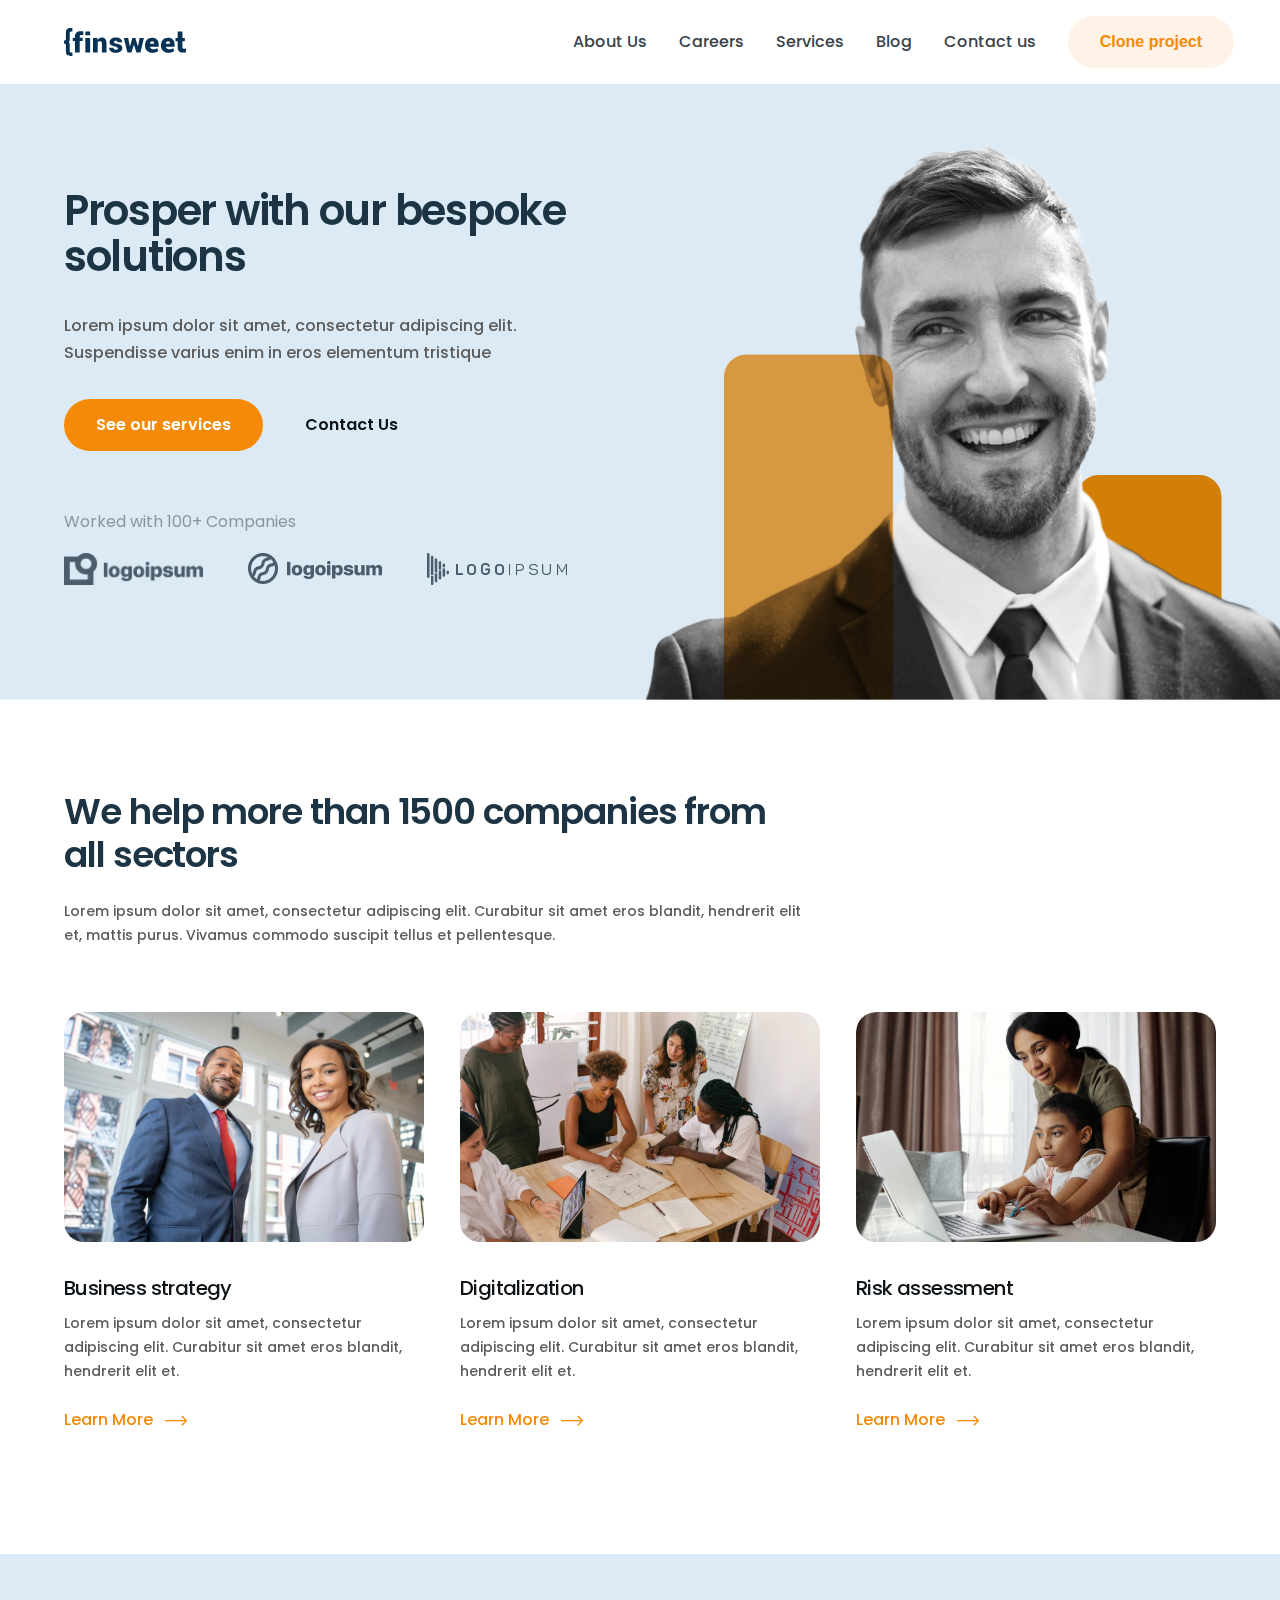
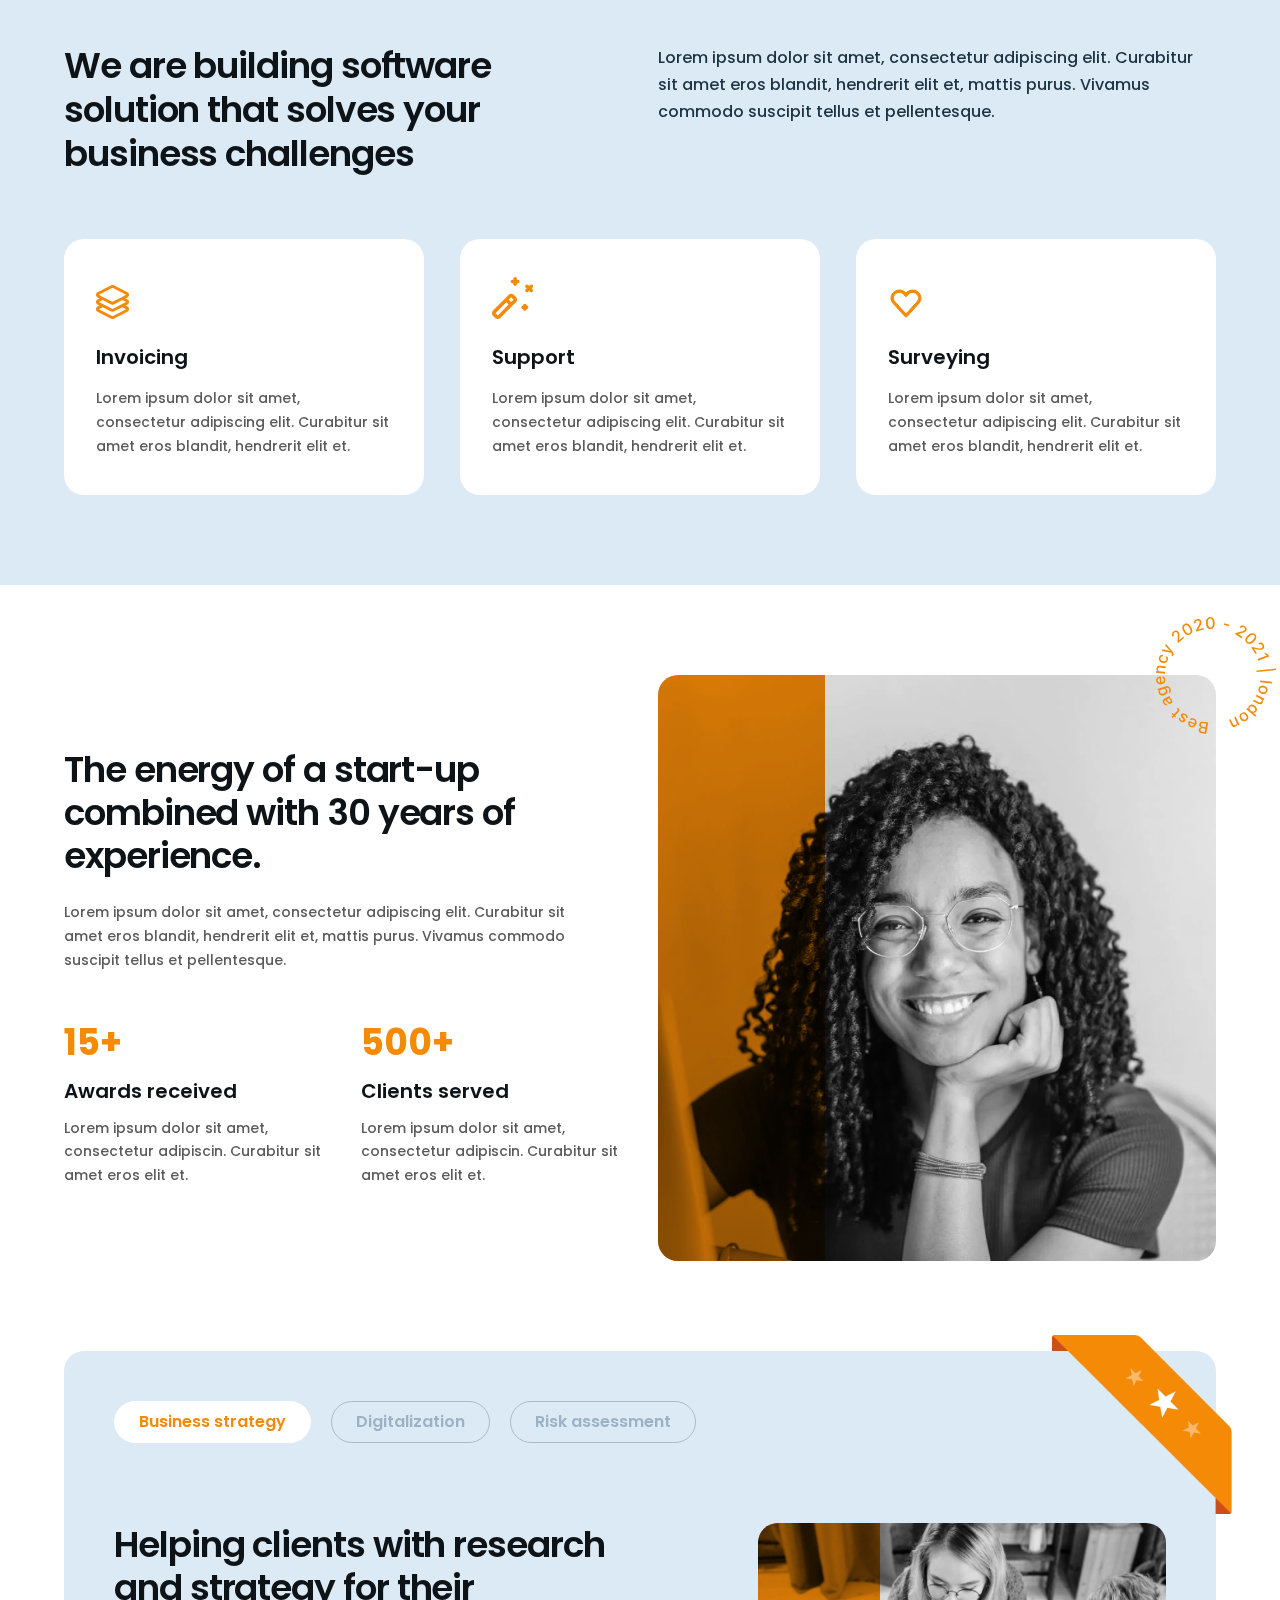
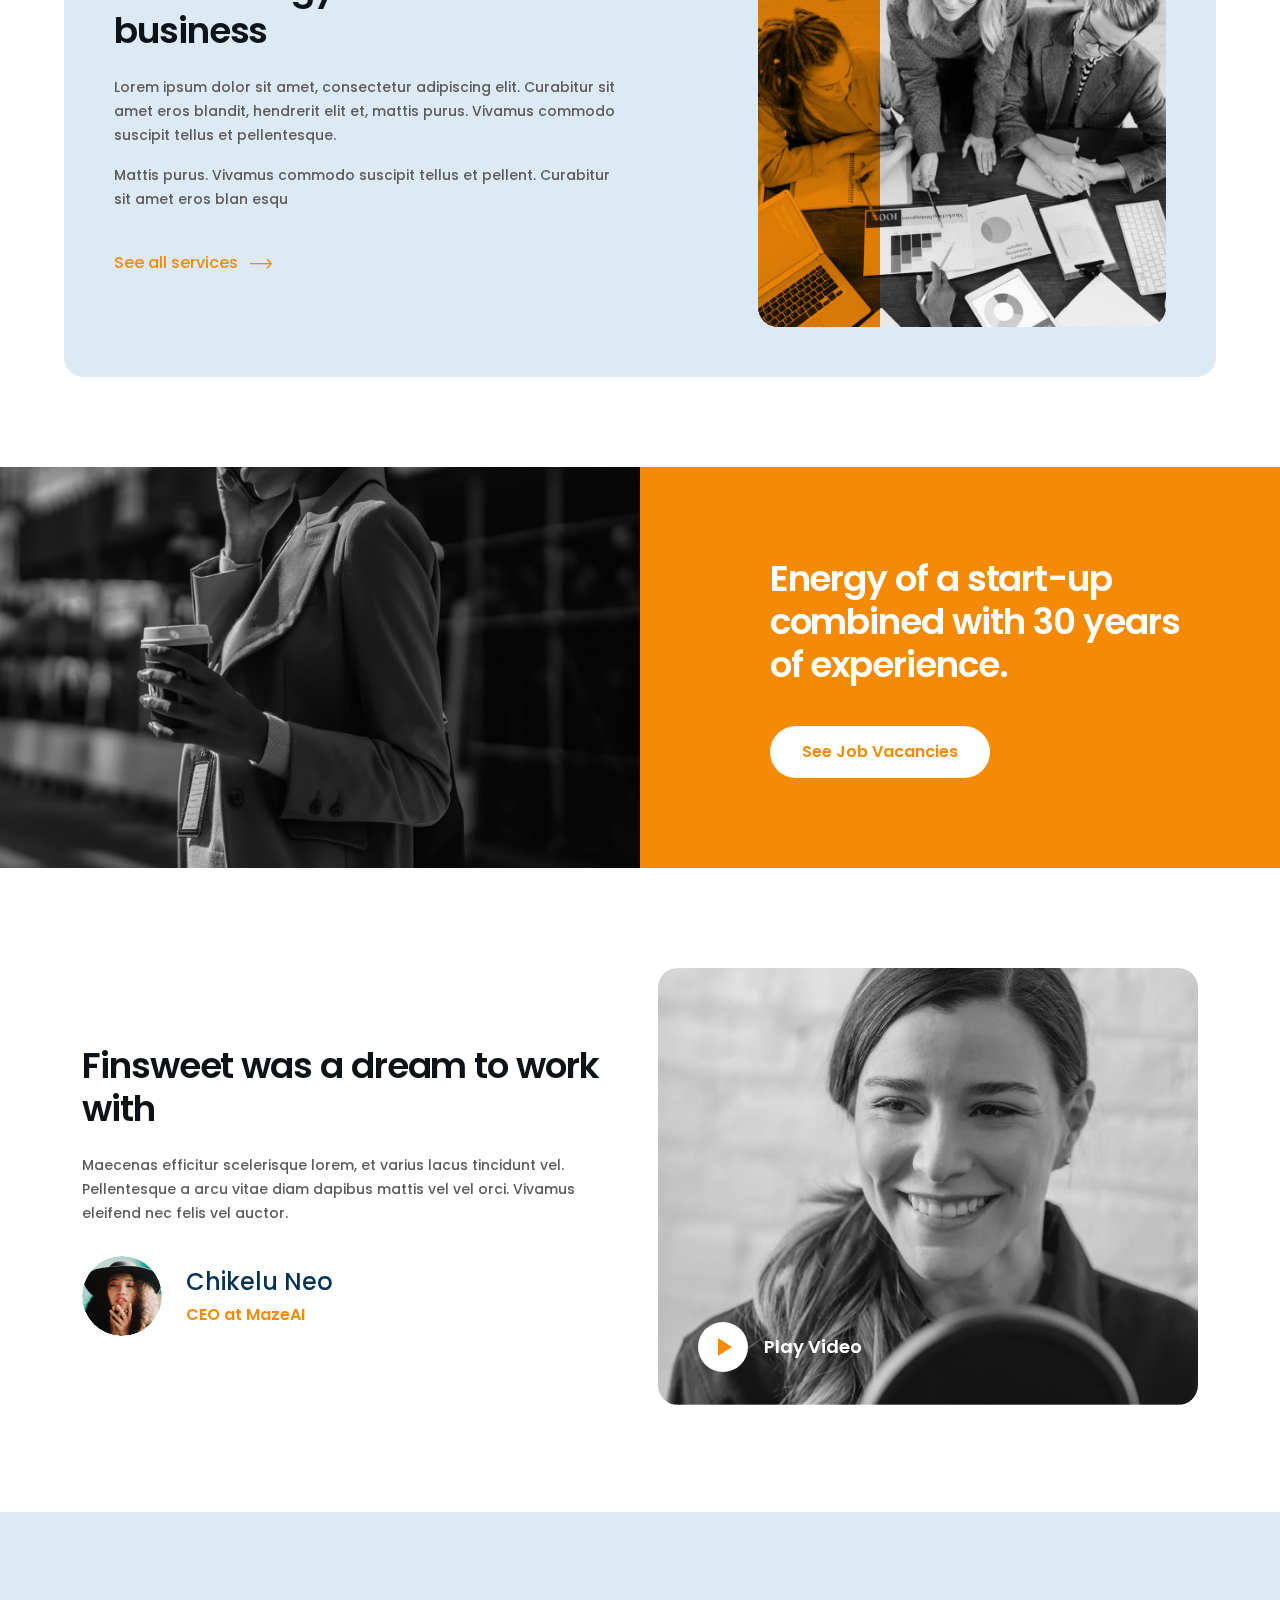
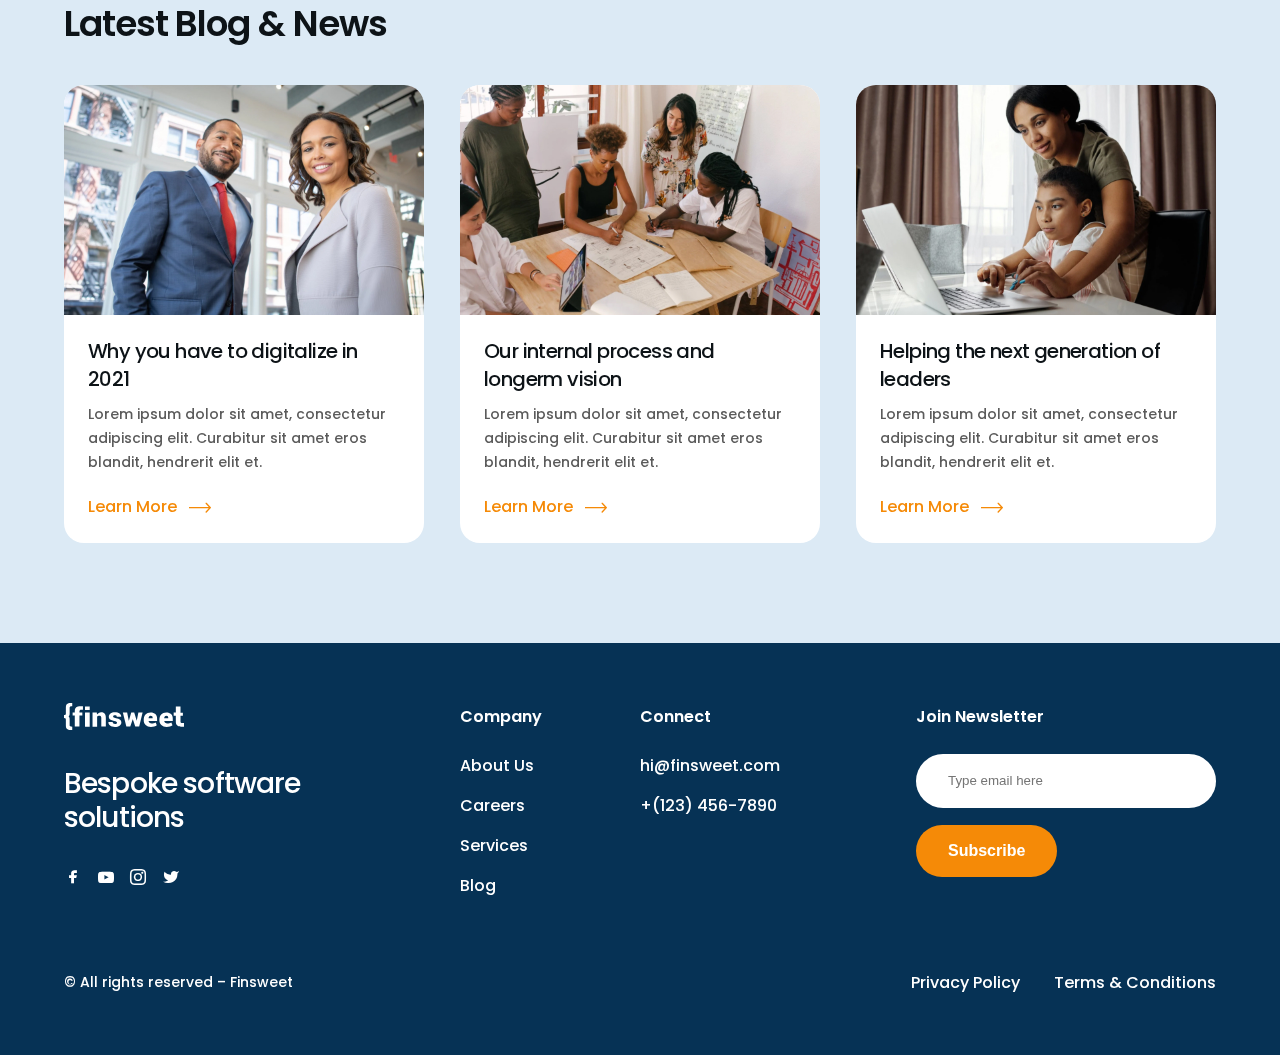
<file: index.html>
<!doctype html>
<html lang="en">
<head>
    <meta charset="UTF-8">
    <meta name="viewport"
          content="width=device-width, user-scalable=no, initial-scale=1.0, maximum-scale=1.0, minimum-scale=1.0">
    <meta http-equiv="X-UA-Compatible" content="ie=edge">
    <link rel="icon" href="favicon.ico">
    <title>Finsweet</title>
    <link rel="stylesheet" href="css/styles.css">
</head>
<body>

<nav class="nav">
    <div class="container">
        <div class="nav-container grid">
            <div class="col col-1-3">
                <a href="index.html" class="nav-logo">
                    <img class="logo" src="img/logo.svg" alt="Agancy">
                </a>
            </div>

            <div class="col">
                <div class="nav-right">
                    <div class="nav-toggle">
                        <div class="close-icon">
                            <span></span>
                            <span></span>
                            <span></span>
                        </div>
                    </div>
                    <div class="nav-links">
                        <div class="nav-item">
                            <a href="about-us.html" class="nav-link">About Us</a>
                        </div>
                        <div class="nav-item">
                            <a href="careers.html" class="nav-link">Careers</a>
                        </div>
                        <div class="nav-item">
                            <a href="services.html" class="nav-link">Services</a>
                        </div>
                        <div class="nav-item">
                            <a href="blog.html" class="nav-link">Blog</a>
                        </div>
                        <div class="nav-item">
                            <a href="contacts.html" class="nav-link">Contact us</a>
                        </div>
                        <div class="nav-item">
                            <button class="btn btn-secondary">Clone project</button>
                        </div>
                    </div>
                </div>
            </div>
        </div>
    </div>
</nav>

<div class="main">

    <header class="main-header section-header header bg-blue">
        
        <div class="header-container container">
            <div class="grid">                
                <div class="col col-1-2 col-sm-1-1 header-description">
                    <div class="header-content">

                        <h1 class="h1">
                            Prosper with our bespoke solutions
                        </h1>

                        <p class="h5 header-subtitle subtitle">
                            Lorem ipsum dolor sit amet, consectetur adipiscing elit. Suspendisse varius enim in eros elementum tristique
                        </p>

                        <div class="btn-container flex">
                            <a href="services.html" class="btn btn-primary">See our services</a>

                            <a href="contacts.html" class="btn-link">Contact Us</a>
                        </div>

                        <div class="clients">
                            <p class="h5">Worked with 100+ Companies</p>

                            <div class="flex clients-logo-wrapper">
                                <div class="clients-logo">
                                    <img src="img/main/logo-1.png" alt="">
                                </div>
                                <div class="clients-logo">
                                    <img src="img/main/logo-2.png" alt="">
                                </div>
                                <div class="clients-logo">
                                    <img src="img/main/logo-3.png" alt="">
                                </div>
                            </div>
                        </div>

                    </div>
                </div>

                <div class="col col-1-2 col-sm-1-1">
                    <div class="header-img"></div>
                </div>
            </div>
            
        </div>

    </header>

    <section class="main-help section-block">

        <div class="container">
            <div class="main-section-header">
                <h2 class="h2">
                    We help more than 1500 companies from all sectors
                </h2>
                <div class="text">
                    <p>
                        Lorem ipsum dolor sit amet, consectetur adipiscing elit. Curabitur sit amet eros blandit, hendrerit elit et, mattis purus. Vivamus commodo suscipit tellus et pellentesque.
                    </p>
                </div>
            </div>
        </div>

        <!-- Grid Items -->
        <div class="container">
            <div class="cards bg-light">            
                <div class="cards-items grid">
                    <!-- cards-item -->
                    <div class="col col-1-3 col-sm-1-1">
                        <a href="blog-post.html" class="cards-item">
                            <div class="cards-item-img">
                                <img src="img/news/news-item-1.jpg" alt="Business strategy">
                            </div>

                            <div class="cards-item-content">
                                <h4 class="h4">
                                    Business strategy
                                </h4>
                                <p>Lorem ipsum dolor sit amet, consectetur adipiscing elit. Curabitur sit amet eros blandit, hendrerit elit et.</p>

                                <div class="learn-more">
                                    <span>Learn More</span>
                                </div>
                            </div>
                        </a>
                    </div>
                    <!-- cards-item -->
                    <div class="col col-1-3 col-sm-1-1">
                        <a href="blog-post.html" class="cards-item">
                            <div class="cards-item-img">
                                <img src="img/news/news-item-2.jpg" alt="Digitalization">
                            </div>

                            <div class="cards-item-content">
                                <h4 class="h4">
                                    Digitalization
                                </h4>
                                <p>Lorem ipsum dolor sit amet, consectetur adipiscing elit. Curabitur sit amet eros blandit, hendrerit elit et.</p>

                                <div class="learn-more">
                                    <span>Learn More</span>
                                </div>
                            </div>
                        </a>
                    </div>
                    <!-- cards-item -->
                    <div class="col col-1-3 col-sm-1-1">
                        <a href="blog-post.html" class="cards-item">
                            <div class="cards-item-img">
                                <img src="img/news/news-item-3.jpg" alt="Helping the next generation of leaders">
                            </div>

                            <div class="cards-item-content">
                                <h4 class="h4">
                                    Risk assessment
                                </h4>
                                <p>Lorem ipsum dolor sit amet, consectetur adipiscing elit. Curabitur sit amet eros blandit, hendrerit elit et.</p>

                                <div class="learn-more">
                                    <span>Learn More</span>
                                </div>
                            </div>
                        </a>
                    </div>
                </div>
            </div>
        </div> 
    </section>

    <section class="main-solutions bg-blue">
        <div class="container">
            <div class="grid">
                <div class="col col-1-2 col-sm-1-1">
                    <h3 class="h3">
                        We are building software solution that solves your business challenges
                    </h3>
                </div>
                <div class="col col-1-2 col-sm-1-1">
                    <h5 class="h5">
                        Lorem ipsum dolor sit amet, consectetur adipiscing elit. Curabitur sit amet eros blandit, hendrerit elit et, mattis purus. Vivamus commodo suscipit tellus et pellentesque.
                    </h5>
                </div>
            </div>
        </div>

        <div class="container">
            <div class="grid cards">
                <div class="col col-1-3 col-md-1-2 col-sm-1-1">
                    <div class="card">
                        <div class="card-content">
                            <div class="card-icon">
                                <img src="img/icons/icon-invoice.svg" alt="">
                            </div>
                            <h4 class="h4">
                                Invoicing
                            </h4>
                            <p>
                                Lorem ipsum dolor sit amet, consectetur adipiscing elit. Curabitur sit amet eros blandit, hendrerit elit et.
                            </p>
                        </div>
                    </div>
                </div>

                <div class="col col-1-3 col-md-1-2 col-sm-1-1">
                    <div class="card">
                        <div class="card-content">
                            <div class="card-icon">
                                <img src="img/icons/icon-support.svg" alt="">
                            </div>
                            <h4 class="h4">
                                Support
                            </h4>
                            <p>
                                Lorem ipsum dolor sit amet, consectetur adipiscing elit. Curabitur sit amet eros blandit, hendrerit elit et.
                            </p>
                        </div>
                    </div>
                </div>

                <div class="col col-1-3 col-md-1-2 col-sm-1-1">
                    <div class="card">
                        <div class="card-content">
                            <div class="card-icon">
                                <img src="img/icons/icon-heart.svg" alt="">
                            </div>
                            <h4 class="h4">
                                Surveying
                            </h4>
                            <p>
                                Lorem ipsum dolor sit amet, consectetur adipiscing elit. Curabitur sit amet eros blandit, hendrerit elit et.
                            </p>
                        </div>
                    </div>
                </div>
            </div>
        </div>

    </section>

    <section class="main-about section-block">
        <div class="container">
            <div class="grid grid-md-reverse">
                <div class="col col-1-2 col-md-1-1">
                    <div class="wrapper">
                        <div class="content">

                            <h2 class="h2">
                                The energy of a start-up combined with 30 years of experience.
                            </h2>

                            <p>
                                Lorem ipsum dolor sit amet, consectetur adipiscing elit. Curabitur sit amet eros blandit, hendrerit elit et, mattis purus. Vivamus commodo suscipit tellus et pellentesque.
                            </p>

                            <div class="numbers">
                                <div class="grid">
                                    <!-- Numbers Item -->
                                    <div class="col col-1-2">
                                        <div class="numbers-item">
                                            <h3 class="h3">
                                                15+
                                            </h3>
                                            <h4 class="h4">
                                                Awards received
                                            </h4>
                                            <p>
                                                Lorem ipsum dolor sit amet, consectetur adipiscin. Curabitur sit amet eros elit et.
                                            </p>
                                        </div>
                                    </div>
                                    <!-- Numbers Item -->
                                    <div class="col col-1-2">
                                        <div class="numbers-item">
                                            <h3 class="h3">
                                                500+
                                            </h3>
                                            <h4 class="h4">
                                                Clients served
                                            </h4>
                                            <p>
                                                Lorem ipsum dolor sit amet, consectetur adipiscin. Curabitur sit amet eros elit et.
                                            </p>
                                        </div>
                                    </div>
                                </div>
                            </div>
                        </div>
                    </div>
                </div>
                
                <div class="col col-1-2 col-md-1-1">
                    <div class="media-wrapper media-wrapper-main">
                        <img src="img/main/main-2.jpg" alt="">
                    </div>
                </div>
            </div>
        </div>
    </section>

    <section class="main-services">
        <div class="container bg-blue">
            <div class="tabs">
                <div class="flex">
                    <div class="wrapper">
                        <div class="tabs">
                            <div class="tabs-title">
                                <div class="tab-title active">
                                    <div class="btn btn-small">
                                        Business strategy
                                    </div>
                                </div>
                                <div class="tab-title">
                                    <div class="btn btn-small">
                                        Digitalization
                                    </div>
                                </div>
                                <div class="tab-title">
                                    <div class="btn btn-small">
                                        Risk assessment
                                    </div>
                                </div>
                            </div>
                        </div>
                    </div>
                </div>
                <div class="grid">
                    <div class="col col-1-2 col-md-1-1">
                        <div class="wrapper">
                            <div class="tabs-content">
                                <div class="tab-content">
                                    <div class="content">
                                        <h2 class="h2">
                                            Helping clients with research and strategy for their business
                                        </h2>

                                        <div class="text">
                                            <p>
                                                Lorem ipsum dolor sit amet, consectetur adipiscing elit. Curabitur sit amet eros blandit, hendrerit elit et, mattis purus. Vivamus commodo suscipit tellus et pellentesque.
                                            </p>
                                            <p>
                                                Mattis purus. Vivamus commodo suscipit tellus et pellent. Curabitur sit amet eros blan esqu
                                            </p>
                                        </div>

                                        <div class="services-all">
                                            <a href="services.html" class="learn-more">
                                                See all services
                                            </a>
                                        </div>
                                    </div>
                                </div>
                            </div>
                        </div>
                    </div>
                    
                    <div class="col col-1-2 col-md-1-1">
                        <div class="main-services-img">
                            <div class="media-wrapper media-wrapper-main">
                                <img src="img/main/main-services.jpg" alt="">
                            </div>
                        </div>
                    </div>
                </div>
            </div>
        </div>
    </section>

    <section class="main-job">
        <div class="container">
            <div class="grid">
                <div class="col col-1-2 col-sm-1-1 main-job-bg">
                    <div class="img"></div>
                </div>
                <div class="col col-1-2  col-sm-1-1">
                    <div class="content">
                        <h3 class="h2">
                            Energy of a start-up combined with 30 years of experience.
                        </h3>

                        <a href="careers.html" class="btn btn-white">
                            See Job Vacancies
                        </a>
                    </div>
                </div>
            </div>
        </div>
    </section>

</div>

<section class="testimonial">
    <div class="container flex">
        <div class="col col-1-2 col-md-1-1">
            <div class="wrapper">
                <div class="content">
                    <h2 class="h2">Finsweet was a dream to work with</h2>
                    <p>Maecenas efficitur scelerisque lorem, et varius lacus tincidunt vel. Pellentesque a arcu vitae diam dapibus mattis vel vel orci. Vivamus eleifend nec felis vel auctor.</p>

                    <div class="author author-container flex">
                        <div class="author-img">
                            <img src="img/testimonial/author-avatar.jpg" alt="">
                        </div>
                        <div class="author-info">
                            <div class="author-info-wrapper">
                                <p class="h4 author-name">Chikelu Neo</p>
                                <p class="h5 author-position">CEO at MazeAI</p>
                            </div>
                        </div>
                    </div>
                </div>
            </div>
        </div>
        <div class="col col-1-2 col-md-1-1">
            <div class="media-wrapper">
                <div class="video">
                    <img src="img/services/services-block-6.jpg" alt="Chikelu Neo">
                    <div class="play-container">
                        <div class="play-icon"></div>
                        <span class="play-text">Play Video</span>
                    </div>
                </div>
            </div>
        </div>
    </div>
</section>

<section class="news cards">
    <div class="container">
        <h3 class="h2">Latest Blog & News</h3>

        <div class="cards-items grid">
            <!-- news-item -->
            <div class="col col-1-3 col-md-1-2 col-sm-1-1">
                <a href="blog-post.html" class="cards-item">
                    <div class="cards-item-img">
                        <img src="img/news/news-item-1.jpg" alt="Why you have to digitalize in 2021">
                    </div>

                    <div class="cards-item-content">
                        <h4 class="h4">Why you have to digitalize in 2021</h4>
                        <p>Lorem ipsum dolor sit amet, consectetur adipiscing elit. Curabitur sit amet eros blandit, hendrerit elit et.</p>

                        <div class="learn-more">
                            <span>Learn More</span>
                        </div>
                    </div>
                </a>
            </div>
            <!-- news-item -->
            <div class="col col-1-3 col-md-1-2 col-sm-1-1">
                <a href="blog-post.html" class="cards-item">
                    <div class="cards-item-img">
                        <img src="img/news/news-item-2.jpg" alt="Our internal process and longerm vision">
                    </div>

                    <div class="cards-item-content">
                        <h4 class="h4">Our internal process and longerm vision</h4>
                        <p>Lorem ipsum dolor sit amet, consectetur adipiscing elit. Curabitur sit amet eros blandit, hendrerit elit et.</p>

                        <div class="learn-more">
                            <span>Learn More</span>
                        </div>
                    </div>
                </a>
            </div>
            <!-- news-item -->
            <div class="col col-1-3 col-md-1-2 col-sm-1-1">
                <a href="blog-post.html" class="cards-item">
                    <div class="cards-item-img">
                        <img src="img/news/news-item-3.jpg" alt="Helping the next generation of leaders">
                    </div>

                    <div class="cards-item-content">
                        <h4 class="h4">Helping the next generation of leaders</h4>
                        <p>Lorem ipsum dolor sit amet, consectetur adipiscing elit. Curabitur sit amet eros blandit, hendrerit elit et.</p>

                        <div class="learn-more">
                            <span>Learn More</span>
                        </div>
                    </div>
                </a>
            </div>
        </div>
    </div>
</section>

<footer class="footer">
    <div class="container">

        <div class="footer-content grid">
            <!-- Logo -->
            <div class="col col-1-3 col-sm-1-2">
                <div class="footer-logo">
                    <img src="img/logo-white.svg" alt="">
                </div>
                <div class="footer-title">
                    <h3 class="h3">
                        Bespoke software solutions
                    </h3>
                    <div class="social-links">
                        <a href="#" class="social-link">
                            <span class="icon-facebook"></span>
                        </a>
                        <a href="#" class="social-link">
                            <span class="icon-youtube"></span>
                        </a>
                        <a href="#" class="social-link">
                            <span class="icon-instagram"></span>
                        </a>
                        <a href="#" class="social-link">
                            <span class="icon-twitter"></span>
                        </a>
                    </div>
                </div>
            </div>
            <!-- Nav -->
            <div class="col col-1-3 col-sm-1-2">
                <div class="footer-nav flex">
                    <div class="col col-1-2 col-sm-1-1 footer-nav-list">
                        <h5 class="h5">
                            Company
                        </h5>
                        <a href="about-us.html" class="footer-nav-link">
                            About Us
                        </a>
                        <a href="careers.html" class="footer-nav-link">
                            Careers
                        </a>
                        <a href="services.html" class="footer-nav-link">
                            Services
                        </a>
                        <a href="blog.html" class="footer-nav-link">
                            Blog
                        </a>
                    </div>
                    <div class="col col-1-2 col-sm-1-1 footer-nav-list">
                        <h5 class="h5">
                            Connect
                        </h5>
                        <a href="mailto:hi@finsweet.com" class="footer-nav-link">
                            hi@finsweet.com
                        </a>
                        <a href="tel:+1234567890" class="footer-nav-link">
                            +(123) 456-7890
                        </a>
                    </div>
                </div>
            </div>
            <!-- Newsletter -->
            <div class="col col-1-3 col-sm-1-1">
                <form class="footer-form">
                    <h5 class="h5">
                        Join Newsletter
                    </h5>

                    <input type="email" placeholder="Type email here">

                    <button type="submit" class="btn btn-primary">Subscribe</button>
                </form>
            </div>
        </div>
        <!-- Footer Copyright -->
        <div class="footer-bottom grid">
            <div class="col col-1-2 col-sm-1-1">
                <div class="footer-copyright">
                    <p>© All rights reserved – Finsweet</p>
                </div>
            </div>

            <div class="col col-1-2 col-sm-1-1">
                <div class="footer-bottom-nav">
                    <a href="privacy-policy.html" class="footer-bottom-link">
                        Privacy Policy
                    </a>
                    <a href="terms.html" class="footer-bottom-link">
                        Terms & Conditions
                    </a>
                </div>
            </div>
        </div>
    </div>
</footer>


<!-- JS Libs-->
<!-- JS Custom -->
<script src="js/app.js"></script>


</body>
</html>
</file>
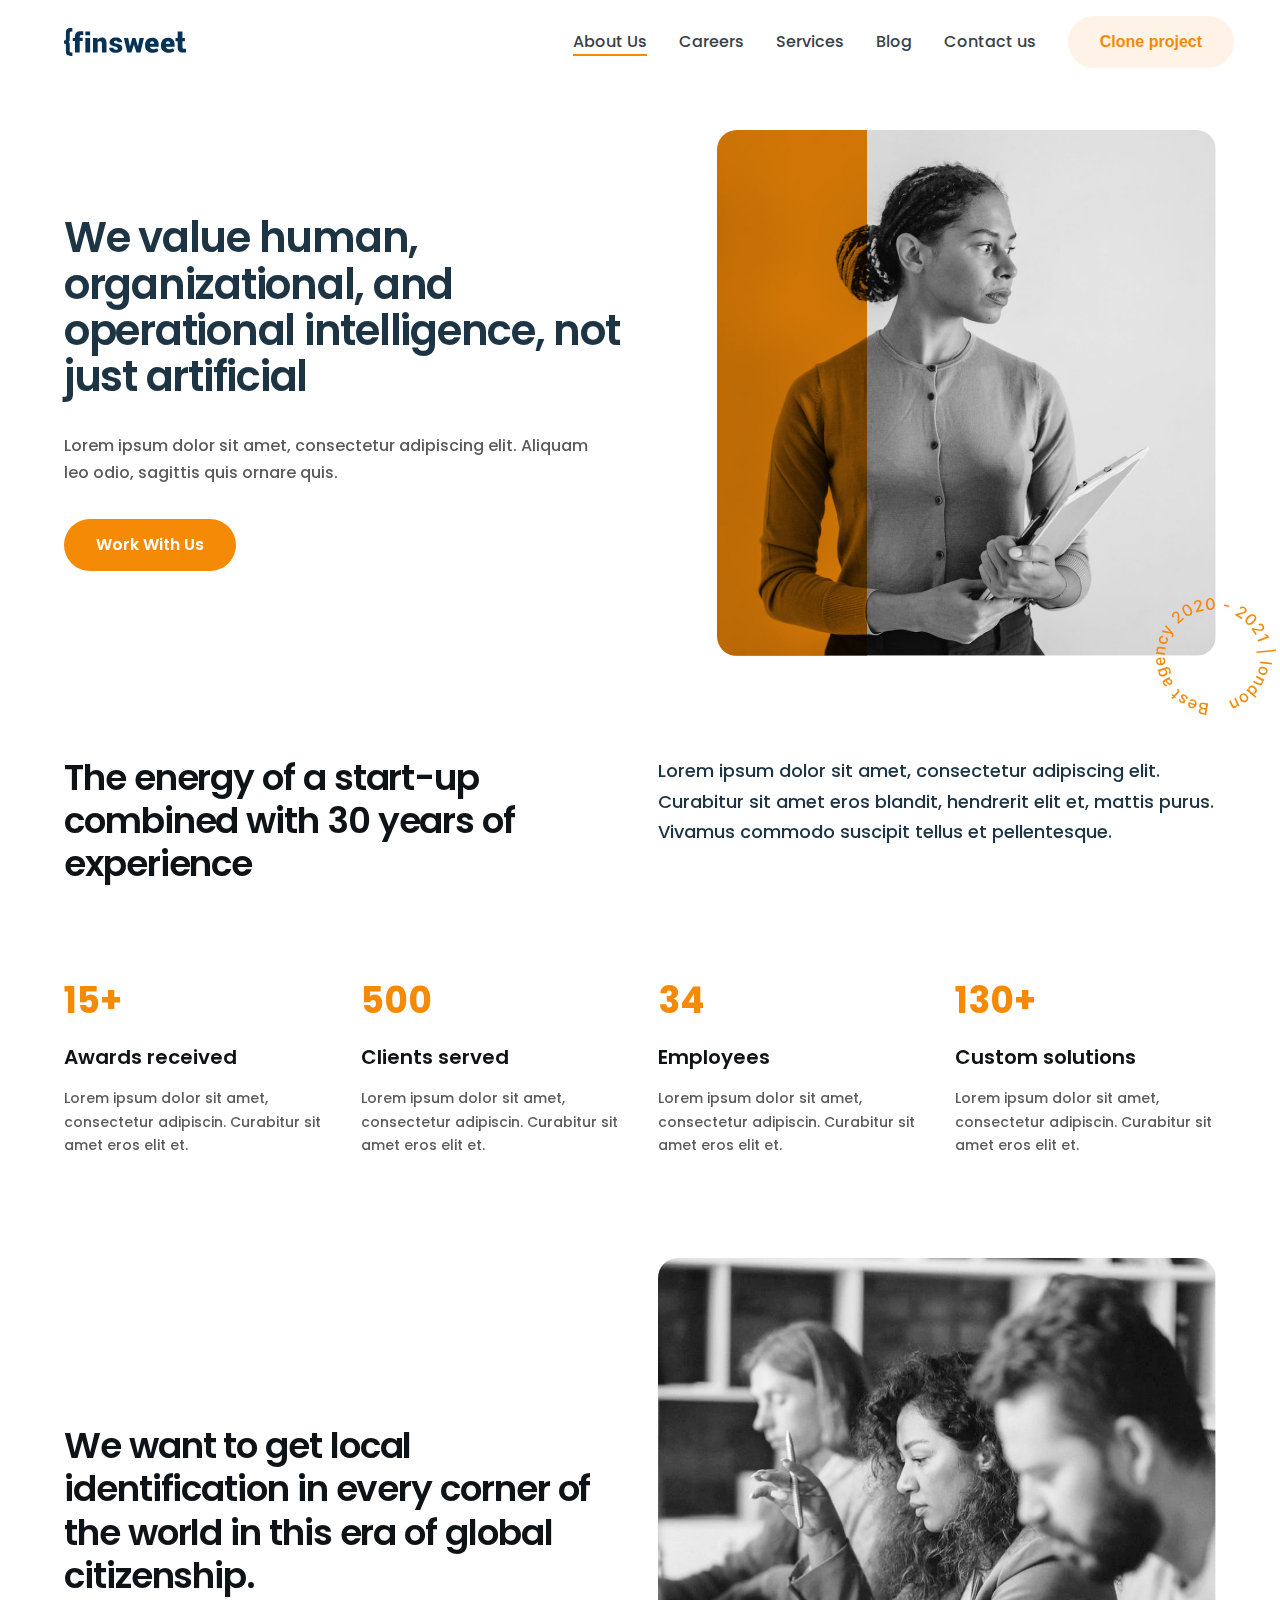
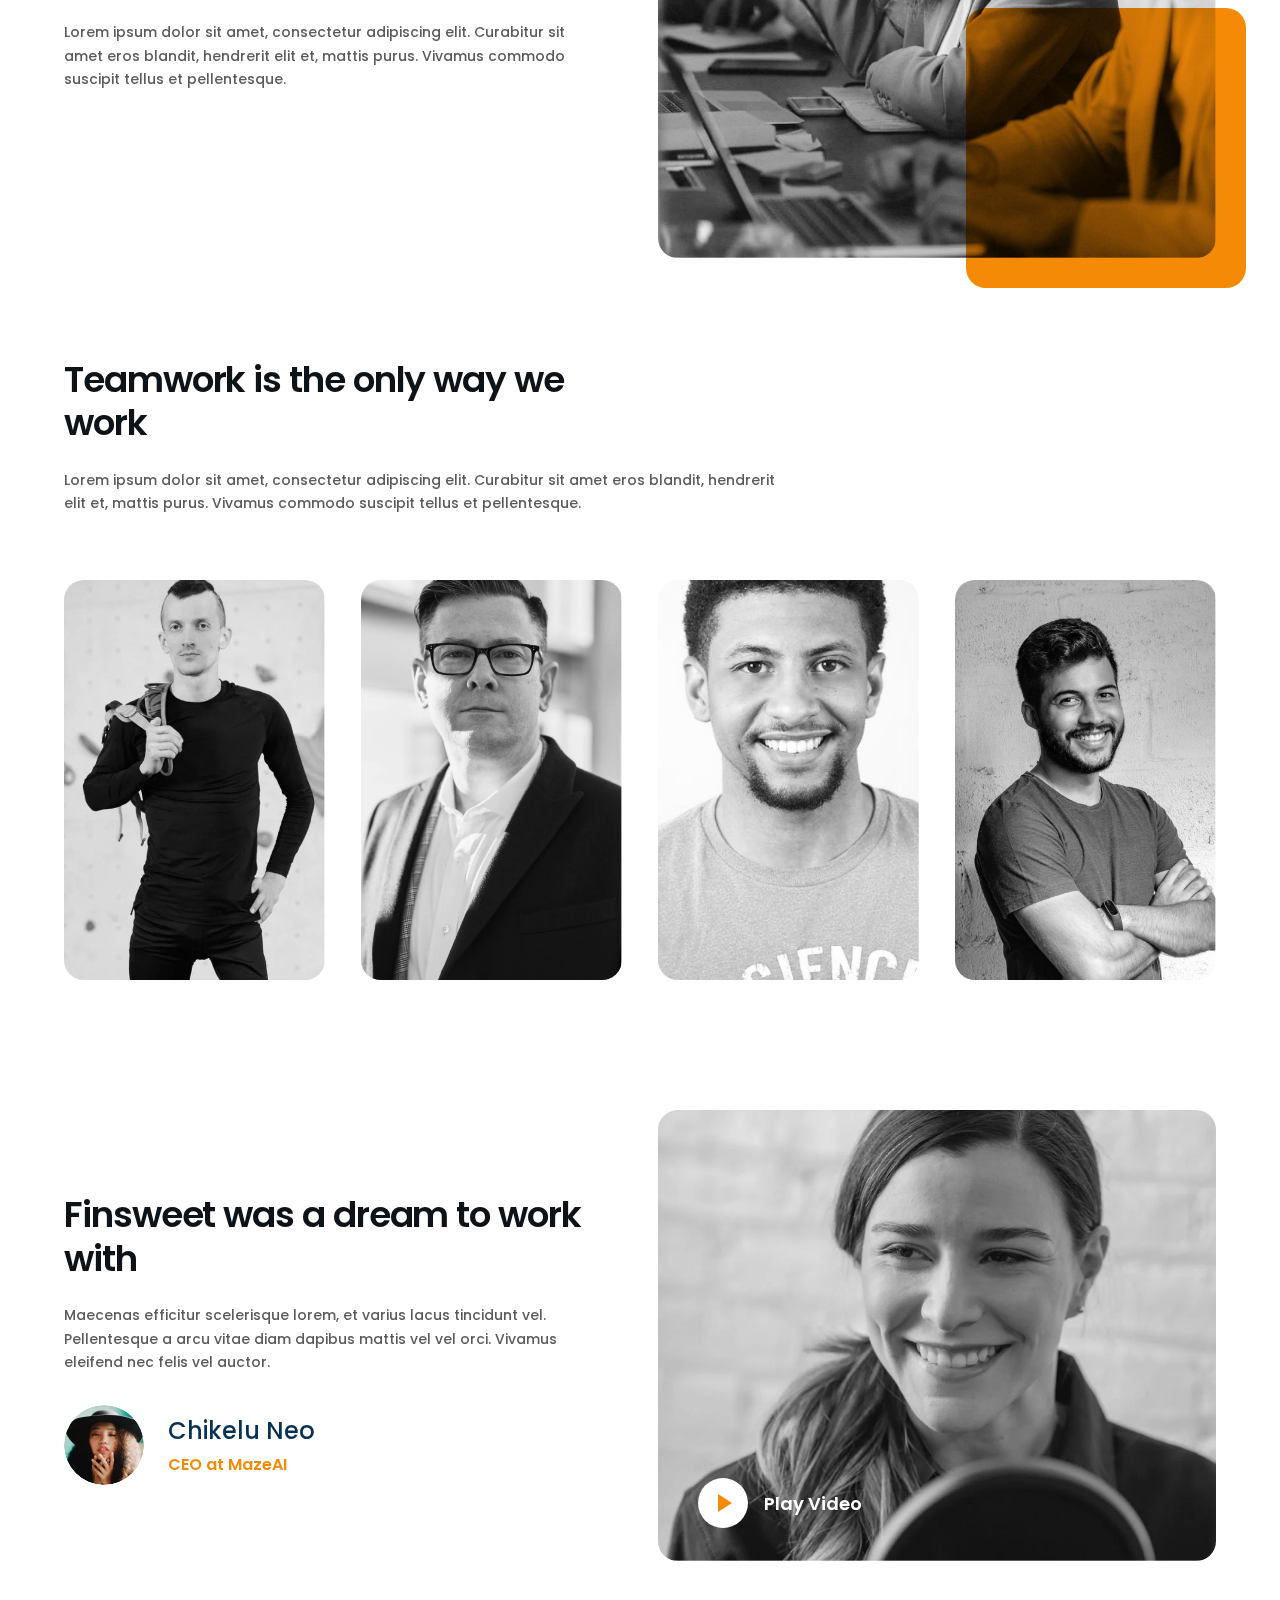
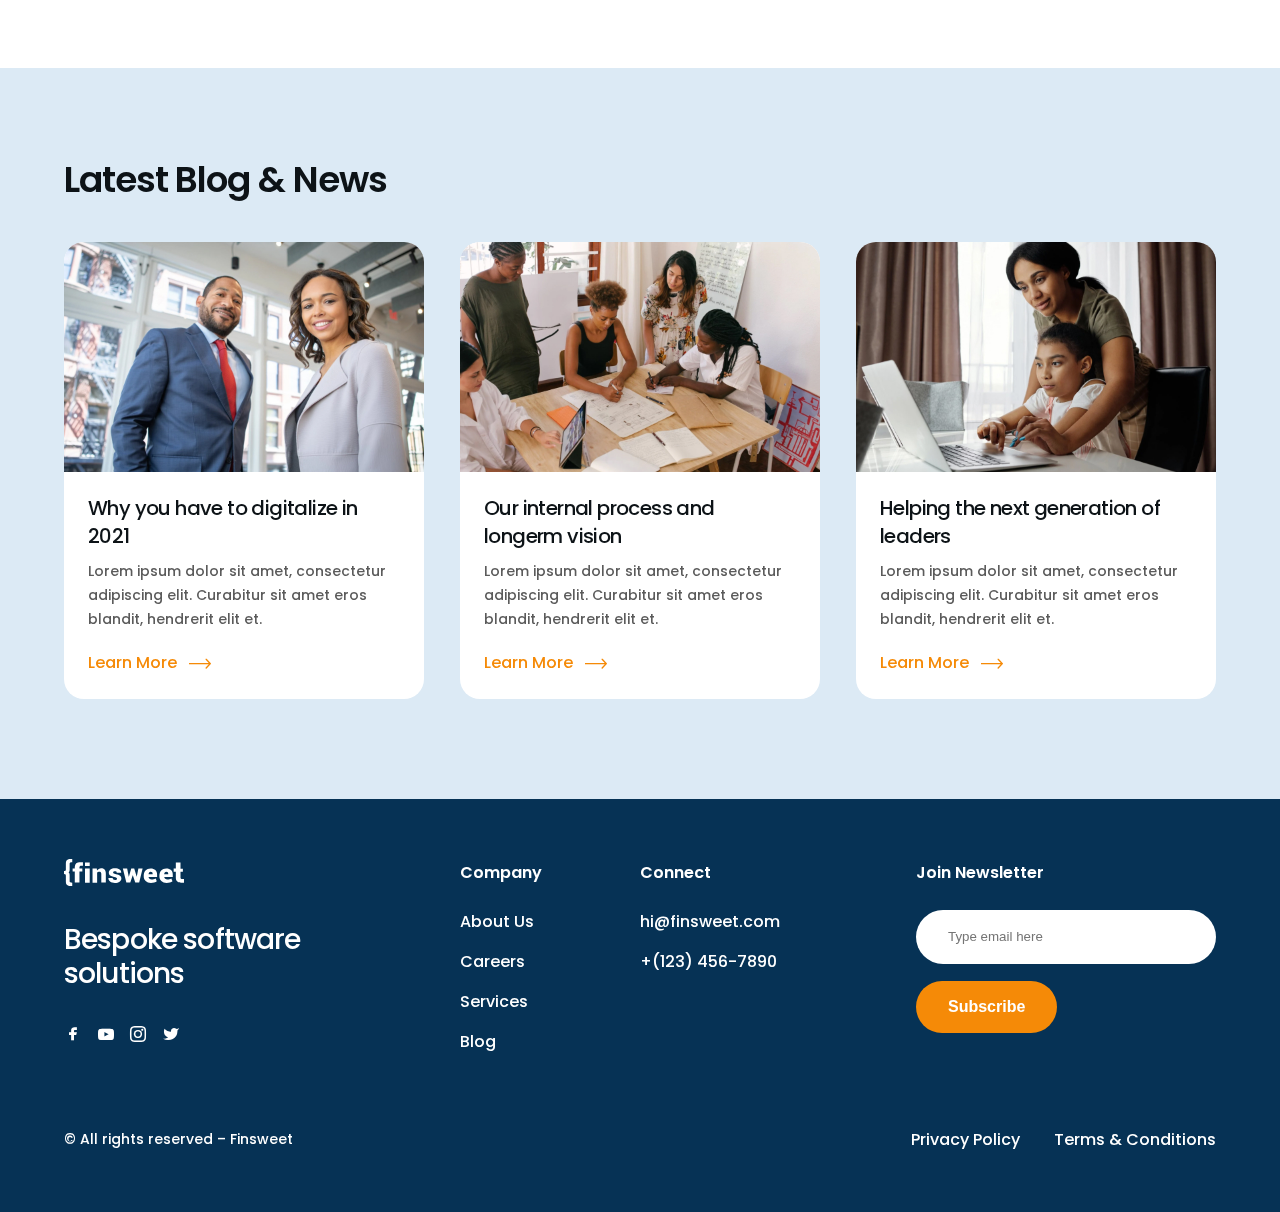
<file: about-us.html>
<!doctype html>
<html lang="en">
<head>
    <meta charset="UTF-8">
    <meta name="viewport"
          content="width=device-width, user-scalable=no, initial-scale=1.0, maximum-scale=1.0, minimum-scale=1.0">
    <meta http-equiv="X-UA-Compatible" content="ie=edge">
    <link rel="icon" href="favicon.ico">
    <title>About Us</title>
    <link rel="stylesheet" href="css/styles.css">
</head>
<body>

<nav class="nav">
    <div class="container">
        <div class="nav-container grid">
            <div class="col col-1-3">
                <a href="index.html" class="nav-logo">
                    <img class="logo" src="img/logo.svg" alt="Agancy">
                </a>
            </div>

            <div class="col">
                <div class="nav-right">
                    <div class="nav-toggle">
                        <div class="close-icon">
                            <span></span>
                            <span></span>
                            <span></span>
                        </div>
                    </div>
                    <div class="nav-links">
                        <div class="nav-item active">
                            <a href="about-us.html" class="nav-link">About Us</a>
                        </div>
                        <div class="nav-item">
                            <a href="careers.html" class="nav-link">Careers</a>
                        </div>
                        <div class="nav-item">
                            <a href="services.html" class="nav-link">Services</a>
                        </div>
                        <div class="nav-item">
                            <a href="blog.html" class="nav-link">Blog</a>
                        </div>
                        <div class="nav-item">
                            <a href="contacts.html" class="nav-link">Contact us</a>
                        </div>
                        <div class="nav-item">
                            <button class="btn btn-secondary">Clone project</button>
                        </div>
                    </div>
                </div>
            </div>
        </div>
    </div>
</nav>

<div class="about">

    <header class="header section-header section">
        
        <div class="header-container container">

            <div class="grid">

                <div class="col col-1-2 col-sm-1-1 header-description">
                    <div class="header-content">
                        <h1 class="h1">We value human, organizational, and operational intelligence, not just artificial</h1>

                        <p class="h5 header-subtitle subtitle">Lorem ipsum dolor sit amet, consectetur adipiscing elit. Aliquam leo odio, sagittis quis ornare quis.</p>

                        <a href="#" class="btn btn-primary">Work With Us</a>
                    </div>
                </div>

                <div class="col col-1-2 col-sm-1-1">
                    <div class="media-wrapper">
                        <img class="services-img" src="img/about/about-header.jpg" alt="We serve clients with ground breaking solutions">
                    </div>
                </div>

            </div>
        </div>
    </header>

    <section class="about-us section">

        <div class="container about-us-header">
            <div class="grid">
                <div class="col col-1-2 col-sm-1-1">
                    <h2 class="h2">
                        The energy of a start-up combined with 30 years of experience
                    </h2>
                </div>
                <div class="col col-1-2 col-sm-1-1">
                    <p class="text">
                        Lorem ipsum dolor sit amet, consectetur adipiscing elit. Curabitur sit amet eros blandit, hendrerit elit et, mattis purus. Vivamus commodo suscipit tellus et pellentesque.
                    </p>
                </div>
            </div>
        </div>

        <div class="container about-us-numbers numbers">
            <div class="grid">
                <!-- Numbers Item -->
                <div class="col col-1-4 col-md-1-2">
                    <div class="numbers-item">
                        <h3 class="h3">
                            15+
                        </h3>
                        <h4 class="h4">
                            Awards received
                        </h4>
                        <p>
                            Lorem ipsum dolor sit amet, consectetur adipiscin. Curabitur sit amet eros elit et.
                        </p>
                    </div>
                </div>
                <!-- Numbers Item -->
                <div class="col col-1-4 col-md-1-2">
                    <div class="numbers-item">
                        <h3 class="h3">
                            500
                        </h3>
                        <h4 class="h4">
                            Clients served
                        </h4>
                        <p>
                            Lorem ipsum dolor sit amet, consectetur adipiscin. Curabitur sit amet eros elit et.
                        </p>
                    </div>
                </div>
                <!-- Numbers Item -->
                <div class="col col-1-4 col-md-1-2">
                    <div class="numbers-item">
                        <h3 class="h3">
                            34
                        </h3>
                        <h4 class="h4">
                            Employees
                        </h4>
                        <p>
                            Lorem ipsum dolor sit amet, consectetur adipiscin. Curabitur sit amet eros elit et.
                        </p>
                    </div>
                </div>
                <!-- Numbers Item -->
                <div class="col col-1-4 col-md-1-2">
                    <div class="numbers-item">
                        <h3 class="h3">
                            130+
                        </h3>
                        <h4 class="h4">
                            Custom solutions
                        </h4>
                        <p>
                            Lorem ipsum dolor sit amet, consectetur adipiscin. Curabitur sit amet eros elit et.
                        </p>
                    </div>
                </div>
            </div>
        </div>
    </section>

    <section class="about-local section-block">
        <div class="container">

            <div class="grid">
                <div class="col col-1-2 col-sm-1-1">
                    <div class="wrapper">
                        <div class="content">

                            <h2 class="h2">
                                We want to get local identification in every corner of the world in this era of global citizenship.
                            </h2>

                            <p>
                                Lorem ipsum dolor sit amet, consectetur adipiscing elit. Curabitur sit amet eros blandit, hendrerit elit et, mattis purus. Vivamus commodo suscipit tellus et pellentesque.
                            </p>

                        </div>
                    </div>
                </div>   
                
                <div class="col col-1-2 col-sm-1-1">
                    <div class="media-wrapper">
                        <img src="img/about/about-1.jpg" alt="Smart Contract">
                    </div>
                </div>
            </div>
            
        </div>
    </section>

    <section class="about-team section">
        <div class="container">
            <div class="about-team-header">
                <h2 class="h2">
                    Teamwork is the only way we work
                </h2>
                <div class="text">
                    <p>
                        Lorem ipsum dolor sit amet, consectetur adipiscing elit. Curabitur sit amet eros blandit, hendrerit elit et, mattis purus. Vivamus commodo suscipit tellus et pellentesque.
                    </p>
                </div>
            </div>
        </div>
        <div class="container">
            <div class="grid">
                <!-- Team Member -->
                <div class="col col-1-4 col-md-1-2">
                    <div class="team-item">

                        <div class="team-item-img">
                            <img src="img/about/about-team-1.jpg" alt="">
                        </div>

                        <div class="team-item-description">
                            <p class="h6 position">Support Assist</p>
                            <p class="h4 name">Selby Stuart</p>
                            <p class="text">Lorem ipsum dolor sit amet, consectetur adipiscing elit. Curabitur sit amet eros.</p>
                        </div>

                    </div>
                </div>
                <!-- Team Member -->
                <div class="col col-1-4 col-md-1-2">
                    <div class="team-item">

                        <div class="team-item-img">
                            <img src="img/about/about-team-2.jpg" alt="">
                        </div>

                        <div class="team-item-description">
                            <p class="h6 position">Support Assist</p>
                            <p class="h4 name">Selby Stuart</p>
                            <p class="text">Lorem ipsum dolor sit amet, consectetur adipiscing elit. Curabitur sit amet eros.</p>
                        </div>

                    </div>
                </div>

                <!-- Team Member -->
                <div class="col col-1-4 col-md-1-2">
                    <div class="team-item">

                        <div class="team-item-img">
                            <img src="img/about/about-team-3.jpg" alt="">
                        </div>

                        <div class="team-item-description">
                            <p class="h6 position">Support Assist</p>
                            <p class="h4 name">Selby Stuart</p>
                            <p class="text">Lorem ipsum dolor sit amet, consectetur adipiscing elit. Curabitur sit amet eros.</p>
                        </div>

                    </div>
                </div>

                <!-- Team Member -->
                <div class="col col-1-4 col-md-1-2">
                    <div class="team-item">

                        <div class="team-item-img">
                            <img src="img/about/about-team-4.jpg" alt="">
                        </div>

                        <div class="team-item-description">
                            <p class="h6 position">Support Assist</p>
                            <p class="h4 name">Selby Stuart</p>
                            <p class="text">Lorem ipsum dolor sit amet, consectetur adipiscing elit. Curabitur sit amet eros.</p>
                        </div>

                    </div>
                </div>
            </div>
        </div>
    </section>
</div>

<section class="testimonial">
    <div class="container">
        <div class="grid">
            <div class="col col-1-2 col-md-1-1">
                <div class="wrapper">
                    <div class="content">
                        <h2 class="h2">Finsweet was a dream to work with</h2>
                        <p>Maecenas efficitur scelerisque lorem, et varius lacus tincidunt vel. Pellentesque a arcu vitae diam dapibus mattis vel vel orci. Vivamus eleifend nec felis vel auctor.</p>

                        <div class="author author-container flex">
                            <div class="author-img">
                                <img src="img/testimonial/author-avatar.jpg" alt="">
                            </div>
                            <div class="author-info">
                                <div class="author-info-wrapper">
                                    <p class="h4 author-name">Chikelu Neo</p>
                                    <p class="h5 author-position">CEO at MazeAI</p>
                                </div>
                            </div>
                        </div>
                    </div>
                </div>
            </div>
            <div class="col col-1-2 col-md-1-1">
                <div class="media-wrapper">
                    <div class="video">
                        <img src="img/services/services-block-6.jpg" alt="Chikelu Neo">
                        <div class="play-container">
                            <div class="play-icon"></div>
                            <span class="play-text">Play Video</span>
                        </div>
                    </div>
                </div>
            </div>
        </div>
    </div>
</section>

<section class="news cards">
    <div class="container">
        <h3 class="h2">Latest Blog & News</h3>

        <div class="cards-items grid">
            <!-- news-item -->
            <div class="col col-1-3 col-md-1-2 col-sm-1-1">
                <a href="blog-post.html" class="cards-item">
                    <div class="cards-item-img">
                        <img src="img/news/news-item-1.jpg" alt="Why you have to digitalize in 2021">
                    </div>

                    <div class="cards-item-content">
                        <h4 class="h4">Why you have to digitalize in 2021</h4>
                        <p>Lorem ipsum dolor sit amet, consectetur adipiscing elit. Curabitur sit amet eros blandit, hendrerit elit et.</p>

                        <div class="learn-more">
                            <span>Learn More</span>
                        </div>
                    </div>
                </a>
            </div>
            <!-- news-item -->
            <div class="col col-1-3 col-md-1-2 col-sm-1-1">
                <a href="blog-post.html" class="cards-item">
                    <div class="cards-item-img">
                        <img src="img/news/news-item-2.jpg" alt="Our internal process and longerm vision">
                    </div>

                    <div class="cards-item-content">
                        <h4 class="h4">Our internal process and longerm vision</h4>
                        <p>Lorem ipsum dolor sit amet, consectetur adipiscing elit. Curabitur sit amet eros blandit, hendrerit elit et.</p>

                        <div class="learn-more">
                            <span>Learn More</span>
                        </div>
                    </div>
                </a>
            </div>
            <!-- news-item -->
            <div class="col col-1-3 col-md-1-2 col-sm-1-1">
                <a href="blog-post.html" class="cards-item">
                    <div class="cards-item-img">
                        <img src="img/news/news-item-3.jpg" alt="Helping the next generation of leaders">
                    </div>

                    <div class="cards-item-content">
                        <h4 class="h4">Helping the next generation of leaders</h4>
                        <p>Lorem ipsum dolor sit amet, consectetur adipiscing elit. Curabitur sit amet eros blandit, hendrerit elit et.</p>

                        <div class="learn-more">
                            <span>Learn More</span>
                        </div>
                    </div>
                </a>
            </div>
        </div>
    </div>
</section>

<footer class="footer">
    <div class="container">

        <div class="footer-content grid">
            <!-- Logo -->
            <div class="col col-1-3 col-sm-1-2">
                <div class="footer-logo">
                    <img src="img/logo-white.svg" alt="">
                </div>
                <div class="footer-title">
                    <h3 class="h3">
                        Bespoke software solutions
                    </h3>
                    <div class="social-links">
                        <a href="#" class="social-link">
                            <span class="icon-facebook"></span>
                        </a>
                        <a href="#" class="social-link">
                            <span class="icon-youtube"></span>
                        </a>
                        <a href="#" class="social-link">
                            <span class="icon-instagram"></span>
                        </a>
                        <a href="#" class="social-link">
                            <span class="icon-twitter"></span>
                        </a>
                    </div>
                </div>
            </div>
            <!-- Nav -->
            <div class="col col-1-3 col-sm-1-2">
                <div class="footer-nav flex">
                    <div class="col col-1-2 col-sm-1-1 footer-nav-list">
                        <h5 class="h5">
                            Company
                        </h5>
                        <a href="about-us.html" class="footer-nav-link">
                            About Us
                        </a>
                        <a href="careers.html" class="footer-nav-link">
                            Careers
                        </a>
                        <a href="services.html" class="footer-nav-link">
                            Services
                        </a>
                        <a href="blog.html" class="footer-nav-link">
                            Blog
                        </a>
                    </div>
                    <div class="col col-1-2 col-sm-1-1 footer-nav-list">
                        <h5 class="h5">
                            Connect
                        </h5>
                        <a href="mailto:hi@finsweet.com" class="footer-nav-link">
                            hi@finsweet.com
                        </a>
                        <a href="tel:+1234567890" class="footer-nav-link">
                            +(123) 456-7890
                        </a>
                    </div>
                </div>
            </div>
            <!-- Newsletter -->
            <div class="col col-1-3 col-sm-1-1">
                <form class="footer-form">
                    <h5 class="h5">
                        Join Newsletter
                    </h5>

                    <input type="email" placeholder="Type email here">

                    <button type="submit" class="btn btn-primary">Subscribe</button>
                </form>
            </div>
        </div>
        <!-- Footer Copyright -->
        <div class="footer-bottom grid">
            <div class="col col-1-2 col-sm-1-1">
                <div class="footer-copyright">
                    <p>© All rights reserved – Finsweet</p>
                </div>
            </div>

            <div class="col col-1-2 col-sm-1-1">
                <div class="footer-bottom-nav">
                    <a href="privacy-policy.html" class="footer-bottom-link">
                        Privacy Policy
                    </a>
                    <a href="terms.html" class="footer-bottom-link">
                        Terms & Conditions
                    </a>
                </div>
            </div>
        </div>
    </div>
</footer>

<!-- JS Libs-->
<!-- JS Custom -->
<script src="js/app.js"></script>


</body>
</html>
</file>
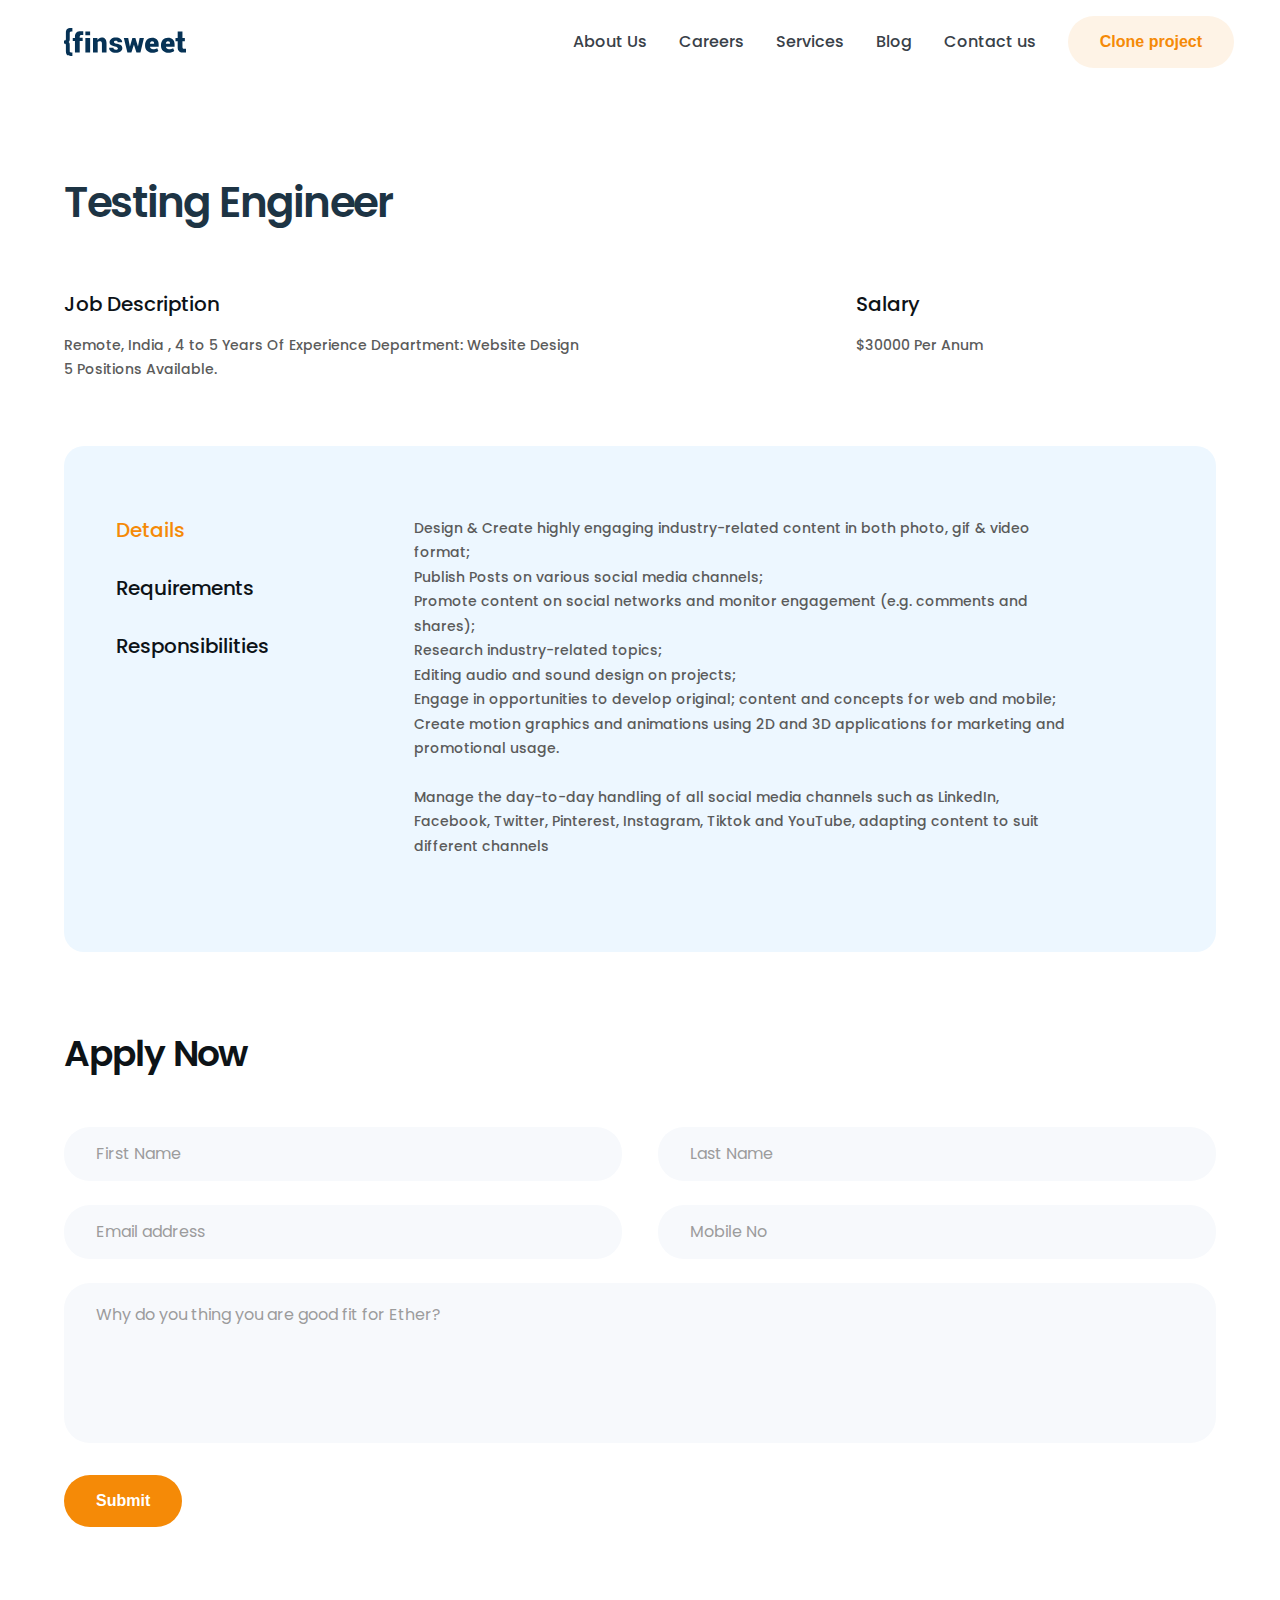
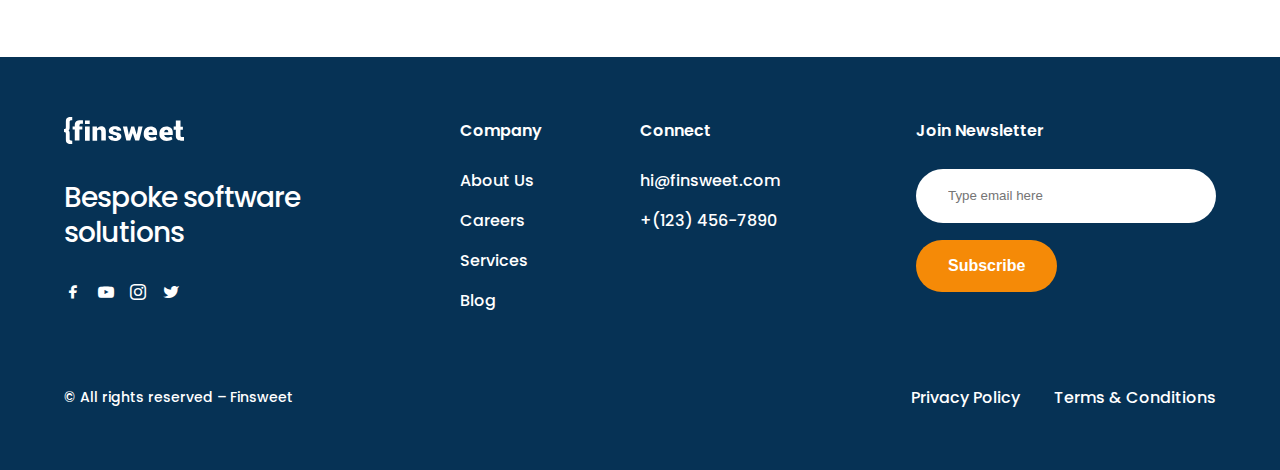
<file: apply-now.html>
<!doctype html>
<html lang="en">
<head>
    <meta charset="UTF-8">
    <meta name="viewport"
          content="width=device-width, user-scalable=no, initial-scale=1.0, maximum-scale=1.0, minimum-scale=1.0">
    <meta http-equiv="X-UA-Compatible" content="ie=edge">
    <link rel="icon" href="favicon.ico">
    <title>Apply Now</title>
    <link rel="stylesheet" href="css/styles.css">
</head>
<body>

<nav class="nav">
    <div class="container">
        <div class="nav-container grid">
            <div class="col col-1-3">
                <a href="index.html" class="nav-logo">
                    <img class="logo" src="img/logo.svg" alt="Agancy">
                </a>
            </div>

            <div class="col">
                <div class="nav-right">
                    <div class="nav-toggle">
                        <div class="close-icon">
                            <span></span>
                            <span></span>
                            <span></span>
                        </div>
                    </div>
                    <div class="nav-links">
                        <div class="nav-item">
                            <a href="about-us.html" class="nav-link">About Us</a>
                        </div>
                        <div class="nav-item">
                            <a href="careers.html" class="nav-link">Careers</a>
                        </div>
                        <div class="nav-item">
                            <a href="services.html" class="nav-link">Services</a>
                        </div>
                        <div class="nav-item">
                            <a href="blog.html" class="nav-link">Blog</a>
                        </div>
                        <div class="nav-item">
                            <a href="contacts.html" class="nav-link">Contact us</a>
                        </div>
                        <div class="nav-item">
                            <button class="btn btn-secondary">Clone project</button>
                        </div>
                    </div>
                </div>
            </div>
        </div>
    </div>
</nav>

<section class="apply">
    <div class="container apply-heading">
        <div class="position-title">
            <h1 class="h1">
                Testing Engineer
            </h1>
        </div>

        <div class="apply-info">
            <div class="grid">
                <div class="col col-2-3 col-sm-1-1 description">
                    <h4 class="h4">
                        Job Description
                    </h4>
                    <p>
                        Remote, India , 4 to 5 Years Of Experience Department: Website Design <br> 5 Positions Available.
                    </p>
                </div>

                <div class="col col-1-3 col-sm-1-1 salary">
                    <h4 class="h4">
                        Salary
                    </h4>
                    <p>
                        $30000 Per Anum 
                    </p>
                </div>
                
            </div>
        </div>
    </div>

    <div class="apply-details container">
        <div class="grid tabs-container">

            <div class="apply-details-tabs tabs col-1-3 col-sm-1-1">
                <div class="apply-details-tab-title tab-title active">
                    <h4 class="h4">
                        Details
                    </h4>
                </div>
                <div class="apply-details-tab-title tab-title">
                    <h4 class="h4">
                        Requirements
                    </h4>
                </div>
                <div class="apply-details-tab-title tab-title">
                    <h4 class="h4">
                        Responsibilities
                    </h4>
                </div>
            </div>

            <div class="apply-details-tab-content tab-content col col-2-3 col-sm-1-1">
                <p>
                    Design & Create highly engaging industry-related content in both photo, gif & video format;<br>
                    Publish Posts on various social media channels;<br>
                    Promote content on social networks and monitor engagement (e.g. comments and shares);<br>
                    Research industry-related topics;<br>
                    Editing audio and sound design on projects;<br>
                    Engage in opportunities to develop original; content and concepts for web and mobile;<br>
                    Create motion graphics and animations using 2D and 3D applications for marketing and promotional usage.
                </p>
                <p>
                    Manage the day-to-day handling of all social media channels such as LinkedIn, Facebook, Twitter, Pinterest, Instagram, Tiktok and YouTube, adapting content to suit different channels
                </p>
            </div>
        </div>        
    </div>

    <div class="container apply-form">
        <h2 class="h2">Apply Now</h2>
        <!-- Form -->          
        <form action="" class="form">
            <div class="flex grid">
                <div class="input-wrapper col col-1-2 col-sm-1-1">
                    <input type="text" class="input" placeholder="First Name">
                </div>
                <div class="input-wrapper col col-1-2 col-sm-1-1">
                    <input type="text" class="input" placeholder="Last Name">
                </div>
                <div class="input-wrapper col col-1-2 col-sm-1-1">
                    <input type="email" class="input" placeholder="Email address">
                </div>
                <div class="input-wrapper col col-1-2 col-sm-1-1">
                    <input type="tel" class="input" placeholder="Mobile No">
                </div>
            
                <div class="input-wrapper col col-1-1">
                    <textarea class="textarea" placeholder="Why do you thing you are good fit for Ether?" name="" id=""></textarea>
                </div>

            </div>

            <button type="submit" class="btn btn-primary">Submit</button>
        </form>        
    </div>
</section>

<footer class="footer">
    <div class="container">

        <div class="footer-content grid">
            <!-- Logo -->
            <div class="col col-1-3 col-sm-1-2">
                <div class="footer-logo">
                    <img src="img/logo-white.svg" alt="">
                </div>
                <div class="footer-title">
                    <h3 class="h3">
                        Bespoke software solutions
                    </h3>
                    <div class="social-links">
                        <a href="#" class="social-link">
                            <span class="icon-facebook"></span>
                        </a>
                        <a href="#" class="social-link">
                            <span class="icon-youtube"></span>
                        </a>
                        <a href="#" class="social-link">
                            <span class="icon-instagram"></span>
                        </a>
                        <a href="#" class="social-link">
                            <span class="icon-twitter"></span>
                        </a>
                    </div>
                </div>
            </div>
            <!-- Nav -->
            <div class="col col-1-3 col-sm-1-2">
                <div class="footer-nav flex">
                    <div class="col col-1-2 col-sm-1-1 footer-nav-list">
                        <h5 class="h5">
                            Company
                        </h5>
                        <a href="about-us.html" class="footer-nav-link">
                            About Us
                        </a>
                        <a href="careers.html" class="footer-nav-link">
                            Careers
                        </a>
                        <a href="services.html" class="footer-nav-link">
                            Services
                        </a>
                        <a href="blog.html" class="footer-nav-link">
                            Blog
                        </a>
                    </div>
                    <div class="col col-1-2 col-sm-1-1 footer-nav-list">
                        <h5 class="h5">
                            Connect
                        </h5>
                        <a href="mailto:hi@finsweet.com" class="footer-nav-link">
                            hi@finsweet.com
                        </a>
                        <a href="tel:+1234567890" class="footer-nav-link">
                            +(123) 456-7890
                        </a>
                    </div>
                </div>
            </div>
            <!-- Newsletter -->
            <div class="col col-1-3 col-sm-1-1">
                <form class="footer-form">
                    <h5 class="h5">
                        Join Newsletter
                    </h5>

                    <input type="email" placeholder="Type email here">

                    <button type="submit" class="btn btn-primary">Subscribe</button>
                </form>
            </div>
        </div>
        <!-- Footer Copyright -->
        <div class="footer-bottom grid">
            <div class="col col-1-2 col-sm-1-1">
                <div class="footer-copyright">
                    <p>© All rights reserved – Finsweet</p>
                </div>
            </div>

            <div class="col col-1-2 col-sm-1-1">
                <div class="footer-bottom-nav">
                    <a href="privacy-policy.html" class="footer-bottom-link">
                        Privacy Policy
                    </a>
                    <a href="terms.html" class="footer-bottom-link">
                        Terms & Conditions
                    </a>
                </div>
            </div>
        </div>
    </div>
</footer>


<!-- JS Libs-->
<!-- JS Custom -->
<script src="js/app.js"></script>


</body>
</html>
</file>
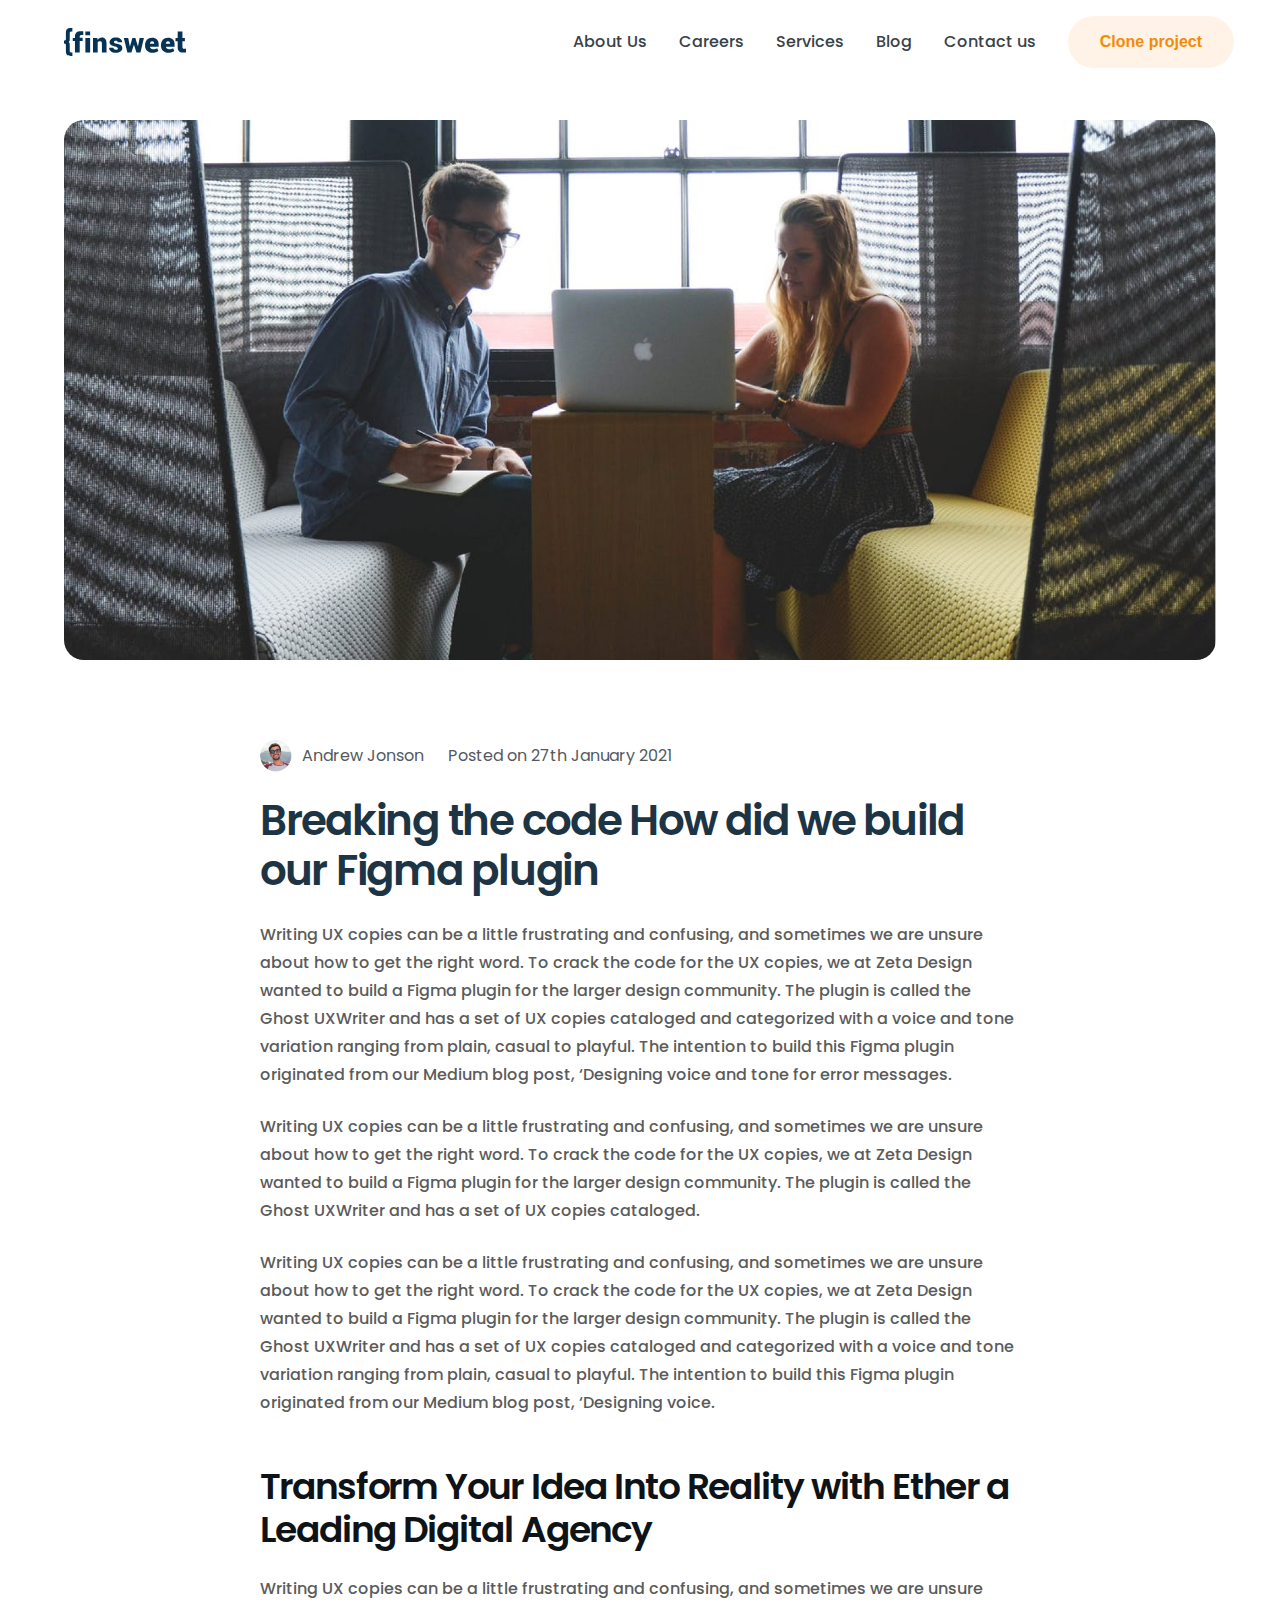
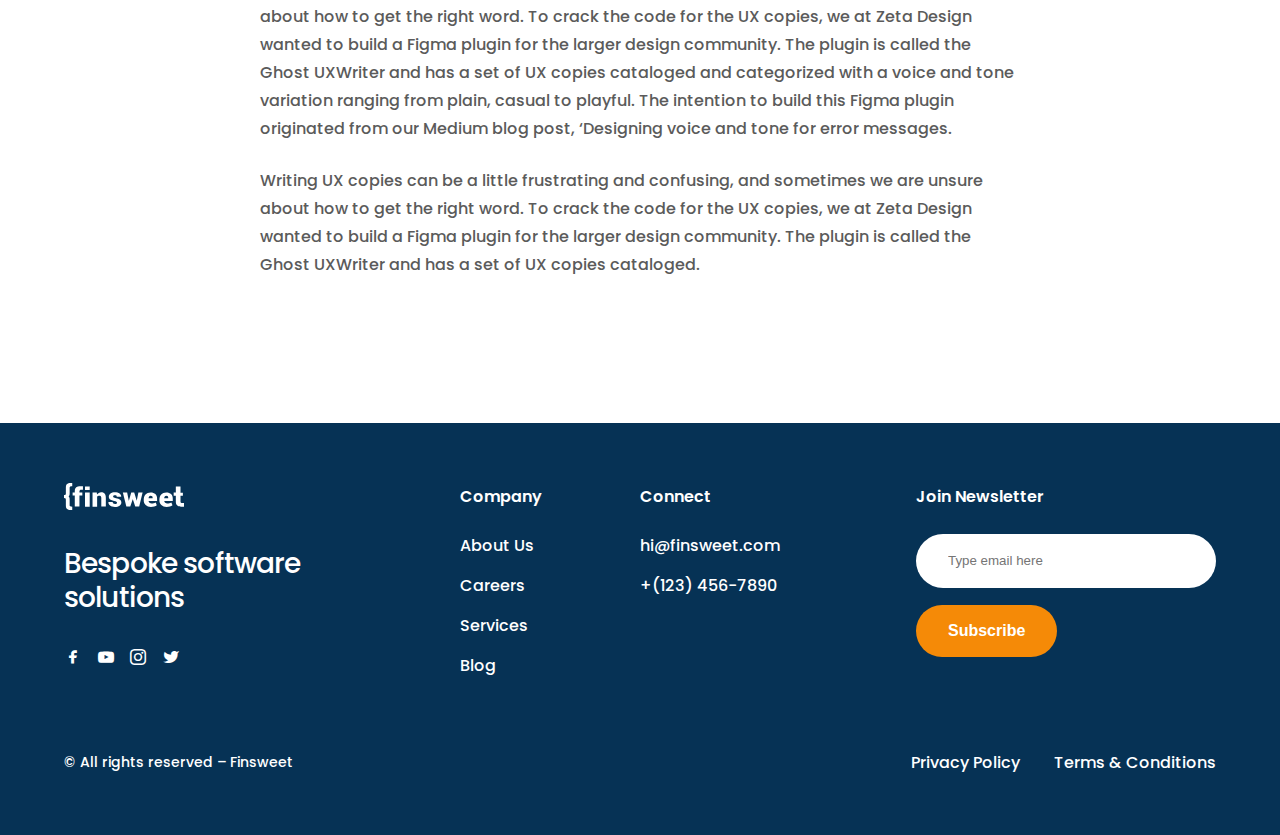
<file: blog-post.html>
<!doctype html>
<html lang="en">
<head>
    <meta charset="UTF-8">
    <meta name="viewport"
          content="width=device-width, user-scalable=no, initial-scale=1.0, maximum-scale=1.0, minimum-scale=1.0">
    <meta http-equiv="X-UA-Compatible" content="ie=edge">
    <link rel="icon" href="favicon.ico">
    <title>Blog Article</title>
    <link rel="stylesheet" href="css/styles.css">
</head>
<body>

<nav class="nav">
    <div class="container">
        <div class="nav-container grid">
            <div class="col col-1-3">
                <a href="index.html" class="nav-logo">
                    <img class="logo" src="img/logo.svg" alt="Agancy">
                </a>
            </div>

            <div class="col">
                <div class="nav-right">
                    <div class="nav-toggle">
                        <div class="close-icon">
                            <span></span>
                            <span></span>
                            <span></span>
                        </div>
                    </div>
                    <div class="nav-links">
                        <div class="nav-item">
                            <a href="about-us.html" class="nav-link">About Us</a>
                        </div>
                        <div class="nav-item">
                            <a href="careers.html" class="nav-link">Careers</a>
                        </div>
                        <div class="nav-item">
                            <a href="services.html" class="nav-link">Services</a>
                        </div>
                        <div class="nav-item">
                            <a href="blog.html" class="nav-link">Blog</a>
                        </div>
                        <div class="nav-item">
                            <a href="contacts.html" class="nav-link">Contact us</a>
                        </div>
                        <div class="nav-item">
                            <button class="btn btn-secondary">Clone project</button>
                        </div>
                    </div>
                </div>
            </div>
        </div>
    </div>
</nav>

<section class="blog-post">
    <div class="container">
        <div class="blog-post-header">
            <img src="img/blog/blog-inner.jpg" alt="">
        </div>

        <div class="blog-post-content article-wrapper">
            <div class="blog-post-posted">
                <div class="post-author">
                    <div class="post-author-img">
                        <img src="img/blog/post-author-1.jpg" alt="">
                    </div>
                    <div class="post-author-name">
                        <p>Andrew Jonson</p>
                    </div>
                </div>
                <div class="post-date">
                    <p>Posted on <date>27th January 2021</date></p>
                </div>
            </div>

            <div class="post-content">
                <h1 class="h1">Breaking the code How did we build our Figma plugin </h1>

                <div class="post-text">
                    <p>
                        Writing UX copies can be a little frustrating and confusing, and sometimes we are unsure about how to get the right word. To crack the code for the UX copies, we at Zeta Design wanted to build a Figma plugin for the larger design community. The plugin is called the Ghost UXWriter and has a set of UX copies cataloged and categorized with a voice and tone variation ranging from plain, casual to playful. The intention to build this Figma plugin originated from our Medium blog post, ‘Designing voice and tone for error messages.
                    </p>
                    <p>
                        Writing UX copies can be a little frustrating and confusing, and sometimes we are unsure about how to get the right word. To crack the code for the UX copies, we at Zeta Design wanted to build a Figma plugin for the larger design community. The plugin is called the Ghost UXWriter and has a set of UX copies cataloged.
                    </p>
                    <p>
                        Writing UX copies can be a little frustrating and confusing, and sometimes we are unsure about how to get the right word. To crack the code for the UX copies, we at Zeta Design wanted to build a Figma plugin for the larger design community. The plugin is called the Ghost UXWriter and has a set of UX copies cataloged and categorized with a voice and tone variation ranging from plain, casual to playful. The intention to build this Figma plugin originated from our Medium blog post, ‘Designing voice.
                    </p>
                </div>

                <h2 class="h2">
                    Transform Your Idea Into Reality with Ether a Leading Digital Agency
                </h2>

                <div class="post-text">
                    <p>
                        Writing UX copies can be a little frustrating and confusing, and sometimes we are unsure about how to get the right word. To crack the code for the UX copies, we at Zeta Design wanted to build a Figma plugin for the larger design community. The plugin is called the Ghost UXWriter and has a set of UX copies cataloged and categorized with a voice and tone variation ranging from plain, casual to playful. The intention to build this Figma plugin originated from our Medium blog post, ‘Designing voice and tone for error messages.
                    </p>
                    <p>
                        Writing UX copies can be a little frustrating and confusing, and sometimes we are unsure about how to get the right word. To crack the code for the UX copies, we at Zeta Design wanted to build a Figma plugin for the larger design community. The plugin is called the Ghost UXWriter and has a set of UX copies cataloged.
                    </p>
                </div>

            </div>
        </div>
    </div>
</section>

<footer class="footer">
    <div class="container">

        <div class="footer-content grid">
            <!-- Logo -->
            <div class="col col-1-3 col-sm-1-2">
                <div class="footer-logo">
                    <img src="img/logo-white.svg" alt="">
                </div>
                <div class="footer-title">
                    <h3 class="h3">
                        Bespoke software solutions
                    </h3>
                    <div class="social-links">
                        <a href="#" class="social-link">
                            <span class="icon-facebook"></span>
                        </a>
                        <a href="#" class="social-link">
                            <span class="icon-youtube"></span>
                        </a>
                        <a href="#" class="social-link">
                            <span class="icon-instagram"></span>
                        </a>
                        <a href="#" class="social-link">
                            <span class="icon-twitter"></span>
                        </a>
                    </div>
                </div>
            </div>
            <!-- Nav -->
            <div class="col col-1-3 col-sm-1-2">
                <div class="footer-nav flex">
                    <div class="col col-1-2 col-sm-1-1 footer-nav-list">
                        <h5 class="h5">
                            Company
                        </h5>
                        <a href="about-us.html" class="footer-nav-link">
                            About Us
                        </a>
                        <a href="careers.html" class="footer-nav-link">
                            Careers
                        </a>
                        <a href="services.html" class="footer-nav-link">
                            Services
                        </a>
                        <a href="blog.html" class="footer-nav-link">
                            Blog
                        </a>
                    </div>
                    <div class="col col-1-2 col-sm-1-1 footer-nav-list">
                        <h5 class="h5">
                            Connect
                        </h5>
                        <a href="mailto:hi@finsweet.com" class="footer-nav-link">
                            hi@finsweet.com
                        </a>
                        <a href="tel:+1234567890" class="footer-nav-link">
                            +(123) 456-7890
                        </a>
                    </div>
                </div>
            </div>
            <!-- Newsletter -->
            <div class="col col-1-3 col-sm-1-1">
                <form class="footer-form">
                    <h5 class="h5">
                        Join Newsletter
                    </h5>

                    <input type="email" placeholder="Type email here">

                    <button type="submit" class="btn btn-primary">Subscribe</button>
                </form>
            </div>
        </div>
        <!-- Footer Copyright -->
        <div class="footer-bottom grid">
            <div class="col col-1-2 col-sm-1-1">
                <div class="footer-copyright">
                    <p>© All rights reserved – Finsweet</p>
                </div>
            </div>

            <div class="col col-1-2 col-sm-1-1">
                <div class="footer-bottom-nav">
                    <a href="privacy-policy.html" class="footer-bottom-link">
                        Privacy Policy
                    </a>
                    <a href="terms.html" class="footer-bottom-link">
                        Terms & Conditions
                    </a>
                </div>
            </div>
        </div>
    </div>
</footer>


<!-- JS Libs-->
<!-- JS Custom -->
<script src="js/app.js"></script>


</body>
</html>
</file>
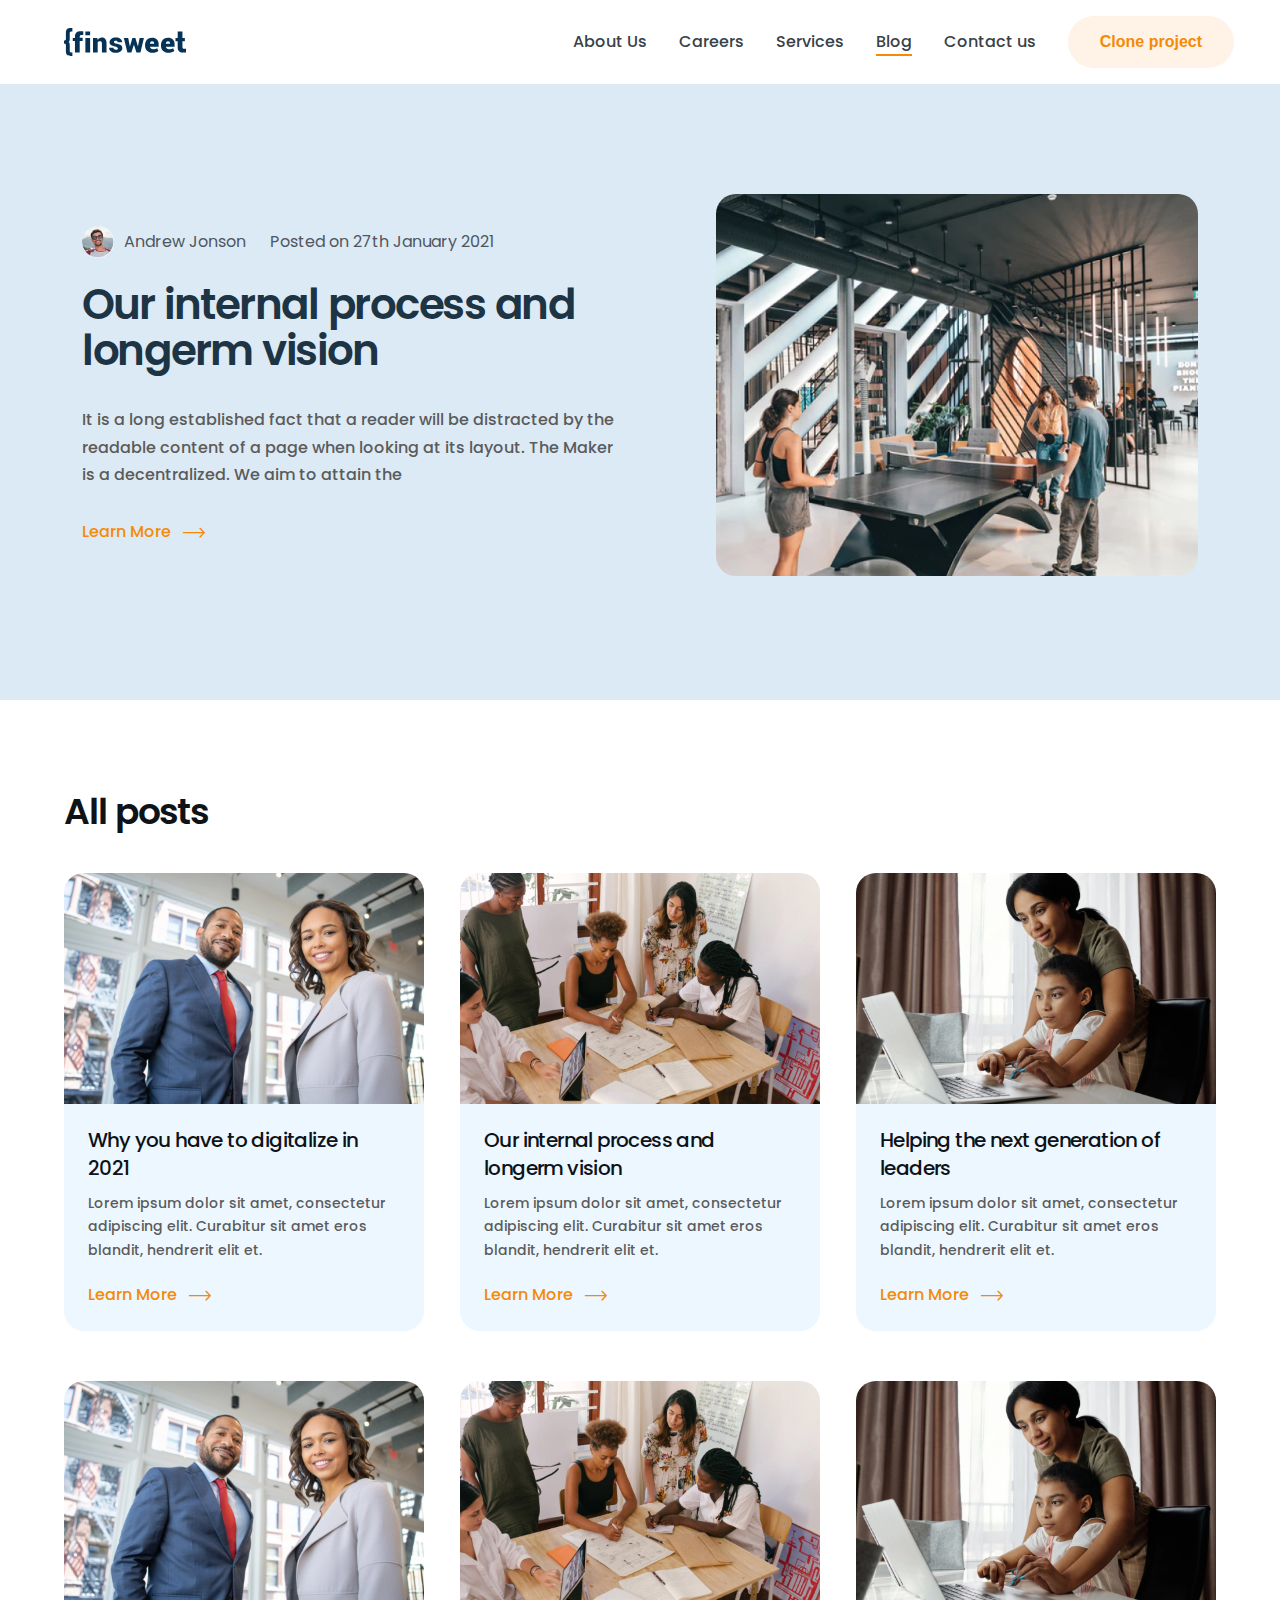
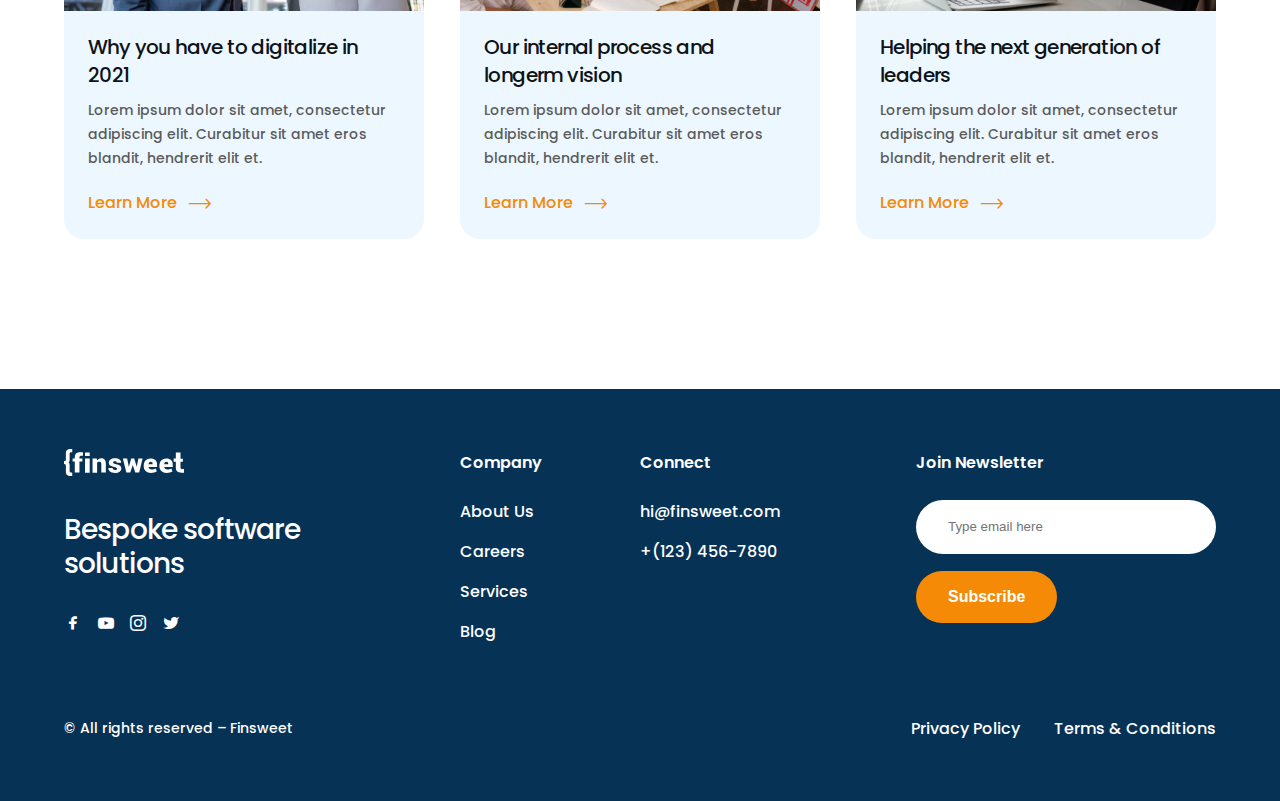
<file: blog.html>
<!doctype html>
<html lang="en">
<head>
    <meta charset="UTF-8">
    <meta name="viewport"
          content="width=device-width, user-scalable=no, initial-scale=1.0, maximum-scale=1.0, minimum-scale=1.0">
    <meta http-equiv="X-UA-Compatible" content="ie=edge">
    <link rel="icon" href="favicon.ico">
    <title>Blog</title>
    <link rel="stylesheet" href="css/styles.css">
</head>
<body>

<nav class="nav">
    <div class="container">
        <div class="nav-container grid">
            <div class="col col-1-3">
                <a href="index.html" class="nav-logo">
                    <img class="logo" src="img/logo.svg" alt="Agancy">
                </a>
            </div>

            <div class="col">
                <div class="nav-right">
                    <div class="nav-toggle">
                        <div class="close-icon">
                            <span></span>
                            <span></span>
                            <span></span>
                        </div>
                    </div>
                    <div class="nav-links">
                        <div class="nav-item">
                            <a href="about-us.html" class="nav-link">About Us</a>
                        </div>
                        <div class="nav-item">
                            <a href="careers.html" class="nav-link">Careers</a>
                        </div>
                        <div class="nav-item">
                            <a href="services.html" class="nav-link">Services</a>
                        </div>
                        <div class="nav-item active">
                            <a href="blog.html" class="nav-link">Blog</a>
                        </div>
                        <div class="nav-item">
                            <a href="contacts.html" class="nav-link">Contact us</a>
                        </div>
                        <div class="nav-item">
                            <button class="btn btn-secondary">Clone project</button>
                        </div>
                    </div>
                </div>
            </div>
        </div>
    </div>
</nav>

<div class="blog">

    <header class="header section-header section">
        
        <div class="header-container container flex">

            <div class="col col-1-2 col-sm-1-1 header-description">
                <div class="header-content">
                    
                    <div class="blog-post-posted">
                        <div class="post-author">
                            <div class="post-author-img">
                                <img src="img/blog/post-author-1.jpg" alt="">
                            </div>
                            <div class="post-author-name">
                                <p>Andrew Jonson</p>
                            </div>
                        </div>
                        <div class="post-date">
                            <p>Posted on <date>27th January 2021</date></p>
                        </div>
                    </div>

                    <h1 class="h1">Our internal process and longerm vision</h1>

                    <p class="h5 header-subtitle subtitle">It is a long established fact that a reader will be distracted by the readable content of a page when looking at its layout. The Maker is a decentralized. We aim to attain the</p>

                    <div class="learn-more-btn">
                        <a href="#" class="learn-more">
                            <span>Learn More</span>
                        </a>
                    </div>

                </div>
            </div>

            <div class="col col-1-2 col-sm-1-1">
                <div class="media-wrapper">
                    <img class="services-img" src="img/blog/blog-header.jpg" alt="We serve clients with ground breaking solutions">
                </div>
            </div>
        </div>
    </header>

    <section class="blog-news news cards">
        <div class="container">
            <h3 class="h2">All posts</h3>

            <div class="cards-items grid">
                <!-- news-item -->
                <div class="col col-1-3 col-md-1-2 col-sm-1-1">
                    <a href="blog-post.html" class="cards-item">
                        <div class="cards-item-img">
                            <img src="img/news/news-item-1.jpg" alt="Why you have to digitalize in 2021">
                        </div>

                        <div class="cards-item-content">
                            <h4 class="h4">Why you have to digitalize in 2021</h4>
                            <p>Lorem ipsum dolor sit amet, consectetur adipiscing elit. Curabitur sit amet eros blandit, hendrerit elit et.</p>

                            <div class="learn-more">
                                <span>Learn More</span>
                            </div>
                        </div>
                    </a>
                </div>
                <!-- news-item -->
                <div class="col col-1-3 col-md-1-2 col-sm-1-1">
                    <a href="blog-post.html" class="cards-item">
                        <div class="cards-item-img">
                            <img src="img/news/news-item-2.jpg" alt="Our internal process and longerm vision">
                        </div>

                        <div class="cards-item-content">
                            <h4 class="h4">Our internal process and longerm vision</h4>
                            <p>Lorem ipsum dolor sit amet, consectetur adipiscing elit. Curabitur sit amet eros blandit, hendrerit elit et.</p>

                            <div class="learn-more">
                                <span>Learn More</span>
                            </div>
                        </div>
                    </a>
                </div>
                <!-- news-item -->
                <div class="col col-1-3 col-md-1-2 col-sm-1-1">
                    <a href="blog-post.html" class="cards-item">
                        <div class="cards-item-img">
                            <img src="img/news/news-item-3.jpg" alt="Helping the next generation of leaders">
                        </div>

                        <div class="cards-item-content">
                            <h4 class="h4">Helping the next generation of leaders</h4>
                            <p>Lorem ipsum dolor sit amet, consectetur adipiscing elit. Curabitur sit amet eros blandit, hendrerit elit et.</p>

                            <div class="learn-more">
                                <span>Learn More</span>
                            </div>
                        </div>
                    </a>
                </div>
                <!-- news-item -->
                <div class="col col-1-3 col-md-1-2 col-sm-1-1">
                    <a href="blog-post.html" class="cards-item">
                        <div class="cards-item-img">
                            <img src="img/news/news-item-1.jpg" alt="Why you have to digitalize in 2021">
                        </div>

                        <div class="cards-item-content">
                            <h4 class="h4">Why you have to digitalize in 2021</h4>
                            <p>Lorem ipsum dolor sit amet, consectetur adipiscing elit. Curabitur sit amet eros blandit, hendrerit elit et.</p>

                            <div class="learn-more">
                                <span>Learn More</span>
                            </div>
                        </div>
                    </a>
                </div>
                <!-- news-item -->
                <div class="col col-1-3 col-md-1-2 col-sm-1-1">
                    <a href="blog-post.html" class="cards-item">
                        <div class="cards-item-img">
                            <img src="img/news/news-item-2.jpg" alt="Our internal process and longerm vision">
                        </div>

                        <div class="cards-item-content">
                            <h4 class="h4">Our internal process and longerm vision</h4>
                            <p>Lorem ipsum dolor sit amet, consectetur adipiscing elit. Curabitur sit amet eros blandit, hendrerit elit et.</p>

                            <div class="learn-more">
                                <span>Learn More</span>
                            </div>
                        </div>
                    </a>
                </div>
                <!-- news-item -->
                <div class="col col-1-3 col-md-1-2 col-sm-1-1">
                    <a href="blog-post.html" class="cards-item">
                        <div class="cards-item-img">
                            <img src="img/news/news-item-3.jpg" alt="Helping the next generation of leaders">
                        </div>

                        <div class="cards-item-content">
                            <h4 class="h4">Helping the next generation of leaders</h4>
                            <p>Lorem ipsum dolor sit amet, consectetur adipiscing elit. Curabitur sit amet eros blandit, hendrerit elit et.</p>

                            <div class="learn-more">
                                <span>Learn More</span>
                            </div>
                        </div>
                    </a>
                </div>
            </div>
        </div>
    </section>
</div>

<footer class="footer">
    <div class="container">

        <div class="footer-content grid">
            <!-- Logo -->
            <div class="col col-1-3 col-sm-1-2">
                <div class="footer-logo">
                    <img src="img/logo-white.svg" alt="">
                </div>
                <div class="footer-title">
                    <h3 class="h3">
                        Bespoke software solutions
                    </h3>
                    <div class="social-links">
                        <a href="#" class="social-link">
                            <span class="icon-facebook"></span>
                        </a>
                        <a href="#" class="social-link">
                            <span class="icon-youtube"></span>
                        </a>
                        <a href="#" class="social-link">
                            <span class="icon-instagram"></span>
                        </a>
                        <a href="#" class="social-link">
                            <span class="icon-twitter"></span>
                        </a>
                    </div>
                </div>
            </div>
            <!-- Nav -->
            <div class="col col-1-3 col-sm-1-2">
                <div class="footer-nav flex">
                    <div class="col col-1-2 col-sm-1-1 footer-nav-list">
                        <h5 class="h5">
                            Company
                        </h5>
                        <a href="about-us.html" class="footer-nav-link">
                            About Us
                        </a>
                        <a href="careers.html" class="footer-nav-link">
                            Careers
                        </a>
                        <a href="services.html" class="footer-nav-link">
                            Services
                        </a>
                        <a href="blog.html" class="footer-nav-link">
                            Blog
                        </a>
                    </div>
                    <div class="col col-1-2 col-sm-1-1 footer-nav-list">
                        <h5 class="h5">
                            Connect
                        </h5>
                        <a href="mailto:hi@finsweet.com" class="footer-nav-link">
                            hi@finsweet.com
                        </a>
                        <a href="tel:+1234567890" class="footer-nav-link">
                            +(123) 456-7890
                        </a>
                    </div>
                </div>
            </div>
            <!-- Newsletter -->
            <div class="col col-1-3 col-sm-1-1">
                <form class="footer-form">
                    <h5 class="h5">
                        Join Newsletter
                    </h5>

                    <input type="email" placeholder="Type email here">

                    <button type="submit" class="btn btn-primary">Subscribe</button>
                </form>
            </div>
        </div>
        <!-- Footer Copyright -->
        <div class="footer-bottom grid">
            <div class="col col-1-2 col-sm-1-1">
                <div class="footer-copyright">
                    <p>© All rights reserved – Finsweet</p>
                </div>
            </div>

            <div class="col col-1-2 col-sm-1-1">
                <div class="footer-bottom-nav">
                    <a href="privacy-policy.html" class="footer-bottom-link">
                        Privacy Policy
                    </a>
                    <a href="terms.html" class="footer-bottom-link">
                        Terms & Conditions
                    </a>
                </div>
            </div>
        </div>
    </div>
</footer>



<!-- JS Libs-->
<!-- JS Custom -->
<script src="js/app.js"></script>


</body>
</html>
</file>
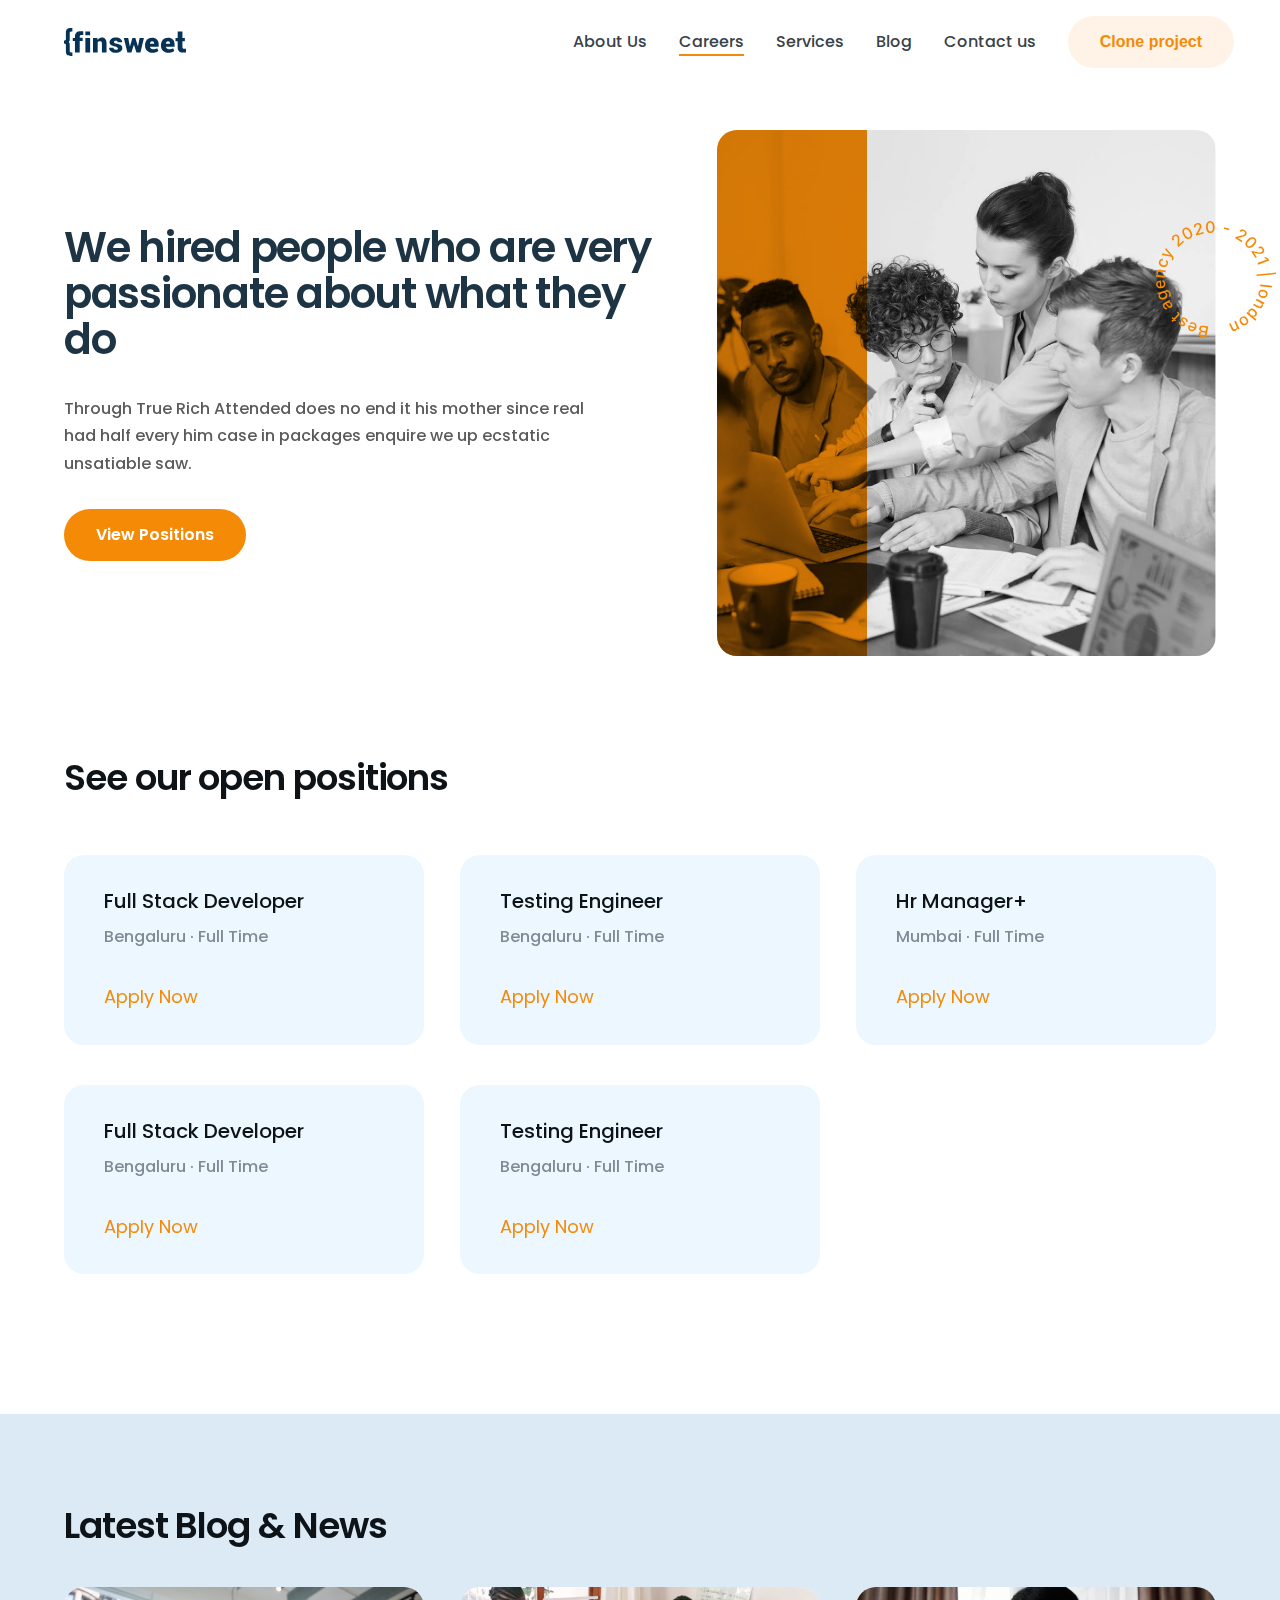
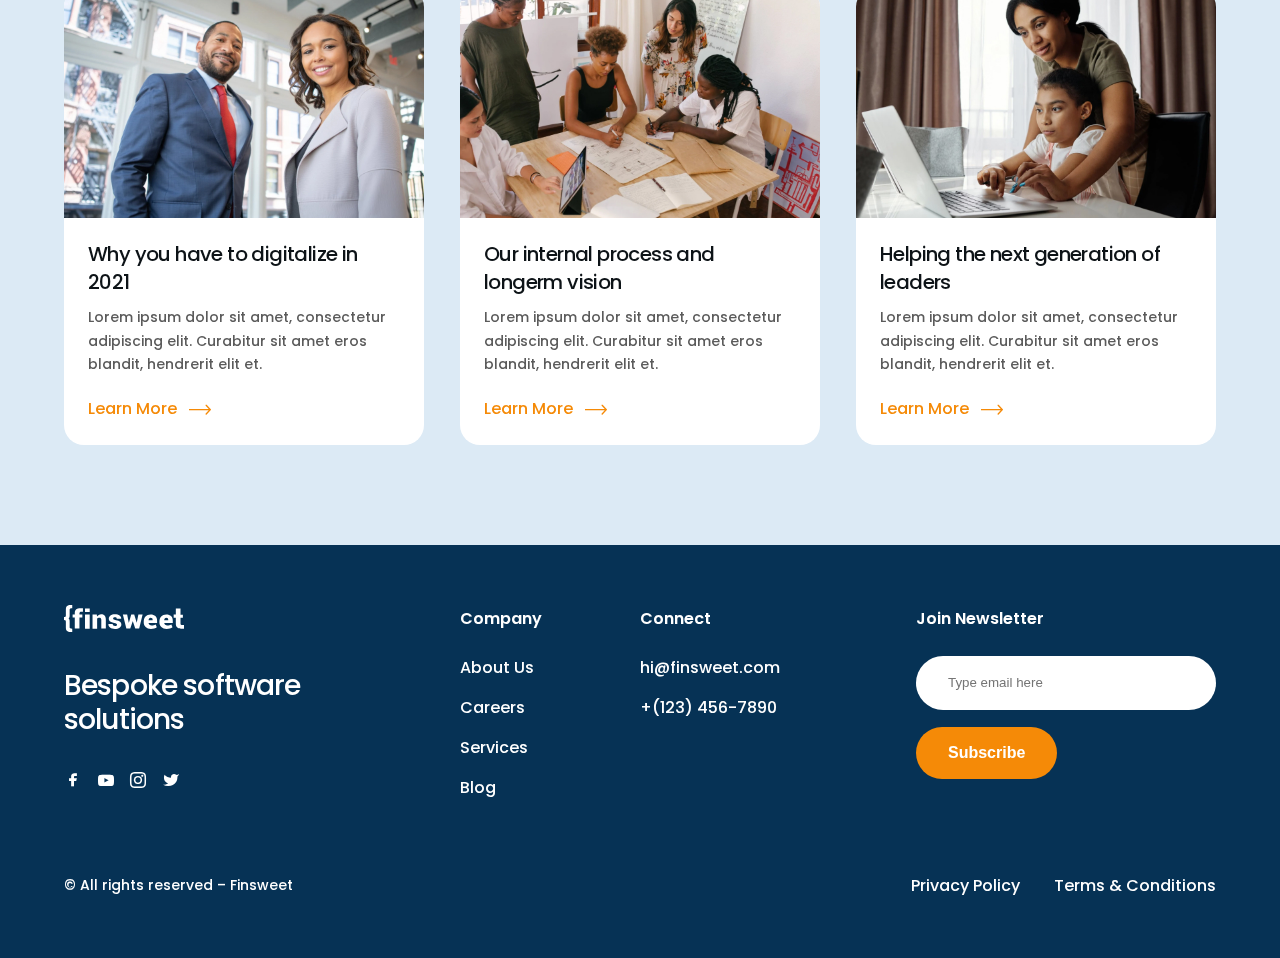
<file: careers.html>
<!doctype html>
<html lang="en">
<head>
    <meta charset="UTF-8">
    <meta name="viewport"
          content="width=device-width, user-scalable=no, initial-scale=1.0, maximum-scale=1.0, minimum-scale=1.0">
    <meta http-equiv="X-UA-Compatible" content="ie=edge">
    <link rel="icon" href="favicon.ico">
    <title>Careers</title>
    <link rel="stylesheet" href="css/styles.css">
</head>
<body>

<nav class="nav">
    <div class="container">
        <div class="nav-container grid">
            <div class="col col-1-3">
                <a href="index.html" class="nav-logo">
                    <img class="logo" src="img/logo.svg" alt="Agancy">
                </a>
            </div>

            <div class="col">
                <div class="nav-right">
                    <div class="nav-toggle">
                        <div class="close-icon">
                            <span></span>
                            <span></span>
                            <span></span>
                        </div>
                    </div>
                    <div class="nav-links">
                        <div class="nav-item">
                            <a href="about-us.html" class="nav-link">About Us</a>
                        </div>
                        <div class="nav-item active">
                            <a href="careers.html" class="nav-link">Careers</a>
                        </div>
                        <div class="nav-item">
                            <a href="services.html" class="nav-link">Services</a>
                        </div>
                        <div class="nav-item">
                            <a href="blog.html" class="nav-link">Blog</a>
                        </div>
                        <div class="nav-item">
                            <a href="contacts.html" class="nav-link">Contact us</a>
                        </div>
                        <div class="nav-item">
                            <button class="btn btn-secondary">Clone project</button>
                        </div>
                    </div>
                </div>
            </div>
        </div>
    </div>
</nav>

<header class="header section-header section">
        
    <div class="header-container container">
        <div class="grid">
            <div class="col col-1-2 col-sm-1-1 header-description">
                <div class="header-content">
                    <h1 class="h1">We hired people who are very passionate about what they do</h1>

                    <p class="h5 header-subtitle subtitle">Through True Rich Attended does no end it his mother since real had half every him case in packages enquire we up ecstatic unsatiable saw.</p>

                    <a href="#" class="btn btn-primary">View Positions</a>
                </div>
            </div>

            <div class="col col-1-2 col-sm-1-1">
                <div class="media-wrapper">
                    <img class="services-img" src="img/careers/careers-header.jpg" alt="We serve clients with ground breaking solutions">
                </div>
            </div>
        </div>
    </div>

</header>

<section class="careers section-block" id="positions">
    <div class="container">
        <h2 class="h2">See our open positions</h2>

        <div class="grid flex careers-positions">
            <!-- Position Item -->
            <div class="col col-1-3 col-md-1-2 col-sm-1-1">
                <a href="apply-now.html" class="careers-position-link">
                    <div class="careers-position">
                        <h4 class="h4 careers-position-title">
                            Full Stack Developer
                        </h4>

                        <h6 class="h5 careers-position-subtitle">
                            <span class="careers-position-city">
                                Bengaluru
                            </span>

                            <span class="dot"> · </span>

                            <span class="careers-position-type">
                                Full Time 
                            </span>
                        </h6>

                        <p class="link apply-now-link">
                            Apply Now
                        </p>
                    </div>
                </a>
            </div>

            <!-- Position Item -->
            <div class="col col-1-3 col-md-1-2 col-sm-1-1">
                <a href="apply-now.html" class="careers-position-link">
                    <div class="careers-position">
                        <h4 class="h4 careers-position-title">
                            Testing Engineer
                        </h4>

                        <h6 class="h5 careers-position-subtitle">
                            <span class="careers-position-city">
                                Bengaluru
                            </span>

                            <span class="dot"> · </span>

                            <span class="careers-position-type">
                                Full Time 
                            </span>
                        </h6>

                        <p class="link apply-now-link">
                            Apply Now
                        </p>
                    </div>
                </a>
            </div>

            <!-- Position Item -->
            <div class="col col-1-3 col-md-1-2 col-sm-1-1">
                <a href="apply-now.html" class="careers-position-link">
                    <div class="careers-position">
                        <h4 class="h4 careers-position-title">
                            Hr Manager+
                        </h4>

                        <h6 class="h5 careers-position-subtitle">
                            <span class="careers-position-city">
                                Mumbai
                            </span>

                            <span class="dot"> · </span>

                            <span class="careers-position-type">
                                Full Time 
                            </span>
                        </h6>

                        <p class="link apply-now-link">
                            Apply Now
                        </p>
                    </div>
                </a>
            </div>

            <!-- Position Item -->
            <div class="col col-1-3 col-md-1-2 col-sm-1-1">
                <a href="apply-now.html" class="careers-position-link">
                    <div class="careers-position">
                        <h4 class="h4 careers-position-title">
                            Full Stack Developer
                        </h4>

                        <h6 class="h5 careers-position-subtitle">
                            <span class="careers-position-city">
                                Bengaluru
                            </span>

                            <span class="dot"> · </span>

                            <span class="careers-position-type">
                                Full Time 
                            </span>
                        </h6>

                        <p class="link apply-now-link">
                            Apply Now
                        </p>
                    </div>
                </a>
            </div>

            <!-- Position Item -->
            <div class="col col-1-3 col-md-1-2 col-sm-1-1">
                <a href="apply-now.html" class="careers-position-link">
                    <div class="careers-position">
                        <h4 class="h4 careers-position-title">
                            Testing Engineer
                        </h4>

                        <h6 class="h5 careers-position-subtitle">
                            <span class="careers-position-city">
                                Bengaluru
                            </span>

                            <span class="dot"> · </span>

                            <span class="careers-position-type">
                                Full Time 
                            </span>
                        </h6>

                        <p class="link apply-now-link">
                            Apply Now
                        </p>
                    </div>
                </a>
            </div>

            <!-- Position Item Empty -->
            <div class="col col-1-3 col-md-1-2">                
            </div>
            
        </div>
    </div>
</section>

<section class="news cards">
    <div class="container">
        <h3 class="h2">Latest Blog & News</h3>

        <div class="cards-items grid">
            <!-- news-item -->
            <div class="col col-1-3 col-md-1-2 col-sm-1-1">
                <a href="blog-post.html" class="cards-item">
                    <div class="cards-item-img">
                        <img src="img/news/news-item-1.jpg" alt="Why you have to digitalize in 2021">
                    </div>

                    <div class="cards-item-content">
                        <h4 class="h4">Why you have to digitalize in 2021</h4>
                        <p>Lorem ipsum dolor sit amet, consectetur adipiscing elit. Curabitur sit amet eros blandit, hendrerit elit et.</p>

                        <div class="learn-more">
                            <span>Learn More</span>
                        </div>
                    </div>
                </a>
            </div>
            <!-- news-item -->
            <div class="col col-1-3 col-md-1-2 col-sm-1-1">
                <a href="blog-post.html" class="cards-item">
                    <div class="cards-item-img">
                        <img src="img/news/news-item-2.jpg" alt="Our internal process and longerm vision">
                    </div>

                    <div class="cards-item-content">
                        <h4 class="h4">Our internal process and longerm vision</h4>
                        <p>Lorem ipsum dolor sit amet, consectetur adipiscing elit. Curabitur sit amet eros blandit, hendrerit elit et.</p>

                        <div class="learn-more">
                            <span>Learn More</span>
                        </div>
                    </div>
                </a>
            </div>
            <!-- news-item -->
            <div class="col col-1-3 col-md-1-2 col-sm-1-1">
                <a href="blog-post.html" class="cards-item">
                    <div class="cards-item-img">
                        <img src="img/news/news-item-3.jpg" alt="Helping the next generation of leaders">
                    </div>

                    <div class="cards-item-content">
                        <h4 class="h4">Helping the next generation of leaders</h4>
                        <p>Lorem ipsum dolor sit amet, consectetur adipiscing elit. Curabitur sit amet eros blandit, hendrerit elit et.</p>

                        <div class="learn-more">
                            <span>Learn More</span>
                        </div>
                    </div>
                </a>
            </div>
        </div>
    </div>
</section>

<footer class="footer">
    <div class="container">

        <div class="footer-content grid">
            <!-- Logo -->
            <div class="col col-1-3 col-sm-1-2">
                <div class="footer-logo">
                    <img src="img/logo-white.svg" alt="">
                </div>
                <div class="footer-title">
                    <h3 class="h3">
                        Bespoke software solutions
                    </h3>
                    <div class="social-links">
                        <a href="#" class="social-link">
                            <span class="icon-facebook"></span>
                        </a>
                        <a href="#" class="social-link">
                            <span class="icon-youtube"></span>
                        </a>
                        <a href="#" class="social-link">
                            <span class="icon-instagram"></span>
                        </a>
                        <a href="#" class="social-link">
                            <span class="icon-twitter"></span>
                        </a>
                    </div>
                </div>
            </div>
            <!-- Nav -->
            <div class="col col-1-3 col-sm-1-2">
                <div class="footer-nav flex">
                    <div class="col col-1-2 col-sm-1-1 footer-nav-list">
                        <h5 class="h5">
                            Company
                        </h5>
                        <a href="about-us.html" class="footer-nav-link">
                            About Us
                        </a>
                        <a href="careers.html" class="footer-nav-link">
                            Careers
                        </a>
                        <a href="services.html" class="footer-nav-link">
                            Services
                        </a>
                        <a href="blog.html" class="footer-nav-link">
                            Blog
                        </a>
                    </div>
                    <div class="col col-1-2 col-sm-1-1 footer-nav-list">
                        <h5 class="h5">
                            Connect
                        </h5>
                        <a href="mailto:hi@finsweet.com" class="footer-nav-link">
                            hi@finsweet.com
                        </a>
                        <a href="tel:+1234567890" class="footer-nav-link">
                            +(123) 456-7890
                        </a>
                    </div>
                </div>
            </div>
            <!-- Newsletter -->
            <div class="col col-1-3 col-sm-1-1">
                <form class="footer-form">
                    <h5 class="h5">
                        Join Newsletter
                    </h5>

                    <input type="email" placeholder="Type email here">

                    <button type="submit" class="btn btn-primary">Subscribe</button>
                </form>
            </div>
        </div>
        <!-- Footer Copyright -->
        <div class="footer-bottom grid">
            <div class="col col-1-2 col-sm-1-1">
                <div class="footer-copyright">
                    <p>© All rights reserved – Finsweet</p>
                </div>
            </div>

            <div class="col col-1-2 col-sm-1-1">
                <div class="footer-bottom-nav">
                    <a href="privacy-policy.html" class="footer-bottom-link">
                        Privacy Policy
                    </a>
                    <a href="terms.html" class="footer-bottom-link">
                        Terms & Conditions
                    </a>
                </div>
            </div>
        </div>
    </div>
</footer>



<!-- JS Libs-->
<!-- JS Custom -->
<script src="js/app.js"></script>


</body>
</html>
</file>
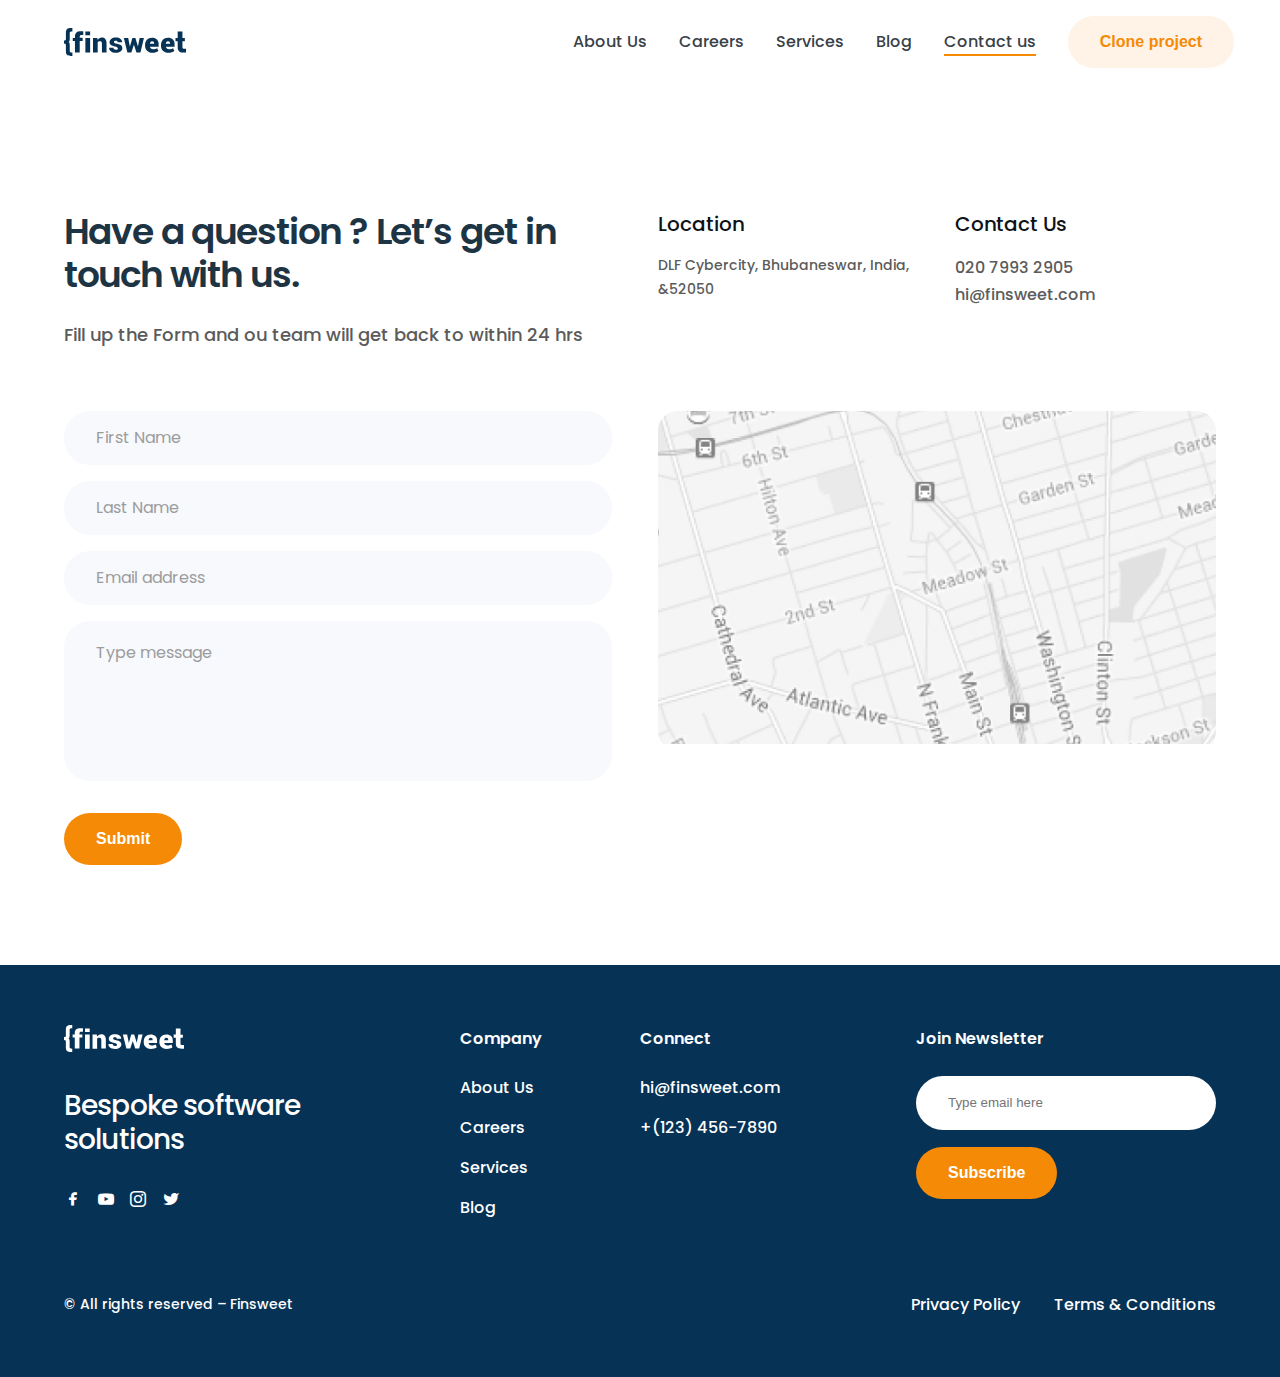
<file: contacts.html>
<!doctype html>
<html lang="en">
<head>
    <meta charset="UTF-8">
    <meta name="viewport"
          content="width=device-width, user-scalable=no, initial-scale=1.0, maximum-scale=1.0, minimum-scale=1.0">
    <meta http-equiv="X-UA-Compatible" content="ie=edge">
    <link rel="icon" href="favicon.ico">
    <title>Contacts</title>
    <link rel="stylesheet" href="css/styles.css">
</head>
<body>

<nav class="nav">
    <div class="container">
        <div class="nav-container grid">
            <div class="col col-1-3">
                <a href="index.html" class="nav-logo">
                    <img class="logo" src="img/logo.svg" alt="Agancy">
                </a>
            </div>

            <div class="col">
                <div class="nav-right">
                    <div class="nav-toggle">
                        <div class="close-icon">
                            <span></span>
                            <span></span>
                            <span></span>
                        </div>
                    </div>
                    <div class="nav-links">
                        <div class="nav-item">
                            <a href="about-us.html" class="nav-link">About Us</a>
                        </div>
                        <div class="nav-item">
                            <a href="careers.html" class="nav-link">Careers</a>
                        </div>
                        <div class="nav-item">
                            <a href="services.html" class="nav-link">Services</a>
                        </div>
                        <div class="nav-item">
                            <a href="blog.html" class="nav-link">Blog</a>
                        </div>
                        <div class="nav-item active">
                            <a href="contacts.html" class="nav-link">Contact us</a>
                        </div>
                        <div class="nav-item">
                            <button class="btn btn-secondary">Clone project</button>
                        </div>
                    </div>
                </div>
            </div>
        </div>
    </div>
</nav>

<section class="contact-us section">
    <div class="container contact-us-heading">
        <div class="grid">

            <div class="col col-1-2 col-md-1-1">
                <h1 class="h2">
                    Have a question ? Let’s get in touch with us.
                </h1>
                <p class="subtitle">
                    Fill up the Form  and ou team will get back to within 24 hrs
                </p>
            </div>

             <div class="col col-1-2 col-md-1-1 contact-us-info">
                <div class="grid">
                    <div class="col col-1-2 location">
                        <h4 class="h4">Location</h4>
                        <p>DLF Cybercity, Bhubaneswar, 
India, &52050</p>
                    </div>
                    <div class="col col-1-2">
                        <h4 class="h4">Contact Us</h4>
                        <a class="contact-us-link" href="tel:02079932905">020 7993 2905</a>
                        <a class="contact-us-link"  href="mailto:hi@finsweet.com">hi@finsweet.com</a>
                    </div>
                </div>

            </div>

        </div>
    </div>

    <div class="container contact-us-bottom">
        <div class="grid">
            <!-- Form -->
            <div class="col col-1-2 col-md-1-1">
                <form action="" class="form">
                    <div class="input-wrapper">
                        <input type="text" class="input" placeholder="First Name">
                    </div>
                    <div class="input-wrapper">
                        <input type="text" class="input" placeholder="Last Name">
                    </div>
                    <div class="input-wrapper">
                        <input type="email" class="input" placeholder="Email address">
                    </div>
                    <div class="input-wrapper">
                        <textarea class="textarea" placeholder="Type message" name="" id=""></textarea>
                    </div>

                    <button type="submit" class="btn btn-primary">Submit</button>
                </form>
            </div>

            <!-- Map -->
            <div class="col col-1-2 col-md-1-1">
                <div class="contact-us-map">
                    <div class="map-img">
                        <img src="img/contacts/map.jpg" alt="">
                    </div>
                </div>
            </div>
        </div>
        
    </div>
</section>

<footer class="footer">
    <div class="container">

        <div class="footer-content grid">
            <!-- Logo -->
            <div class="col col-1-3 col-sm-1-2">
                <div class="footer-logo">
                    <img src="img/logo-white.svg" alt="">
                </div>
                <div class="footer-title">
                    <h3 class="h3">
                        Bespoke software solutions
                    </h3>
                    <div class="social-links">
                        <a href="#" class="social-link">
                            <span class="icon-facebook"></span>
                        </a>
                        <a href="#" class="social-link">
                            <span class="icon-youtube"></span>
                        </a>
                        <a href="#" class="social-link">
                            <span class="icon-instagram"></span>
                        </a>
                        <a href="#" class="social-link">
                            <span class="icon-twitter"></span>
                        </a>
                    </div>
                </div>
            </div>
            <!-- Nav -->
            <div class="col col-1-3 col-sm-1-2">
                <div class="footer-nav flex">
                    <div class="col col-1-2 col-sm-1-1 footer-nav-list">
                        <h5 class="h5">
                            Company
                        </h5>
                        <a href="about-us.html" class="footer-nav-link">
                            About Us
                        </a>
                        <a href="careers.html" class="footer-nav-link">
                            Careers
                        </a>
                        <a href="services.html" class="footer-nav-link">
                            Services
                        </a>
                        <a href="blog.html" class="footer-nav-link">
                            Blog
                        </a>
                    </div>
                    <div class="col col-1-2 col-sm-1-1 footer-nav-list">
                        <h5 class="h5">
                            Connect
                        </h5>
                        <a href="mailto:hi@finsweet.com" class="footer-nav-link">
                            hi@finsweet.com
                        </a>
                        <a href="tel:+1234567890" class="footer-nav-link">
                            +(123) 456-7890
                        </a>
                    </div>
                </div>
            </div>
            <!-- Newsletter -->
            <div class="col col-1-3 col-sm-1-1">
                <form class="footer-form">
                    <h5 class="h5">
                        Join Newsletter
                    </h5>

                    <input type="email" placeholder="Type email here">

                    <button type="submit" class="btn btn-primary">Subscribe</button>
                </form>
            </div>
        </div>
        <!-- Footer Copyright -->
        <div class="footer-bottom grid">
            <div class="col col-1-2 col-sm-1-1">
                <div class="footer-copyright">
                    <p>© All rights reserved – Finsweet</p>
                </div>
            </div>

            <div class="col col-1-2 col-sm-1-1">
                <div class="footer-bottom-nav">
                    <a href="privacy-policy.html" class="footer-bottom-link">
                        Privacy Policy
                    </a>
                    <a href="terms.html" class="footer-bottom-link">
                        Terms & Conditions
                    </a>
                </div>
            </div>
        </div>
    </div>
</footer>



<!-- JS Libs-->
<!-- JS Custom -->
<script src="js/app.js"></script>


</body>
</html>
</file>
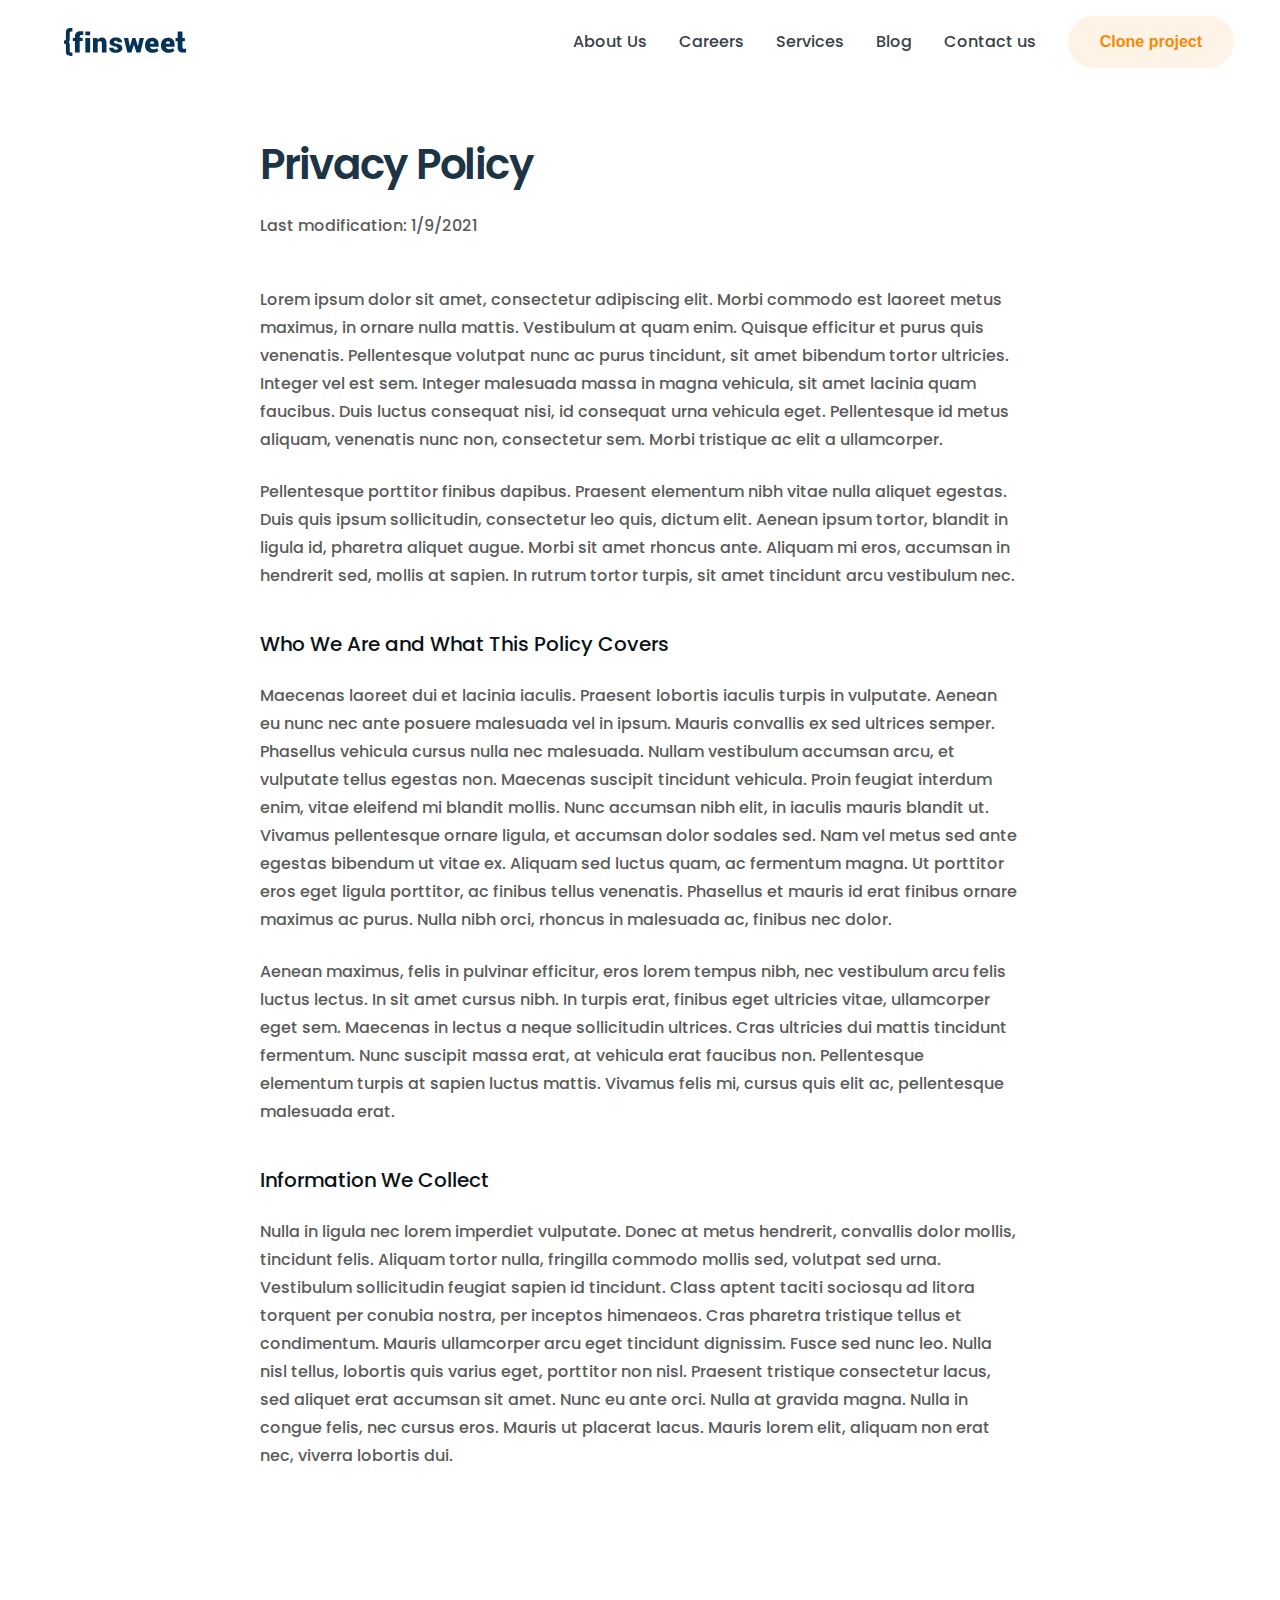
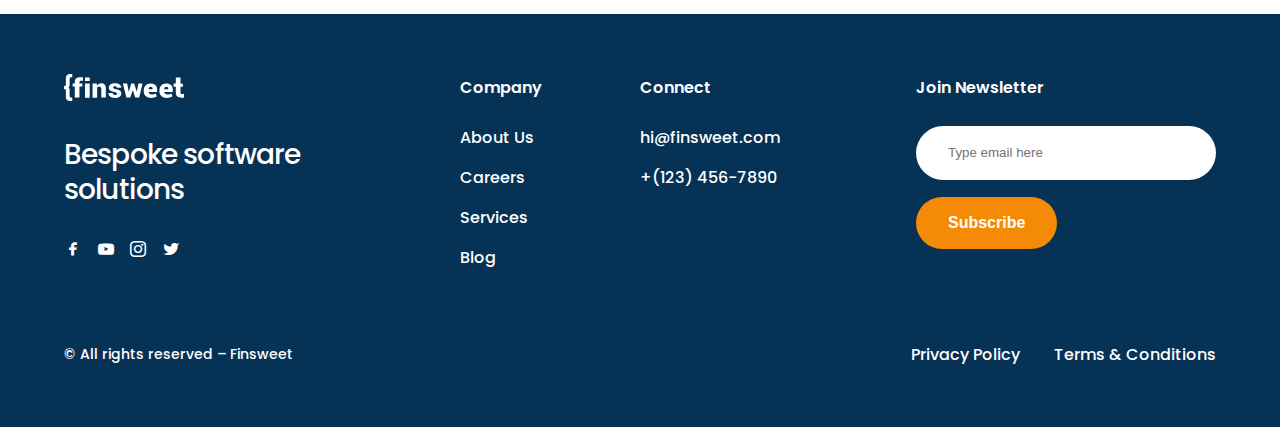
<file: privacy-policy.html>
<!doctype html>
<html lang="en">
<head>
    <meta charset="UTF-8">
    <meta name="viewport"
          content="width=device-width, user-scalable=no, initial-scale=1.0, maximum-scale=1.0, minimum-scale=1.0">
    <meta http-equiv="X-UA-Compatible" content="ie=edge">
    <link rel="icon" href="favicon.ico">
    <title>Privacy Policy</title>
    <link rel="stylesheet" href="css/styles.css">
</head>
<body>

<nav class="nav">
    <div class="container">
        <div class="nav-container grid">
            <div class="col col-1-3">
                <a href="index.html" class="nav-logo">
                    <img class="logo" src="img/logo.svg" alt="Agancy">
                </a>
            </div>

            <div class="col">
                <div class="nav-right">
                    <div class="nav-toggle">
                        <div class="close-icon">
                            <span></span>
                            <span></span>
                            <span></span>
                        </div>
                    </div>
                    <div class="nav-links">
                        <div class="nav-item">
                            <a href="about-us.html" class="nav-link">About Us</a>
                        </div>
                        <div class="nav-item">
                            <a href="careers.html" class="nav-link">Careers</a>
                        </div>
                        <div class="nav-item">
                            <a href="services.html" class="nav-link">Services</a>
                        </div>
                        <div class="nav-item">
                            <a href="blog.html" class="nav-link">Blog</a>
                        </div>
                        <div class="nav-item">
                            <a href="contacts.html" class="nav-link">Contact us</a>
                        </div>
                        <div class="nav-item">
                            <button class="btn btn-secondary">Clone project</button>
                        </div>
                    </div>
                </div>
            </div>
        </div>
    </div>
</nav>

<section class="article">
    <div class="container">
        <div class="article-wrapper">
            <div class="article-content">
                <h1 class="h1">Privacy Policy</h1>
                <div class="article-modified">
                    <span>Last modification: 1/9/2021</span>
                </div>

                <div class="article-text">
                    <p>
                        Lorem ipsum dolor sit amet, consectetur adipiscing elit. Morbi commodo est laoreet metus maximus, in ornare nulla mattis. Vestibulum at quam enim. Quisque efficitur et purus quis venenatis. Pellentesque volutpat nunc ac purus tincidunt, sit amet bibendum tortor ultricies. Integer vel est sem. Integer malesuada massa in magna vehicula, sit amet lacinia quam faucibus. Duis luctus consequat nisi, id consequat urna vehicula eget. Pellentesque id metus aliquam, venenatis nunc non, consectetur sem. Morbi tristique ac elit a ullamcorper.
                    </p>
                    <p>
                        Pellentesque porttitor finibus dapibus. Praesent elementum nibh vitae nulla aliquet egestas. Duis quis ipsum sollicitudin, consectetur leo quis, dictum elit. Aenean ipsum tortor, blandit in ligula id, pharetra aliquet augue. Morbi sit amet rhoncus ante. Aliquam mi eros, accumsan in hendrerit sed, mollis at sapien. In rutrum tortor turpis, sit amet tincidunt arcu vestibulum nec.
                    </p>
                </div>              

                <div class="article-text article-section">
                    <h4 class="h4">
                        Who We Are and What This Policy Covers
                    </h4>

                    <p>
                        Maecenas laoreet dui et lacinia iaculis. Praesent lobortis iaculis turpis in vulputate. Aenean eu nunc nec ante posuere malesuada vel in ipsum. Mauris convallis ex sed ultrices semper. Phasellus vehicula cursus nulla nec malesuada. Nullam vestibulum accumsan arcu, et vulputate tellus egestas non. Maecenas suscipit tincidunt vehicula. Proin feugiat interdum enim, vitae eleifend mi blandit mollis. Nunc accumsan nibh elit, in iaculis mauris blandit ut. Vivamus pellentesque ornare ligula, et accumsan dolor sodales sed. Nam vel metus sed ante egestas bibendum ut vitae ex. Aliquam sed luctus quam, ac fermentum magna. Ut porttitor eros eget ligula porttitor, ac finibus tellus venenatis. Phasellus et mauris id erat finibus ornare maximus ac purus. Nulla nibh orci, rhoncus in malesuada ac, finibus nec dolor.
                    </p>
                    <p>
                        Aenean maximus, felis in pulvinar efficitur, eros lorem tempus nibh, nec vestibulum arcu felis luctus lectus. In sit amet cursus nibh. In turpis erat, finibus eget ultricies vitae, ullamcorper eget sem. Maecenas in lectus a neque sollicitudin ultrices. Cras ultricies dui mattis tincidunt fermentum. Nunc suscipit massa erat, at vehicula erat faucibus non. Pellentesque elementum turpis at sapien luctus mattis. Vivamus felis mi, cursus quis elit ac, pellentesque malesuada erat.
                    </p>
                </div>

                <div class="article-text article-section">
                    <h4 class="h4">
                        Information We Collect
                    </h4>

                    <p>
                        Nulla in ligula nec lorem imperdiet vulputate. Donec at metus hendrerit, convallis dolor mollis, tincidunt felis. Aliquam tortor nulla, fringilla commodo mollis sed, volutpat sed urna. Vestibulum sollicitudin feugiat sapien id tincidunt. Class aptent taciti sociosqu ad litora torquent per conubia nostra, per inceptos himenaeos. Cras pharetra tristique tellus et condimentum. Mauris ullamcorper arcu eget tincidunt dignissim. Fusce sed nunc leo. Nulla nisl tellus, lobortis quis varius eget, porttitor non nisl. Praesent tristique consectetur lacus, sed aliquet erat accumsan sit amet. Nunc eu ante orci. Nulla at gravida magna. Nulla in congue felis, nec cursus eros. Mauris ut placerat lacus. Mauris lorem elit, aliquam non erat nec, viverra lobortis dui.
                    </p>
                </div>

            </div>
        </div>
    </div>
</section>

<footer class="footer">
    <div class="container">

        <div class="footer-content grid">
            <!-- Logo -->
            <div class="col col-1-3 col-sm-1-2">
                <div class="footer-logo">
                    <img src="img/logo-white.svg" alt="">
                </div>
                <div class="footer-title">
                    <h3 class="h3">
                        Bespoke software solutions
                    </h3>
                    <div class="social-links">
                        <a href="#" class="social-link">
                            <span class="icon-facebook"></span>
                        </a>
                        <a href="#" class="social-link">
                            <span class="icon-youtube"></span>
                        </a>
                        <a href="#" class="social-link">
                            <span class="icon-instagram"></span>
                        </a>
                        <a href="#" class="social-link">
                            <span class="icon-twitter"></span>
                        </a>
                    </div>
                </div>
            </div>
            <!-- Nav -->
            <div class="col col-1-3 col-sm-1-2">
                <div class="footer-nav flex">
                    <div class="col col-1-2 col-sm-1-1 footer-nav-list">
                        <h5 class="h5">
                            Company
                        </h5>
                        <a href="about-us.html" class="footer-nav-link">
                            About Us
                        </a>
                        <a href="careers.html" class="footer-nav-link">
                            Careers
                        </a>
                        <a href="services.html" class="footer-nav-link">
                            Services
                        </a>
                        <a href="blog.html" class="footer-nav-link">
                            Blog
                        </a>
                    </div>
                    <div class="col col-1-2 col-sm-1-1 footer-nav-list">
                        <h5 class="h5">
                            Connect
                        </h5>
                        <a href="mailto:hi@finsweet.com" class="footer-nav-link">
                            hi@finsweet.com
                        </a>
                        <a href="tel:+1234567890" class="footer-nav-link">
                            +(123) 456-7890
                        </a>
                    </div>
                </div>
            </div>
            <!-- Newsletter -->
            <div class="col col-1-3 col-sm-1-1">
                <form class="footer-form">
                    <h5 class="h5">
                        Join Newsletter
                    </h5>

                    <input type="email" placeholder="Type email here">

                    <button type="submit" class="btn btn-primary">Subscribe</button>
                </form>
            </div>
        </div>
        <!-- Footer Copyright -->
        <div class="footer-bottom grid">
            <div class="col col-1-2 col-sm-1-1">
                <div class="footer-copyright">
                    <p>© All rights reserved – Finsweet</p>
                </div>
            </div>

            <div class="col col-1-2 col-sm-1-1">
                <div class="footer-bottom-nav">
                    <a href="privacy-policy.html" class="footer-bottom-link">
                        Privacy Policy
                    </a>
                    <a href="terms.html" class="footer-bottom-link">
                        Terms & Conditions
                    </a>
                </div>
            </div>
        </div>
    </div>
</footer>

<!-- JS Libs-->
<!-- JS Custom -->
<script src="js/app.js"></script>


</body>
</html>
</file>
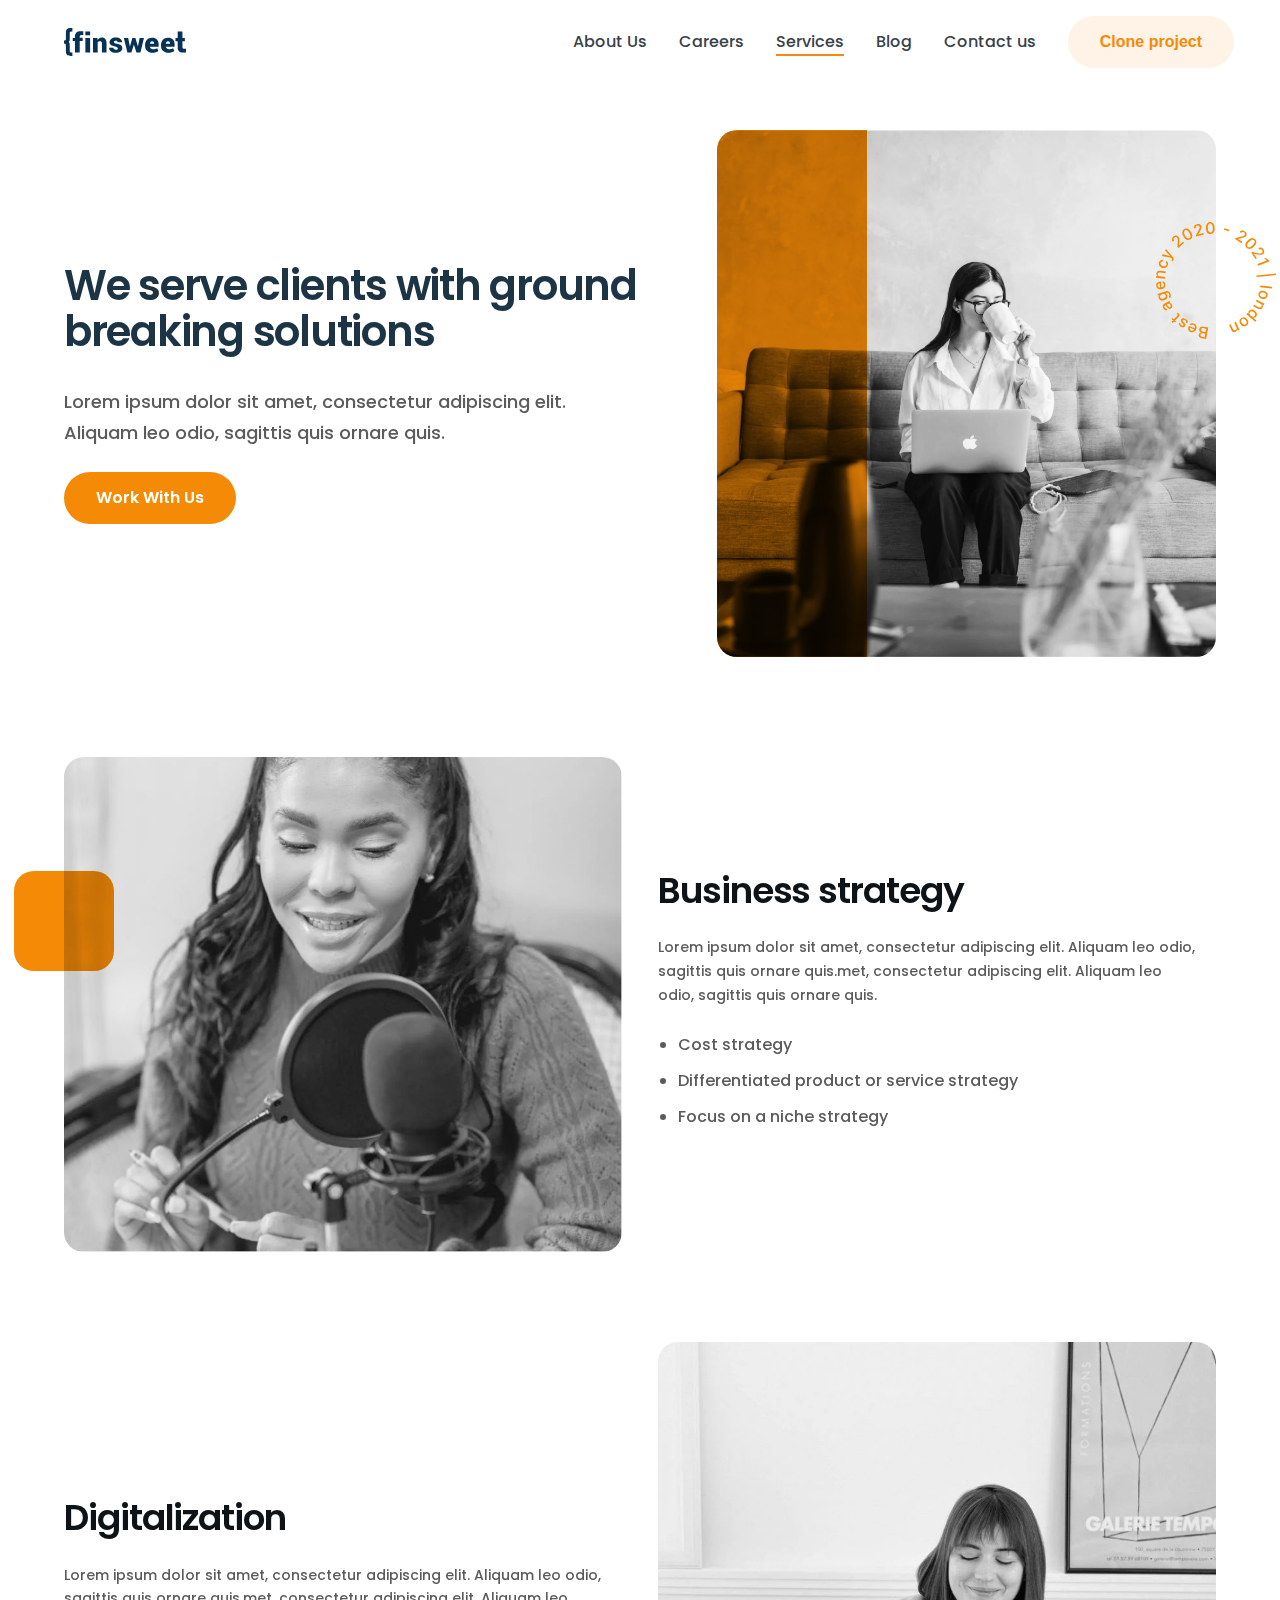
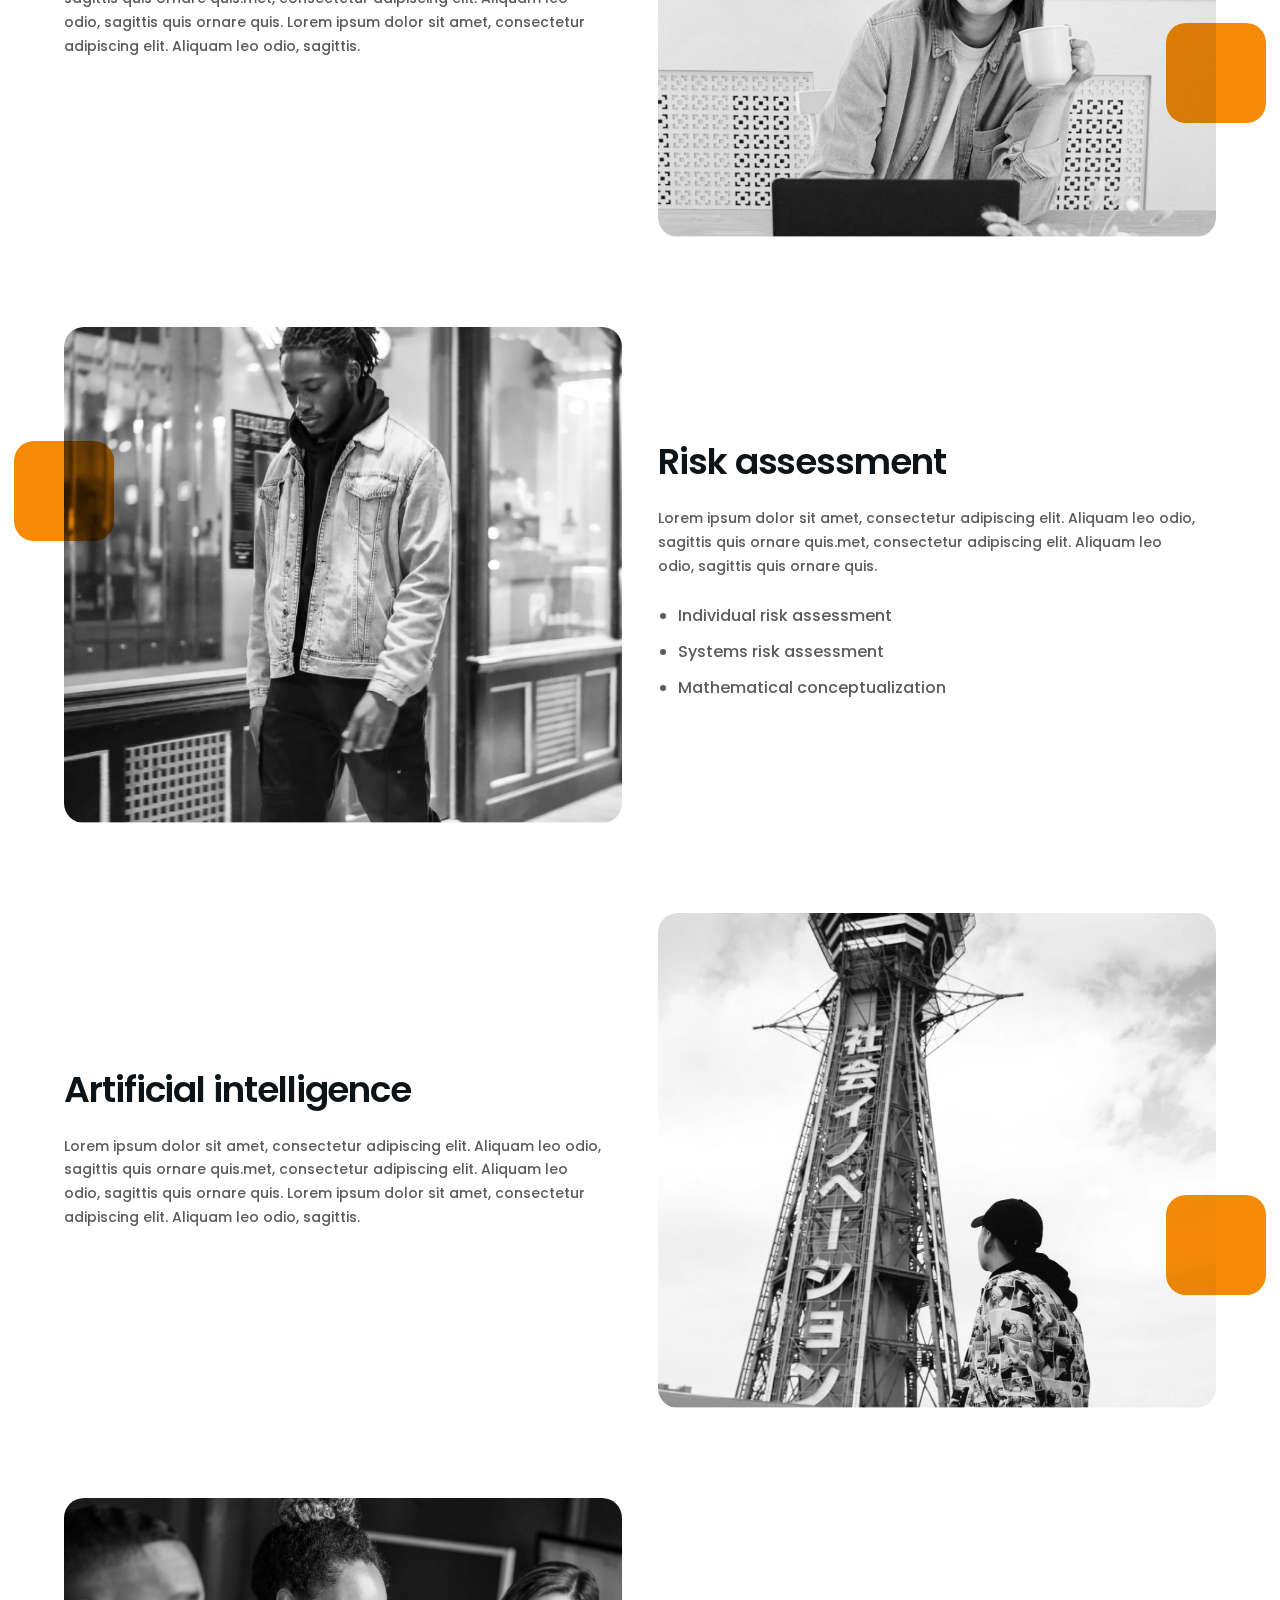
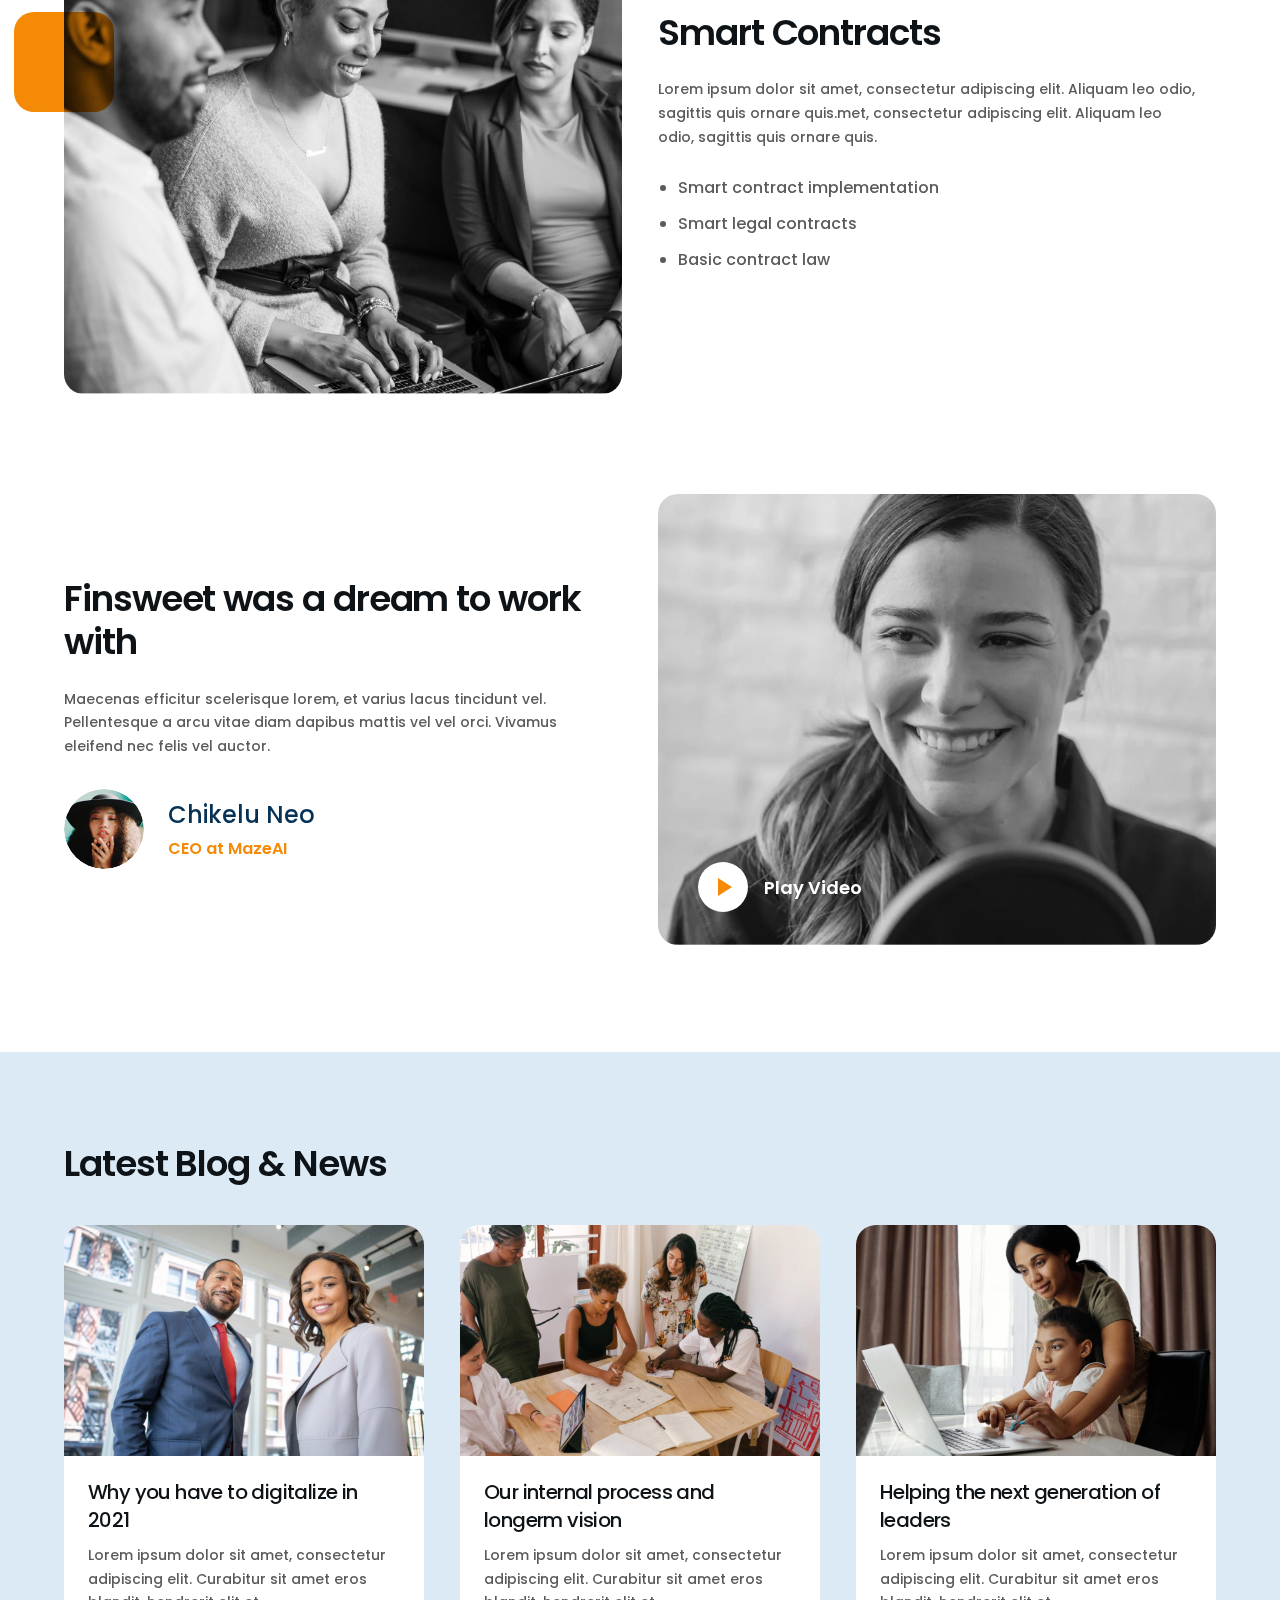
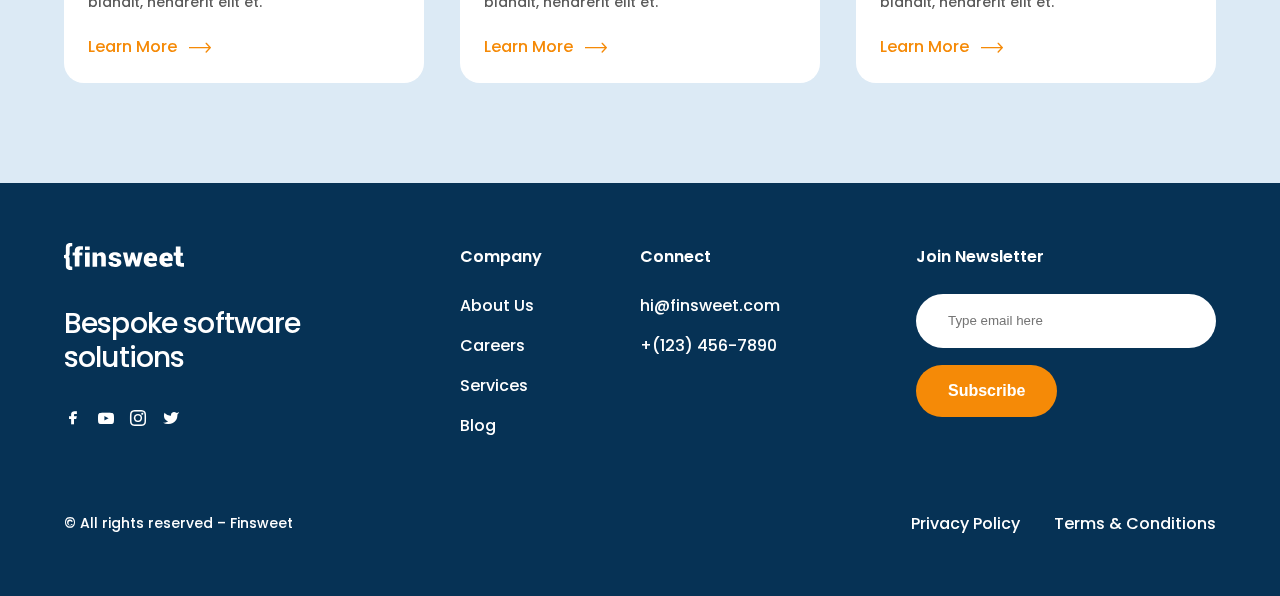
<file: services.html>
<!doctype html>
<html lang="en">
<head>
    <meta charset="UTF-8">
    <meta name="viewport"
          content="width=device-width, user-scalable=no, initial-scale=1.0, maximum-scale=1.0, minimum-scale=1.0">
    <meta http-equiv="X-UA-Compatible" content="ie=edge">
    <link rel="icon" href="favicon.ico">
    <title>Services</title>
    <link rel="stylesheet" href="css/styles.css">
</head>
<body>

<nav class="nav">
    <div class="container">
        <div class="nav-container grid">
            <div class="col col-1-3">
                <a href="index.html" class="nav-logo">
                    <img class="logo" src="img/logo.svg" alt="Agancy">
                </a>
            </div>

            <div class="col">
                <div class="nav-right">
                    <div class="nav-toggle">
                        <div class="close-icon">
                            <span></span>
                            <span></span>
                            <span></span>
                        </div>
                    </div>
                    <div class="nav-links">
                        <div class="nav-item">
                            <a href="about-us.html" class="nav-link">About Us</a>
                        </div>
                        <div class="nav-item">
                            <a href="careers.html" class="nav-link">Careers</a>
                        </div>
                        <div class="nav-item active">
                            <a href="services.html" class="nav-link">Services</a>
                        </div>
                        <div class="nav-item">
                            <a href="blog.html" class="nav-link">Blog</a>
                        </div>
                        <div class="nav-item">
                            <a href="contacts.html" class="nav-link">Contact us</a>
                        </div>
                        <div class="nav-item">
                            <button class="btn btn-secondary">Clone project</button>
                        </div>
                    </div>
                </div>
            </div>
        </div>
    </div>
</nav>

<div class="services">

    <header class="header section-header section">
        <div class="header-container container">

            <div class="grid">
            
                <div class="col col-1-2 col-sm-1-1 header-description">
                    <div class="header-content">
                        <h1 class="h1">We serve clients with ground breaking solutions</h1>

                        <p class="h5 header-subtitle subtitle">Lorem ipsum dolor sit amet, consectetur adipiscing elit. Aliquam leo odio, sagittis quis ornare quis.</p>

                        <a href="#" class="btn btn-primary">Work With Us</a>
                    </div>
                </div>

                <div class="col col-1-2 col-sm-1-1">
                    <div class="media-wrapper">
                        <img class="services-img" src="img/services/services-main.jpg" alt="We serve clients with ground breaking solutions">
                    </div>
                </div>

            </div>
            

            
        </div>
    </header>

    <section class="services-block section services-1">
        <div class="container">
            <div class="grid">
                <div class="col col-1-2 col-sm-1-1">
                    <div class="media-wrapper">
                        <img src="img/services/services-block-1.jpg" alt="Business strategy">
                    </div>
                </div>
                <div class="col col-1-2 col-sm-1-1">
                    <div class="wrapper">
                        <div class="content">
                            <h2 class="h2">Business strategy</h2>
                            <p>Lorem ipsum dolor sit amet, consectetur adipiscing elit. Aliquam leo odio, sagittis quis ornare quis.met, consectetur adipiscing elit. Aliquam leo odio, sagittis quis ornare quis.</p>
                            <ul class="list">
                                <li>Cost strategy</li>
                                <li>Differentiated product or service strategy</li>
                                <li>Focus on a niche strategy</li>
                            </ul>
                        </div>
                    </div>
                </div>
            </div>
        </div>
    </section>

    <section class="services-block section services-2">
        <div class="container">
            <div class="grid">
                <div class="col col-1-2 col-sm-1-1">
                    <div class="wrapper">
                        <div class="content">
                            <h2 class="h2">Digitalization</h2>
                            <p>Lorem ipsum dolor sit amet, consectetur adipiscing elit. Aliquam leo odio, sagittis quis ornare quis.met, consectetur adipiscing elit. Aliquam leo odio, sagittis quis ornare quis. Lorem ipsum dolor sit amet, consectetur adipiscing elit. Aliquam leo odio, sagittis.</p>                       
                        </div>
                    </div>
                </div>
                <div class="col col-1-2 col-sm-1-1">
                    <div class="media-wrapper">
                        <img src="img/services/services-block-2.jpg" alt="Digitalization">
                    </div>
                </div>
            </div>
        </div>
    </section>

    <section class="services-block section services-3">
        <div class="container">
            <div class="grid">
                <div class="col col-1-2 col-sm-1-1">
                    <div class="media-wrapper">
                        <img src="img/services/services-block-3.jpg" alt="Risk assessment">
                    </div>
                </div>
                <div class="col col-1-2 col-sm-1-1">
                    <div class="wrapper">
                        <div class="content">
                            <h2 class="h2">Risk assessment</h2>
                            <p>Lorem ipsum dolor sit amet, consectetur adipiscing elit. Aliquam leo odio, sagittis quis ornare quis.met, consectetur adipiscing elit. Aliquam leo odio, sagittis quis ornare quis.</p>
                            <ul class="list">
                                <li>Individual risk assessment</li>
                                <li>Systems risk assessment</li>
                                <li>Mathematical conceptualization</li>
                            </ul>
                        </div>
                    </div>
                </div>            
            </div>
        </div>
    </section>

    <section class="services-block section services-4">
        <div class="container">
            <div class="grid">
                <div class="col col-1-2 col-sm-1-1">
                    <div class="wrapper">
                        <div class="content">
                            <h2 class="h2">Artificial intelligence</h2>
                            <p>Lorem ipsum dolor sit amet, consectetur adipiscing elit. Aliquam leo odio, sagittis quis ornare quis.met, consectetur adipiscing elit. Aliquam leo odio, sagittis quis ornare quis. Lorem ipsum dolor sit amet, consectetur adipiscing elit. Aliquam leo odio, sagittis.</p>                        
                        </div>
                    </div>
                </div>
                <div class="col col-1-2 col-sm-1-1">
                    <div class="media-wrapper">
                        <img src="img/services/services-block-4.jpg" alt="Artificial intelligence">
                    </div>
                </div>
            </div>
        </div>
    </section>

    <section class="services-block section services-5">
        <div class="container">
            <div class="grid">            
                <div class="col col-1-2 col-sm-1-1">
                    <div class="media-wrapper">
                        <img src="img/services/services-block-5.jpg" alt="Smart Contract">
                    </div>
                </div>
                <div class="col col-1-2 col-sm-1-1">
                    <div class="wrapper">
                        <div class="content">

                            <h2 class="h2">Smart Contracts</h2>

                            <p>Lorem ipsum dolor sit amet, consectetur adipiscing elit. Aliquam leo odio, sagittis quis ornare quis.met, consectetur adipiscing elit. Aliquam leo odio, sagittis quis ornare quis.</p>

                            <ul class="list">
                                <li>Smart contract implementation</li>
                                <li>Smart legal contracts</li>
                                <li>Basic contract law</li>
                            </ul>
                        </div>
                    </div>
                </div>
            </div>            
        </div>
    </section>
</div>

<section class="testimonial">
    <div class="container">
        <div class="grid">
            <div class="col col-1-2 col-md-1-1">
                <div class="wrapper">
                    <div class="content">
                        <h2 class="h2">Finsweet was a dream to work with</h2>
                        <p>Maecenas efficitur scelerisque lorem, et varius lacus tincidunt vel. Pellentesque a arcu vitae diam dapibus mattis vel vel orci. Vivamus eleifend nec felis vel auctor.</p>

                        <div class="author author-container flex">
                            <div class="author-img">
                                <img src="img/testimonial/author-avatar.jpg" alt="">
                            </div>
                            <div class="author-info">
                                <div class="author-info-wrapper">
                                    <p class="h4 author-name">Chikelu Neo</p>
                                    <p class="h5 author-position">CEO at MazeAI</p>
                                </div>
                            </div>
                        </div>
                    </div>
                </div>
            </div>
            <div class="col col-1-2 col-md-1-1">
                <div class="media-wrapper">
                    <div class="video">
                        <img src="img/services/services-block-6.jpg" alt="Chikelu Neo">
                        <div class="play-container">
                            <div class="play-icon"></div>
                            <span class="play-text">Play Video</span>
                        </div>
                    </div>
                </div>
            </div>
        </div>
    </div>
</section>

<section class="news cards">
    <div class="container">
        <h3 class="h2">Latest Blog & News</h3>

        <div class="cards-items grid">
            <!-- news-item -->
            <div class="col col-1-3 col-md-1-2 col-sm-1-1">
                <a href="blog-post.html" class="cards-item">
                    <div class="cards-item-img">
                        <img src="img/news/news-item-1.jpg" alt="Why you have to digitalize in 2021">
                    </div>

                    <div class="cards-item-content">
                        <h4 class="h4">Why you have to digitalize in 2021</h4>
                        <p>Lorem ipsum dolor sit amet, consectetur adipiscing elit. Curabitur sit amet eros blandit, hendrerit elit et.</p>

                        <div class="learn-more">
                            <span>Learn More</span>
                        </div>
                    </div>
                </a>
            </div>
            <!-- news-item -->
            <div class="col col-1-3 col-md-1-2 col-sm-1-1">
                <a href="blog-post.html" class="cards-item">
                    <div class="cards-item-img">
                        <img src="img/news/news-item-2.jpg" alt="Our internal process and longerm vision">
                    </div>

                    <div class="cards-item-content">
                        <h4 class="h4">Our internal process and longerm vision</h4>
                        <p>Lorem ipsum dolor sit amet, consectetur adipiscing elit. Curabitur sit amet eros blandit, hendrerit elit et.</p>

                        <div class="learn-more">
                            <span>Learn More</span>
                        </div>
                    </div>
                </a>
            </div>
            <!-- news-item -->
            <div class="col col-1-3 col-md-1-2 col-sm-1-1">
                <a href="blog-post.html" class="cards-item">
                    <div class="cards-item-img">
                        <img src="img/news/news-item-3.jpg" alt="Helping the next generation of leaders">
                    </div>

                    <div class="cards-item-content">
                        <h4 class="h4">Helping the next generation of leaders</h4>
                        <p>Lorem ipsum dolor sit amet, consectetur adipiscing elit. Curabitur sit amet eros blandit, hendrerit elit et.</p>

                        <div class="learn-more">
                            <span>Learn More</span>
                        </div>
                    </div>
                </a>
            </div>
        </div>
    </div>
</section>

<footer class="footer">
    <div class="container">

        <div class="footer-content grid">
            <!-- Logo -->
            <div class="col col-1-3 col-sm-1-2">
                <div class="footer-logo">
                    <img src="img/logo-white.svg" alt="">
                </div>
                <div class="footer-title">
                    <h3 class="h3">
                        Bespoke software solutions
                    </h3>
                    <div class="social-links">
                        <a href="#" class="social-link">
                            <span class="icon-facebook"></span>
                        </a>
                        <a href="#" class="social-link">
                            <span class="icon-youtube"></span>
                        </a>
                        <a href="#" class="social-link">
                            <span class="icon-instagram"></span>
                        </a>
                        <a href="#" class="social-link">
                            <span class="icon-twitter"></span>
                        </a>
                    </div>
                </div>
            </div>
            <!-- Nav -->
            <div class="col col-1-3 col-sm-1-2">
                <div class="footer-nav flex">
                    <div class="col col-1-2 col-sm-1-1 footer-nav-list">
                        <h5 class="h5">
                            Company
                        </h5>
                        <a href="about-us.html" class="footer-nav-link">
                            About Us
                        </a>
                        <a href="careers.html" class="footer-nav-link">
                            Careers
                        </a>
                        <a href="services.html" class="footer-nav-link">
                            Services
                        </a>
                        <a href="blog.html" class="footer-nav-link">
                            Blog
                        </a>
                    </div>
                    <div class="col col-1-2 col-sm-1-1 footer-nav-list">
                        <h5 class="h5">
                            Connect
                        </h5>
                        <a href="mailto:hi@finsweet.com" class="footer-nav-link">
                            hi@finsweet.com
                        </a>
                        <a href="tel:+1234567890" class="footer-nav-link">
                            +(123) 456-7890
                        </a>
                    </div>
                </div>
            </div>
            <!-- Newsletter -->
            <div class="col col-1-3 col-sm-1-1">
                <form class="footer-form">
                    <h5 class="h5">
                        Join Newsletter
                    </h5>

                    <input type="email" placeholder="Type email here">

                    <button type="submit" class="btn btn-primary">Subscribe</button>
                </form>
            </div>
        </div>
        <!-- Footer Copyright -->
        <div class="footer-bottom grid">
            <div class="col col-1-2 col-sm-1-1">
                <div class="footer-copyright">
                    <p>© All rights reserved – Finsweet</p>
                </div>
            </div>

            <div class="col col-1-2 col-sm-1-1">
                <div class="footer-bottom-nav">
                    <a href="privacy-policy.html" class="footer-bottom-link">
                        Privacy Policy
                    </a>
                    <a href="terms.html" class="footer-bottom-link">
                        Terms & Conditions
                    </a>
                </div>
            </div>
        </div>
    </div>
</footer>

<!-- JS Libs-->
<!-- JS Custom -->
<script src="js/app.js"></script>


</body>
</html>
</file>
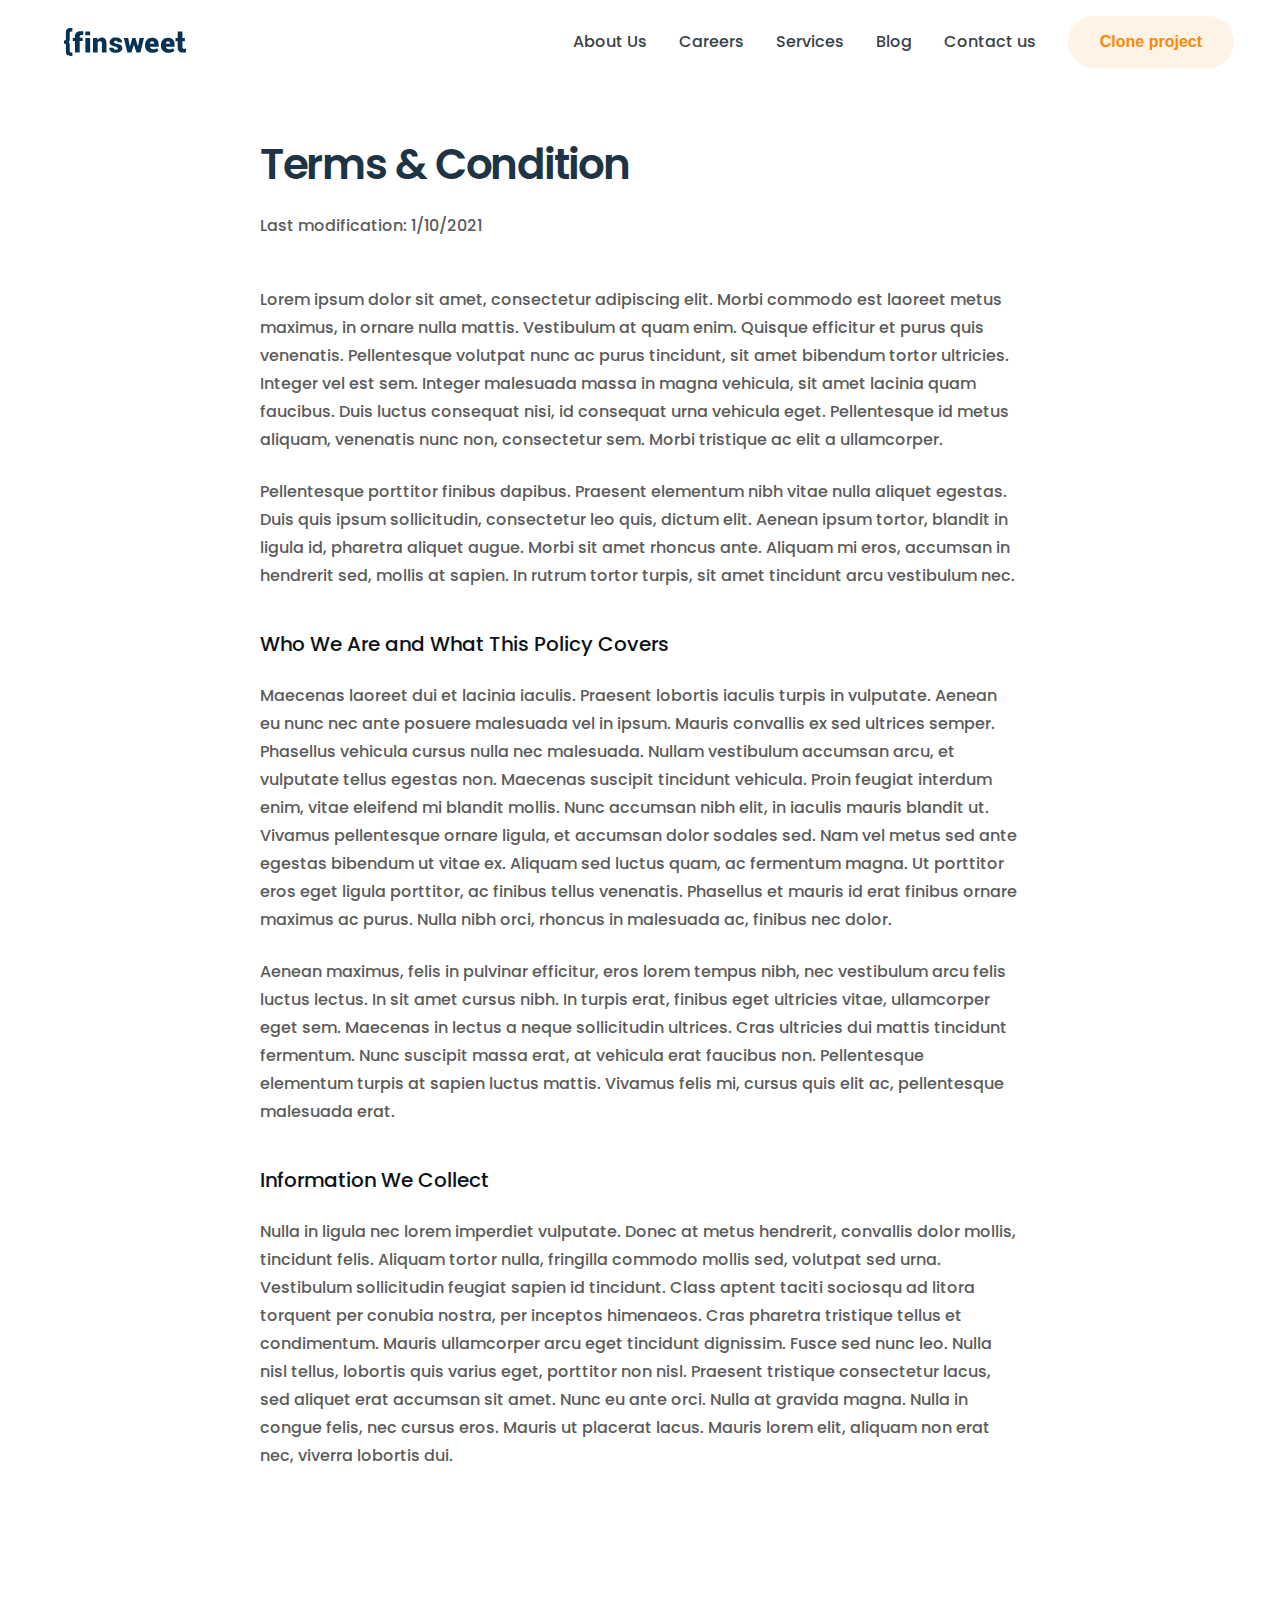
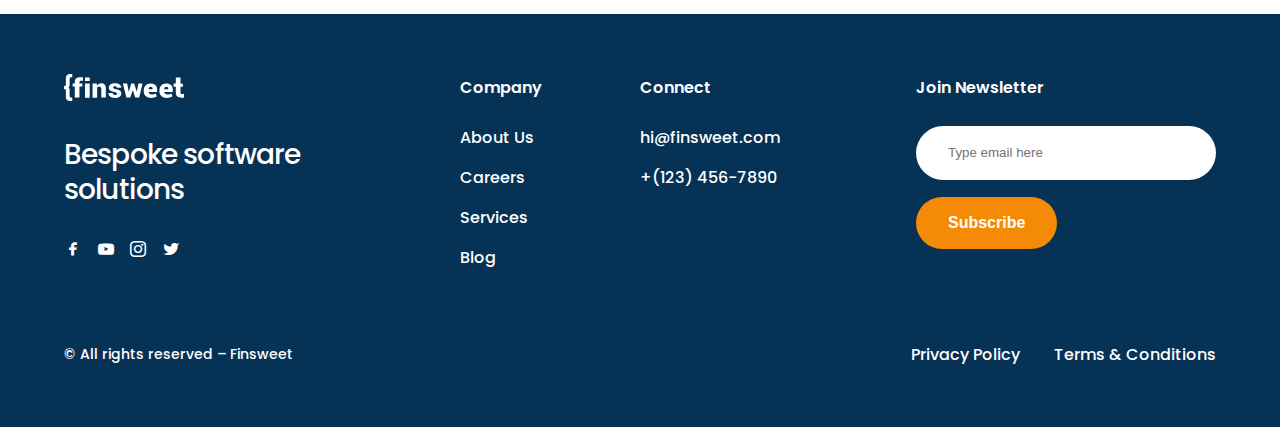
<file: terms.html>
<!doctype html>
<html lang="en">
<head>
    <meta charset="UTF-8">
    <meta name="viewport"
          content="width=device-width, user-scalable=no, initial-scale=1.0, maximum-scale=1.0, minimum-scale=1.0">
    <meta http-equiv="X-UA-Compatible" content="ie=edge">
    <link rel="icon" href="favicon.ico">
    <title>Terms & Conditions</title>
    <link rel="stylesheet" href="css/styles.css">
</head>
<body>

<nav class="nav">
    <div class="container">
        <div class="nav-container grid">
            <div class="col col-1-3">
                <a href="index.html" class="nav-logo">
                    <img class="logo" src="img/logo.svg" alt="Agancy">
                </a>
            </div>

            <div class="col">
                <div class="nav-right">
                    <div class="nav-toggle">
                        <div class="close-icon">
                            <span></span>
                            <span></span>
                            <span></span>
                        </div>
                    </div>
                    <div class="nav-links">
                        <div class="nav-item">
                            <a href="about-us.html" class="nav-link">About Us</a>
                        </div>
                        <div class="nav-item">
                            <a href="careers.html" class="nav-link">Careers</a>
                        </div>
                        <div class="nav-item">
                            <a href="services.html" class="nav-link">Services</a>
                        </div>
                        <div class="nav-item">
                            <a href="blog.html" class="nav-link">Blog</a>
                        </div>
                        <div class="nav-item">
                            <a href="contacts.html" class="nav-link">Contact us</a>
                        </div>
                        <div class="nav-item">
                            <button class="btn btn-secondary">Clone project</button>
                        </div>
                    </div>
                </div>
            </div>
        </div>
    </div>
</nav>

<section class="article">
    <div class="container">
        <div class="article-wrapper">
            <div class="article-content">
                <h1 class="h1">Terms & Condition</h1>
                <div class="article-modified">
                    <span>Last modification: 1/10/2021</span>
                </div>

                <div class="article-text">
                    <p>
                        Lorem ipsum dolor sit amet, consectetur adipiscing elit. Morbi commodo est laoreet metus maximus, in ornare nulla mattis. Vestibulum at quam enim. Quisque efficitur et purus quis venenatis. Pellentesque volutpat nunc ac purus tincidunt, sit amet bibendum tortor ultricies. Integer vel est sem. Integer malesuada massa in magna vehicula, sit amet lacinia quam faucibus. Duis luctus consequat nisi, id consequat urna vehicula eget. Pellentesque id metus aliquam, venenatis nunc non, consectetur sem. Morbi tristique ac elit a ullamcorper.
                    </p>
                    <p>
                        Pellentesque porttitor finibus dapibus. Praesent elementum nibh vitae nulla aliquet egestas. Duis quis ipsum sollicitudin, consectetur leo quis, dictum elit. Aenean ipsum tortor, blandit in ligula id, pharetra aliquet augue. Morbi sit amet rhoncus ante. Aliquam mi eros, accumsan in hendrerit sed, mollis at sapien. In rutrum tortor turpis, sit amet tincidunt arcu vestibulum nec.
                    </p>
                </div>              

                <div class="article-text article-section">
                    <h4 class="h4">
                        Who We Are and What This Policy Covers
                    </h4>

                    <p>
                        Maecenas laoreet dui et lacinia iaculis. Praesent lobortis iaculis turpis in vulputate. Aenean eu nunc nec ante posuere malesuada vel in ipsum. Mauris convallis ex sed ultrices semper. Phasellus vehicula cursus nulla nec malesuada. Nullam vestibulum accumsan arcu, et vulputate tellus egestas non. Maecenas suscipit tincidunt vehicula. Proin feugiat interdum enim, vitae eleifend mi blandit mollis. Nunc accumsan nibh elit, in iaculis mauris blandit ut. Vivamus pellentesque ornare ligula, et accumsan dolor sodales sed. Nam vel metus sed ante egestas bibendum ut vitae ex. Aliquam sed luctus quam, ac fermentum magna. Ut porttitor eros eget ligula porttitor, ac finibus tellus venenatis. Phasellus et mauris id erat finibus ornare maximus ac purus. Nulla nibh orci, rhoncus in malesuada ac, finibus nec dolor.
                    </p>
                    <p>
                        Aenean maximus, felis in pulvinar efficitur, eros lorem tempus nibh, nec vestibulum arcu felis luctus lectus. In sit amet cursus nibh. In turpis erat, finibus eget ultricies vitae, ullamcorper eget sem. Maecenas in lectus a neque sollicitudin ultrices. Cras ultricies dui mattis tincidunt fermentum. Nunc suscipit massa erat, at vehicula erat faucibus non. Pellentesque elementum turpis at sapien luctus mattis. Vivamus felis mi, cursus quis elit ac, pellentesque malesuada erat.
                    </p>
                </div>

                <div class="article-text article-section">
                    <h4 class="h4">
                        Information We Collect
                    </h4>

                    <p>
                        Nulla in ligula nec lorem imperdiet vulputate. Donec at metus hendrerit, convallis dolor mollis, tincidunt felis. Aliquam tortor nulla, fringilla commodo mollis sed, volutpat sed urna. Vestibulum sollicitudin feugiat sapien id tincidunt. Class aptent taciti sociosqu ad litora torquent per conubia nostra, per inceptos himenaeos. Cras pharetra tristique tellus et condimentum. Mauris ullamcorper arcu eget tincidunt dignissim. Fusce sed nunc leo. Nulla nisl tellus, lobortis quis varius eget, porttitor non nisl. Praesent tristique consectetur lacus, sed aliquet erat accumsan sit amet. Nunc eu ante orci. Nulla at gravida magna. Nulla in congue felis, nec cursus eros. Mauris ut placerat lacus. Mauris lorem elit, aliquam non erat nec, viverra lobortis dui.
                    </p>
                </div>

            </div>
        </div>
    </div>
</section>

<footer class="footer">
    <div class="container">

        <div class="footer-content grid">
            <!-- Logo -->
            <div class="col col-1-3 col-sm-1-2">
                <div class="footer-logo">
                    <img src="img/logo-white.svg" alt="">
                </div>
                <div class="footer-title">
                    <h3 class="h3">
                        Bespoke software solutions
                    </h3>
                    <div class="social-links">
                        <a href="#" class="social-link">
                            <span class="icon-facebook"></span>
                        </a>
                        <a href="#" class="social-link">
                            <span class="icon-youtube"></span>
                        </a>
                        <a href="#" class="social-link">
                            <span class="icon-instagram"></span>
                        </a>
                        <a href="#" class="social-link">
                            <span class="icon-twitter"></span>
                        </a>
                    </div>
                </div>
            </div>
            <!-- Nav -->
            <div class="col col-1-3 col-sm-1-2">
                <div class="footer-nav flex">
                    <div class="col col-1-2 col-sm-1-1 footer-nav-list">
                        <h5 class="h5">
                            Company
                        </h5>
                        <a href="about-us.html" class="footer-nav-link">
                            About Us
                        </a>
                        <a href="careers.html" class="footer-nav-link">
                            Careers
                        </a>
                        <a href="services.html" class="footer-nav-link">
                            Services
                        </a>
                        <a href="blog.html" class="footer-nav-link">
                            Blog
                        </a>
                    </div>
                    <div class="col col-1-2 col-sm-1-1 footer-nav-list">
                        <h5 class="h5">
                            Connect
                        </h5>
                        <a href="mailto:hi@finsweet.com" class="footer-nav-link">
                            hi@finsweet.com
                        </a>
                        <a href="tel:+1234567890" class="footer-nav-link">
                            +(123) 456-7890
                        </a>
                    </div>
                </div>
            </div>
            <!-- Newsletter -->
            <div class="col col-1-3 col-sm-1-1">
                <form class="footer-form">
                    <h5 class="h5">
                        Join Newsletter
                    </h5>

                    <input type="email" placeholder="Type email here">

                    <button type="submit" class="btn btn-primary">Subscribe</button>
                </form>
            </div>
        </div>
        <!-- Footer Copyright -->
        <div class="footer-bottom grid">
            <div class="col col-1-2 col-sm-1-1">
                <div class="footer-copyright">
                    <p>© All rights reserved – Finsweet</p>
                </div>
            </div>

            <div class="col col-1-2 col-sm-1-1">
                <div class="footer-bottom-nav">
                    <a href="privacy-policy.html" class="footer-bottom-link">
                        Privacy Policy
                    </a>
                    <a href="terms.html" class="footer-bottom-link">
                        Terms & Conditions
                    </a>
                </div>
            </div>
        </div>
    </div>
</footer>




<!-- JS Libs-->
<!-- JS Custom -->
<script src="js/app.js"></script>


</body>
</html>
</file>
<file: css/styles.css>
@import url("https://fonts.googleapis.com/css2?family=Poppins:ital,wght@0,100;0,200;0,300;0,400;0,500;0,600;0,700;0,800;0,900;1,100;1,200;1,300;1,400;1,500;1,600;1,700;1,800;1,900&display=swap");
@font-face {
  font-family: 'icomoon';
  src: url("../fonts/icomoon/icomoon.eot?av9mc5");
  src: url("../fonts/icomoon/icomoon.eot?av9mc5#iefix") format("embedded-opentype"), url("../fonts/icomoon/icomoon.ttf?av9mc5") format("truetype"), url("../fonts/icomoon/icomoon.woff?av9mc5") format("woff"), url("../fonts/icomoon/icomoon.svg?av9mc5#icomoon") format("svg");
  font-weight: normal;
  font-style: normal;
  font-display: block; }

[class^="icon-"], [class*=" icon-"] {
  font-family: 'icomoon' !important;
  speak: never;
  font-style: normal;
  font-weight: normal;
  font-variant: normal;
  text-transform: none;
  line-height: 1;
  /* Better Font Rendering =========== */
  -webkit-font-smoothing: antialiased;
  -moz-osx-font-smoothing: grayscale; }

.icon-arrow-right:before {
  content: "\e901"; }

.icon-menu:before {
  content: "\e903"; }

.icon-facebook:before {
  content: "\e900"; }

.icon-twitter:before {
  content: "\e902"; }

.icon-instagram:before {
  content: "\ea92"; }

.icon-youtube:before {
  content: "\ea9d"; }

* {
  margin: 0;
  padding: 0;
  outline: none;
  text-decoration: none;
  border: none;
  box-sizing: border-box; }

html {
  font-family: "Poppins", sans-serif;
  font-size: 10px;
  background-color: #FFFFFF; }

body {
  font: 500 1.6rem/1.5 "Poppins", sans-serif;
  font-size: 1.6rem;
  letter-spacing: initial;
  color: #5B5B5B;
  background-color: #FFFFFF;
  max-width: 100%;
  overflow-x: hidden; }

.h1,
.h2,
.h3,
.h4,
.h5,
.h6 {
  font-family: inherit;
  line-height: 1.7; }

.h1 {
  font-weight: 600;
  font-size: 6.4rem;
  line-height: 1.1;
  letter-spacing: -0.03em;
  color: #1D3444;
  margin-bottom: 3.2rem; }

.h2 {
  font-weight: 600;
  font-size: 4.8rem;
  line-height: 1.2;
  letter-spacing: -0.03em;
  color: #0D1317;
  margin-bottom: 2.4rem; }

.h3 {
  font-size: 3.2rem;
  font-weight: 500;
  letter-spacing: -0.03em; }

.h4 {
  font-size: 2.4rem;
  font-weight: 500; }

.h5 {
  font-size: 1.8rem;
  font-weight: 600; }

.h6 {
  font-size: 1.6rem;
  font-weight: 500; }

p {
  font-weight: 500;
  font-size: 1.6rem;
  line-height: 1.7;
  color: #5B5B5B; }

img {
  max-width: 100%; }

a {
  color: #5B5B5B;
  text-decoration: none;
  cursor: pointer;
  transition: all 0.5s; }
  a:hover, a:focus, a:active {
    color: #F58A07;
    text-decoration: none; }
  a:visited {
    color: #5B5B5B;
    text-decoration: none; }

.link {
  color: #F58A07;
  text-decoration: none;
  cursor: pointer;
  transition: all 0.5s; }
  .link:hover, .link:focus, .link:active, .link:visited {
    color: rgba(245, 138, 7, 0.7);
    text-decoration: none; }

button {
  outline: none;
  border: none;
  font-size: 1.6rem; }

.btn {
  display: inline-block;
  padding: 1.8rem 3.2rem;
  font-size: 1.6rem;
  font-weight: 600;
  line-height: 1;
  text-align: center;
  outline: none;
  text-decoration: none;
  border-radius: 2.7rem;
  cursor: pointer;
  background: #F58A07;
  color: #FFFFFF;
  transition: all 0.5s; }
  .btn:hover, .btn:focus, .btn:active {
    text-decoration: none;
    outline: none;
    background: #fbb867;
    color: #F58A07; }
  .btn:visited {
    color: #FFFFFF; }
  .btn-white.btn {
    background: #FFFFFF;
    color: #F58A07; }
    .btn-white.btn:hover, .btn-white.btn:focus, .btn-white.btn:active {
      background: #1D3444;
      color: #FFFFFF; }
  .btn-primary {
    background: #F58A07;
    color: #FFFFFF; }
    .btn-primary:hover, .btn-primary:focus, .btn-primary:active {
      background: #f9a136;
      color: #FFFFFF; }
  .btn-secondary {
    background: #FEF3E6;
    color: #F58A07; }
    .btn-secondary:hover, .btn-secondary:focus, .btn-secondary:active, .btn-secondary:visited {
      background: rgba(245, 138, 7, 0.2);
      color: #F58A07; }

.list {
  padding-left: 2rem; }
  .list li {
    font-size: 1.6rem;
    line-height: 1.75;
    margin-bottom: .8rem; }

.nav {
  display: flex;
  width: 100%;
  justify-content: center;
  align-items: center;
  height: 8.4rem;
  padding: 1.6rem 0;
  background-color: #FFFFFF;
  position: absolute;
  top: 0;
  left: 0;
  z-index: 99999; }
  .nav-logo {
    max-height: 2.8rem;
    margin: auto 1rem auto 0;
    display: flex;
    align-items: center; }
  .nav .grid {
    flex-wrap: nowrap; }
    .nav .grid .col:last-child {
      padding-right: 0; }
  .nav .nav-container {
    display: flex;
    justify-content: space-between;
    align-items: center; }
  .nav-right {
    display: flex;
    justify-content: flex-end; }
  .nav .nav-links {
    display: flex;
    align-items: center; }
  .nav .nav-item {
    margin-left: 3.2rem; }
    .nav .nav-item a {
      display: inline-block;
      color: #394149;
      position: relative; }
      .nav .nav-item a:hover {
        color: #F58A07; }
    .nav .nav-item.active a:after {
      content: "";
      display: block;
      position: absolute;
      left: 0;
      border-bottom: -3px;
      height: 2px;
      width: 100%;
      background-color: #F58A07; }

.header {
  height: 100vh;
  max-height: 920px;
  margin: 0 auto; }

.bg-blue {
  background: #DCEAF5;
  width: 100%; }

.bg-white {
  background: #FFFFFF; }

.section {
  width: 100%;
  display: flex;
  flex-wrap: wrap;
  align-items: center;
  margin: 0 auto 13rem; }

.section-header {
  display: flex;
  align-items: center;
  min-height: 100vh;
  height: auto;
  max-height: 920px;
  padding: 13rem 0 12rem;
  margin-bottom: 0; }
  .section-header .h1 {
    margin-bottom: 3.2rem; }
  .section-header .h5 {
    font-weight: 500; }
  .section-header p {
    margin-bottom: 3.2rem; }
  .section-header .btn {
    margin: 0; }
  .section-header .header-description {
    height: inherit;
    min-height: 100%;
    display: flex;
    align-items: center; }
  .section-header .header-subtitle {
    max-width: 54rem; }
  .section-header .media-wrapper:before {
    content: "";
    display: block;
    height: 100%;
    width: 30%;
    position: absolute;
    top: 0;
    left: 0;
    border-radius: 2rem 0 0 2rem;
    background: #F58A07;
    mix-blend-mode: multiply;
    z-index: 1; }
  .section-header .media-wrapper:after {
    content: "";
    display: block;
    height: 12rem;
    width: 12rem;
    background: transparent url("../img/services/services-main-circle.svg") no-repeat center center;
    background-size: contain;
    position: absolute;
    top: 17%;
    left: auto;
    right: -6rem;
    z-index: 1; }
  .section-header-container {
    justify-content: space-between; }
  .section-header-subtitle {
    font-size: 1.8rem;
    font-weight: 500;
    width: 90%;
    max-width: 510px; }
  .section-header-description {
    min-height: 100%;
    height: inherit;
    display: flex;
    flex-wrap: wrap;
    align-items: center; }
  .section-header-content {
    display: block; }

.section-block {
  margin-bottom: 13rem; }
  .section-block p {
    width: 54rem;
    max-width: 100%; }
  .section-block-img {
    width: 620rem;
    max-width: 100%;
    position: relative; }
  .section-block .wrapper {
    height: inherit;
    min-height: 100%;
    display: flex;
    align-items: center; }

.media-wrapper {
  width: 100%;
  display: flex;
  align-items: center;
  overflow: visible;
  position: relative; }
  .media-wrapper .media-img {
    width: 100%; }
  .media-wrapper img {
    width: 100%;
    border-radius: 2rem;
    overflow: hidden; }
  .media-wrapper-main:before {
    content: "";
    display: block;
    height: 100%;
    width: 30%;
    position: absolute;
    top: 0;
    left: 0;
    border-radius: 2rem 0 0 2rem;
    background: #F58A07;
    mix-blend-mode: multiply;
    z-index: 1; }
  .media-wrapper-main:after {
    content: "";
    display: block;
    height: 12rem;
    width: 12rem;
    background: transparent url("../img/services/services-main-circle.svg") no-repeat center center;
    background-size: contain;
    position: absolute;
    top: 17%;
    left: auto;
    right: -6rem;
    z-index: 1; }
  .media-wrapper-pure:before, .media-wrapper-pure:after {
    content: none; }

.form .btn {
  margin-top: 3.2rem; }

.form .input-wrapper:not(:last-of-type) {
  margin-bottom: 1.6rem; }

.form input,
.form .input {
  height: 5.4rem; }

.form input,
.form .input,
.form .textarea {
  display: block;
  width: 100%;
  padding: 2rem 3.2rem;
  border-radius: 2.6rem;
  background: #F7F9FC;
  line-height: 1.5;
  font-size: 1.6rem;
  color: #0D1317; }
  .form input::-moz-placeholder,
  .form .input::-moz-placeholder,
  .form .textarea::-moz-placeholder {
    font-family: "Poppins", sans-serif;
    font-size: 1.6rem;
    color: #9C9C9C; }
  .form input:-ms-input-placeholder,
  .form .input:-ms-input-placeholder,
  .form .textarea:-ms-input-placeholder {
    font-family: "Poppins", sans-serif;
    font-size: 1.6rem;
    color: #9C9C9C; }
  .form input::-moz-placeholder, .form .input::-moz-placeholder, .form .textarea::-moz-placeholder {
    font-family: "Poppins", sans-serif;
    font-size: 1.6rem;
    color: #9C9C9C; }
  .form input:-ms-input-placeholder, .form .input:-ms-input-placeholder, .form .textarea:-ms-input-placeholder {
    font-family: "Poppins", sans-serif;
    font-size: 1.6rem;
    color: #9C9C9C; }
  .form input::placeholder,
  .form .input::placeholder,
  .form .textarea::placeholder {
    font-family: "Poppins", sans-serif;
    font-size: 1.6rem;
    color: #9C9C9C; }

.form .textarea {
  height: 16rem;
  resize: none; }

.learn-more {
  display: inline-block;
  margin: 0;
  color: #F58A07;
  cursor: pointer;
  transition: all .5s; }
  .learn-more:after {
    content: "\e901";
    display: inline-block;
    font-family: "icomoon";
    font-size: 1rem;
    font-style: normal;
    font-weight: normal;
    font-variant: normal;
    text-transform: none;
    line-height: 1;
    color: inherit;
    -webkit-font-smoothing: antialiased;
    -moz-osx-font-smoothing: grayscale;
    position: relative;
    left: 0;
    margin-left: .8rem;
    transition: all .5s; }
  .learn-more:hover {
    opacity: .75; }
    .learn-more:hover:after {
      left: .6rem; }

.container {
  width: 1280px;
  max-width: 100%;
  margin: 0 auto;
  display: block; }

.flex {
  display: flex;
  flex-wrap: wrap; }

.grid {
  display: flex;
  flex-wrap: wrap;
  width: auto;
  margin: 0 -2.3rem; }

.col {
  width: 100%;
  padding: 0 2.3rem; }
  .col-1-2 {
    width: calc(100%/2);
    max-width: 50%; }
  .col-1-3 {
    width: calc(100%/3);
    max-width: calc(100%/3); }
  .col-2-3 {
    width: calc((100%/3)*2);
    max-width: calc((100%/3)*2); }
  .col-1-4 {
    width: calc(100%/4);
    max-width: calc(100%/4); }

@media screen and (max-width: 767px) {
  .col-md-1-1 {
    width: 100%;
    max-width: 100%;
    margin-bottom: 2.5rem; }
  .col-md-1-2 {
    width: calc(100%/2);
    max-width: 50%;
    margin-bottom: 2.5rem; }
  .col-md-1-3 {
    width: calc(100%/3);
    max-width: calc(100%/3); }
  .col-md-2-3 {
    width: calc((100%/3)*2);
    max-width: calc((100%/3)*2); }
  .col-md-1-4 {
    width: calc(100%/4);
    max-width: calc(100%/4); } }

@media screen and (max-width: 575px) {
  .col-sm-1-1 {
    width: 100%;
    max-width: 100%;
    margin-bottom: 2rem; }
  .col-sm-1-2 {
    width: calc(100%/2);
    max-width: 50%;
    margin-bottom: 2.5rem; }
  .col-sm-1-3 {
    width: calc(100%/3);
    max-width: calc(100%/3); }
  .col-sm-2-3 {
    width: calc((100%/3)*2);
    max-width: calc((100%/3)*2); }
  .col-sm-1-4 {
    width: calc(100%/4);
    max-width: calc(100%/4); } }

.footer {
  padding: 8rem 0;
  background: #063255 url("../img/footer-bg.jpg") no-repeat center center;
  background-size: cover;
  color: #FFFFFF;
  overflow: hidden; }
  .footer p,
  .footer a,
  .footer ul,
  .footer li {
    color: inherit; }
  .footer a:hover, .footer a:focus, .footer a:active {
    color: #f9961d; }
  .footer a:visited {
    color: inherit; }
  .footer-logo {
    max-height: 2.8rem;
    margin-bottom: 3.2rem; }
  .footer-title .h3 {
    margin-bottom: 3.2rem;
    line-height: 1.22; }
  .footer .h5 {
    margin-bottom: 2.4rem; }
  .footer .footer-nav .col {
    padding-left: 0; }
    .footer .footer-nav .col:last-child {
      padding-right: 0; }
  .footer .footer-nav-link {
    display: block;
    font-weight: 500;
    line-height: 1.5;
    margin-bottom: 1.6rem;
    color: #FFFFFF; }
    .footer .footer-nav-link:hover, .footer .footer-nav-link:focus, .footer .footer-nav-link:active {
      color: #f9961d; }
  .footer-form {
    padding-left: 6rem; }
    .footer-form input {
      display: block;
      width: 100%;
      height: 5.4rem;
      padding: 0 3.2rem;
      border-radius: 3.2rem;
      background: white;
      line-height: 5.4rem;
      color: #0D1317; }
    .footer-form .btn {
      margin-top: 1.7rem; }
  .footer .footer-bottom {
    justify-content: space-between; }
    .footer .footer-bottom .col:last-child {
      display: flex;
      justify-content: flex-end; }
    .footer .footer-bottom-link {
      margin-left: 3rem; }
      .footer .footer-bottom-link:hover {
        color: #F58A07; }
  .footer .social-links {
    display: flex;
    margin-bottom: 8rem; }
  .footer .social-link {
    display: block;
    margin-right: 1.6rem;
    cursor: pointer;
    transition: color 0.5s; }
    .footer .social-link span {
      color: inherit; }
    .footer .social-link:hover {
      color: #F58A07; }

.main .btn-container {
  align-items: center; }
  .main .btn-container .btn-link {
    margin-left: 1rem; }

.main .h3 {
  font-size: 3.6rem;
  font-weight: 600;
  line-height: 1.22;
  color: #0D1317; }

.main .header {
  background: #DCEAF5 url(../img/main/main-header-bg.jpg) no-repeat bottom center;
  background-size: 100% auto;
  min-height: 100%;
  height: 80rem;
  max-height: 80rem;
  padding-top: 18rem; }
  .main .header .clients {
    margin-top: 5.6rem; }
    .main .header .clients .h5 {
      font-weight: normal;
      color: rgba(57, 65, 73, 0.5);
      margin-bottom: 1.8rem; }
    .main .header .clients-logo {
      margin-right: 4.5rem; }
      .main .header .clients-logo-wrapper {
        flex-wrap: nowrap; }
      .main .header .clients-logo img {
        max-height: 3.2rem;
        max-width: auto; }

.main-help {
  padding: 10rem 0;
  margin-bottom: 0; }
  .main-help .text p {
    margin-bottom: 0; }
  .main-help .cards-item-img {
    border-radius: 2rem; }
  .main-help .main-section-header {
    width: 74rem;
    max-width: 100%; }
    .main-help .main-section-header .h2 {
      color: #1D3444; }
    .main-help .main-section-header .text p {
      width: 100%; }

.main-solutions {
  padding: 10rem 0; }
  .main-solutions .h5 {
    font-weight: 500;
    color: #1D3444; }

.main-about {
  padding: 13rem 0;
  margin-bottom: 0; }
  .main-about .content {
    width: 60rem;
    max-width: 100%; }
  .main-about .numbers {
    margin-top: 4.8rem; }
  .main-about .media-wrapper-main:after {
    top: -6rem; }

.main-services {
  margin-bottom: 13rem; }
  .main-services .container {
    padding: 5rem;
    border-radius: 2rem;
    overflow: visible;
    position: relative; }
    .main-services .container:before {
      content: "";
      display: block;
      position: absolute;
      width: 18rem;
      height: 18rem;
      top: -1.6rem;
      right: -1.6rem;
      background: transparent url(../img/main/main-ribbon.png) no-repeat top right;
      background-size: contain;
      z-index: 2; }
  .main-services .tabs-title {
    display: flex;
    width: 100%;
    justify-content: space-between;
    margin-bottom: 8rem; }
    .main-services .tabs-title .btn {
      background: transparent;
      color: rgba(6, 50, 85, 0.3);
      border: 1px solid #A8BCCC; }
    .main-services .tabs-title .btn-small {
      padding: 0 2.4rem;
      line-height: 4rem;
      margin-right: 2rem; }
    .main-services .tabs-title .active .btn {
      border-color: #FFFFFF;
      background: #FFFFFF;
      color: #F58A07; }
  .main-services .tabs-content {
    display: flex;
    align-items: stretch;
    height: 100%; }
  .main-services .tab-content {
    display: flex;
    height: inherit;
    height: 100%;
    align-items: center; }
  .main-services .text p {
    margin-bottom: 1.6rem; }
    .main-services .text p:last-child {
      margin-bottom: 0; }
  .main-services .learn-more {
    color: #F58A07;
    margin-top: 4rem; }
  .main-services-img {
    height: 100%;
    padding-left: 10rem;
    display: flex;
    align-items: flex-end;
    justify-content: flex-end; }
  .main-services .media-wrapper-main:after {
    content: none; }

.main-job {
  padding: 13rem 0;
  color: #FFFFFF;
  background: #F58A07 url(../img/main/main-job.jpg) no-repeat left center;
  background-size: 50% 100%; }
  .main-job .h2 {
    color: #FFFFFF;
    margin-bottom: 4rem; }
  .main-job .bg {
    background: transparent url(../img/main/main-job.jpg) no-repeat center center;
    background-size: cover; }
  .main-job .content {
    padding-left: 20%; }

.numbers .numbers-item .h3 {
  font-size: 3.6rem;
  letter-spacing: normal;
  font-weight: 700;
  color: #F58A07; }

.numbers .numbers-item .h4 {
  font-weight: 600;
  color: #0D1317;
  margin: 1.2rem 0; }

.numbers .numbers-item p {
  width: 27rem;
  max-width: 100%; }

.btn-link {
  font-size: 1.6rem;
  line-height: 5.4rem;
  font-weight: 600;
  color: #0D1317;
  background: transparent;
  padding: 0 3.2rem;
  cursor: pointer; }
  .btn-link:hover {
    color: #F58A07; }

.testimonial {
  margin: 12rem 0; }
  .testimonial .wrapper {
    height: inherit;
    min-height: 100%;
    display: flex;
    align-items: center; }
  .testimonial .content {
    width: 540px;
    max-width: 100%; }
  .testimonial .author {
    margin-top: 3rem; }
    .testimonial .author-container {
      display: flex;
      align-items: center; }
    .testimonial .author-img {
      width: 8rem;
      height: 8rem;
      border-radius: 50%;
      overflow: hidden; }
      .testimonial .author-img img {
        height: 100%;
        width: 100%;
        border-radius: 50%; }
    .testimonial .author-info {
      padding-left: 2.4rem; }
    .testimonial .author-name {
      font-weight: 500;
      font-size: 2.4rem;
      line-height: 1.6;
      color: #063255;
      margin-bottom: 0; }
    .testimonial .author-position {
      color: #F58A07;
      margin-bottom: 0; }
  .testimonial .video {
    position: relative; }
    .testimonial .video .play-container {
      display: flex;
      align-items: center;
      position: absolute;
      left: 0;
      bottom: 0;
      padding: 4rem;
      cursor: pointer; }
      .testimonial .video .play-container:hover .play-icon {
        background: #F58A07; }
        .testimonial .video .play-container:hover .play-icon:after {
          border-left-color: #FFFFFF; }
    .testimonial .video .play-icon {
      height: 5rem;
      width: 5rem;
      border-radius: 50%;
      display: flex;
      justify-content: center;
      align-items: center;
      background: #FFFFFF;
      position: relative;
      cursor: pointer;
      transition: all .5s; }
      .testimonial .video .play-icon:after {
        content: "";
        position: absolute;
        display: flex;
        border: 0.9rem solid transparent;
        border-left: 1.4rem solid #F58A07;
        position: relative;
        right: -.6rem;
        transition: all .5s; }
    .testimonial .video .play-text {
      font-weight: 600;
      font-size: 1.8rem;
      color: #FFFFFF;
      margin-left: 1.6rem; }

.cards .h2 {
  margin-bottom: 6rem; }

.cards-items {
  width: 100%; }

.cards-item {
  display: block;
  background: #FFFFFF;
  border-radius: 2rem;
  overflow: hidden;
  cursor: pointer;
  transition: all .5s; }
  .cards-item:hover .learn-more {
    opacity: .75; }
    .cards-item:hover .learn-more:after {
      left: .6rem; }
  .cards-item:hover .news-item-img img,
  .cards-item:hover .cards-item-img img {
    transform: scale(1.05); }
  .cards-item-img {
    position: relative;
    height: 23rem;
    overflow: hidden;
    display: flex;
    align-items: center;
    justify-content: center; }
    .cards-item-img img {
      position: absolute;
      height: 100%;
      min-width: 100%;
      max-width: initial;
      width: auto;
      transform: scale(1);
      transition: all .5s; }
  .cards-item-content {
    padding: 3.2rem 0; }
  .cards-item .h4 {
    line-height: 1.5;
    letter-spacing: -0.03em;
    color: #0D1317;
    margin-bottom: 1.6rem; }
  .cards-item p {
    color: #5B5B5B;
    margin-bottom: 2.4rem; }

.cards {
  padding-top: 6.4rem; }
  .cards .card {
    background-color: #FFFFFF;
    padding: 4rem 3.2rem 3.6rem;
    border-radius: 2rem; }
    .cards .card-content .h4 {
      font-weight: 600;
      color: #0D1317;
      margin-bottom: 1.6rem; }
    .cards .card-icon {
      margin-bottom: 2.4rem;
      height: 4rem;
      display: flex;
      align-items: flex-end; }

.news {
  background: #DCEAF5;
  padding: 9.6rem 0; }
  .news .cards-item-content {
    padding: 3.2rem; }

.about .section-header .media-wrapper:after {
  top: auto;
  bottom: -6rem; }

.about-us-header {
  margin-bottom: 6rem; }
  .about-us-header .h2 {
    font-size: 3.6rem;
    width: 48rem;
    max-width: 100%; }
  .about-us-header p {
    font-size: 1.8rem;
    line-height: 1.7;
    color: #1D3444; }

.about-us-numbers .numbers-item .h3 {
  font-size: 3.6rem;
  letter-spacing: normal;
  font-weight: 700;
  color: #F58A07; }

.about-us-numbers .numbers-item .h4 {
  color: #0D1317;
  margin-bottom: 1.6rem; }

.about-us-numbers .numbers-item p {
  width: 27rem;
  max-width: 100%; }

.about-local .media-wrapper:after {
  content: "";
  display: block;
  height: 28rem;
  width: 28rem;
  border-radius: 2rem;
  background: #F58A07;
  mix-blend-mode: multiply;
  overflow: hidden;
  position: absolute;
  bottom: -3rem;
  right: -3rem;
  z-index: 1; }

.about-local .content {
  max-width: 100%; }

.about-team .h2 {
  width: 58rem;
  max-width: 100%; }

.about-team .text {
  width: 72rem;
  max-width: 100%; }
  .about-team .text p {
    margin-bottom: 0; }

.about-team-header {
  margin-bottom: 6.4rem; }

.about-team .team-item {
  overflow: hidden;
  border-radius: 2rem;
  width: 29rem;
  max-width: 100%;
  height: 52rem;
  cursor: pointer;
  position: relative; }
  .about-team .team-item-img img {
    min-height: 100%;
    min-width: 100%;
    position: absolute;
    top: 0;
    left: 0;
    right: 0;
    bottom: 0;
    margin: auto;
    z-index: 1; }
  .about-team .team-item:hover .team-item-description {
    opacity: 1;
    visibility: visible; }
  .about-team .team-item-description {
    color: #FFFFFF;
    background: #252525;
    border-radius: 2rem 2rem 0 0;
    max-width: 100%;
    position: absolute;
    z-index: 10;
    bottom: 0;
    top: auto;
    left: 0;
    right: 0;
    padding: 4rem 3.2rem 3.4rem;
    opacity: 0;
    visibility: hidden;
    transition: all 0.5s; }
    .about-team .team-item-description .position {
      line-height: 1.2;
      color: #FFFFFF;
      margin-bottom: 0.6rem;
      opacity: .7; }
    .about-team .team-item-description .name {
      color: #FFFFFF;
      margin-bottom: 1.6rem;
      line-height: 1.5; }
    .about-team .team-item-description .text {
      color: #FFFFFF;
      font-size: 1.4rem;
      font-weight: normal; }

.services .header {
  display: flex;
  align-items: center; }
  .services .header p {
    margin-bottom: 2.4rem; }
  .services .header .btn {
    margin: 0; }

.services-block .media-wrapper {
  width: 100%;
  display: flex;
  align-items: center;
  overflow: visible;
  position: relative; }
  .services-block .media-wrapper .services-img {
    width: 100%; }
  .services-block .media-wrapper img {
    width: 100%;
    border-radius: 2rem;
    overflow: hidden; }
  .services-block .media-wrapper:before {
    content: none; }
  .services-block .media-wrapper:after {
    content: "";
    display: block;
    height: 10rem;
    width: 10rem;
    border-radius: 2rem;
    background: #F58A07;
    mix-blend-mode: multiply;
    overflow: hidden;
    position: absolute;
    top: 23%;
    left: -5rem;
    z-index: 1; }

.services .header-container {
  justify-content: space-between; }

.services .header-subtitle {
  font-size: 1.8rem;
  font-weight: 500;
  width: 90%;
  max-width: 510px; }

.services .header-description {
  min-height: 100%;
  height: inherit;
  display: flex;
  flex-wrap: wrap;
  align-items: center; }

.services .header-content {
  display: block; }

.services-img {
  width: 620px;
  max-width: 100%;
  position: relative; }

.services .services-block:last-child {
  padding-bottom: 0; }

.services .services-block:nth-child(odd) .media-wrapper:after {
  right: -5rem;
  left: auto;
  top: auto;
  bottom: 23%; }

.services .services-block .wrapper {
  height: inherit;
  min-height: 100%;
  display: flex;
  align-items: center; }

.services .services-block .content {
  width: 540px;
  max-width: 100%; }

.services .services-block p {
  margin-bottom: 2.4rem; }

.services .services-block .author {
  margin-top: 3rem; }
  .services .services-block .author-container {
    display: flex;
    align-items: center; }
  .services .services-block .author-img {
    width: 8rem;
    height: 8rem;
    border-radius: 50%;
    overflow: hidden; }
    .services .services-block .author-img img {
      height: 100%;
      width: 100%;
      border-radius: 50%; }
  .services .services-block .author-info {
    padding-left: 2.4rem; }
  .services .services-block .author-name {
    font-weight: 500;
    font-size: 2.4rem;
    line-height: 1.6;
    color: #063255;
    margin-bottom: 0; }
  .services .services-block .author-position {
    color: #F58A07;
    margin-bottom: 0; }

.services .services-video {
  position: relative; }
  .services .services-video .play-container {
    display: flex;
    align-items: center;
    position: absolute;
    left: 0;
    bottom: 0;
    padding: 4rem;
    cursor: pointer; }
    .services .services-video .play-container:hover .play-icon {
      background: #F58A07; }
      .services .services-video .play-container:hover .play-icon:after {
        border-left-color: #FFFFFF; }
  .services .services-video .play-icon {
    height: 5rem;
    width: 5rem;
    border-radius: 50%;
    display: flex;
    justify-content: center;
    align-items: center;
    background: #FFFFFF;
    position: relative;
    cursor: pointer;
    transition: all .5s; }
    .services .services-video .play-icon:after {
      content: "";
      position: absolute;
      display: flex;
      border: 0.9rem solid transparent;
      border-left: 1.4rem solid #F58A07;
      position: relative;
      right: -.6rem;
      transition: all .5s; }
  .services .services-video .play-text {
    font-weight: 600;
    font-size: 1.8rem;
    color: #FFFFFF;
    margin-left: 1.6rem; }

.blog .header {
  background: #DCEAF5;
  width: 100%; }
  .blog .header-container {
    margin-top: 4rem; }
  .blog .header-content {
    padding-right: 2rem;
    max-width: 100%; }

.blog .section-header .media-wrapper:after, .blog .section-header .media-wrapper:before {
  content: none; }

.blog .cards {
  background: #FFFFFF; }
  .blog .cards-item {
    background: #EDF7FF;
    margin-bottom: 5rem; }

.blog-post,
.article {
  padding: 12rem 0; }
  .blog-post-section,
  .article-section {
    margin-top: 4rem; }
  .blog-post-wrapper,
  .article-wrapper {
    padding: 2rem 0; }
    .blog-post-wrapper .h1,
    .article-wrapper .h1 {
      margin-bottom: 2.4rem;
      line-height: 1.2; }
    .blog-post-wrapper .h4,
    .article-wrapper .h4 {
      color: #0D1317;
      margin-bottom: 2.4rem; }
  .blog-post-modified,
  .article-modified {
    margin-bottom: 4.8rem; }
  .blog-post-header,
  .article-header {
    margin-bottom: 8rem;
    overflow: hidden;
    border-radius: 2rem;
    height: 63rem;
    max-height: 60vh;
    width: 100%;
    position: relative;
    display: flex;
    align-items: flex-start;
    justify-content: center; }
    .blog-post-header img,
    .article-header img {
      position: absolute;
      height: auto;
      min-width: 100%;
      max-width: initial;
      width: 100%; }
  .blog-post-content,
  .article-content {
    width: 78rem;
    max-width: 100%;
    padding: 0 1rem;
    margin: 0 auto; }
  .blog-post .h2,
  .article .h2 {
    margin-top: 48px; }
  .blog-post p,
  .article p {
    font-size: 1.6rem;
    line-height: 1.75;
    margin-bottom: 2.4rem; }

.blog-post-posted {
  display: flex;
  align-items: center;
  margin-bottom: 2.4rem; }
  .blog-post-posted p {
    font-weight: normal;
    font-size: 1.6rem;
    line-height: 2;
    color: #394149;
    opacity: 0.87;
    margin: 0; }
  .blog-post-posted .post-author {
    display: flex;
    align-items: center;
    margin-right: 2.4rem; }
    .blog-post-posted .post-author-img {
      width: 3.2rem;
      height: 3.2rem;
      border-radius: 50%;
      overflow: hidden;
      margin-right: 1rem; }
      .blog-post-posted .post-author-img img {
        min-width: 100%;
        min-height: 100%; }
  .blog-post-posted .post-date date {
    font: inherit; }

.contact-us {
  margin: 15rem 0; }
  .contact-us-heading {
    padding-top: 5rem;
    margin-bottom: 6rem; }
    .contact-us-heading .subtitle {
      font-size: 1.8rem; }
  .contact-us .h2 {
    color: #1D3444;
    width: 56rem;
    max-width: 90%; }
  .contact-us-info .h4 {
    color: #0D1317;
    margin-bottom: 1.6rem; }
  .contact-us-info p,
  .contact-us-info a {
    display: block;
    line-height: 1.7;
    width: 27rem;
    max-width: 100%; }
  .contact-us .form {
    padding-right: 1rem; }
  .contact-us-map .map-img {
    border-radius: 2rem;
    overflow: hidden; }
    .contact-us-map .map-img img {
      min-height: 100%;
      min-width: 100%; }

.careers-positions {
  padding-top: 6.4rem; }
  .careers-positions > div {
    margin-bottom: 4rem; }

.careers-position {
  background: #EDF7FF;
  padding: 3.2rem 4rem;
  border-radius: 2rem;
  overflow: hidden;
  cursor: pointer;
  display: block;
  transition: all 0.5s; }
  .careers-position-title {
    color: #0D1317;
    margin-bottom: 0.8rem; }
  .careers-position-subtitle {
    font-weight: 500;
    color: rgba(57, 65, 73, 0.6);
    margin-bottom: 3.2rem; }
  .careers-position .apply-now-link {
    display: inline-block;
    font-weight: normal;
    font-size: 1.8rem;
    color: #F58A07;
    cursor: pointer; }
  .careers-position:hover {
    background: rgba(220, 234, 245, 0.8); }

.apply {
  padding: 13rem 0; }
  .apply-heading {
    padding-top: 5rem; }
    .apply-heading .subtitle {
      font-size: 1.8rem; }
  .apply-info {
    margin: 6.4rem 0; }
    .apply-info .description p {
      width: 64rem;
      max-width: 100%; }
  .apply .h4 {
    color: #0D1317;
    margin-bottom: 1.6rem; }
  .apply-form .h2 {
    margin-bottom: 5.2rem; }
  .apply .form .input-wrapper {
    margin-bottom: 2.4rem; }
    .apply .form .input-wrapper:last-of-type {
      margin-bottom: 0; }
  .apply-details, .apply-details.container {
    margin-bottom: 12rem;
    padding: 7rem;
    background-color: #EDF7FF;
    border-radius: 2rem;
    overflow: hidden; }
    .apply-details-tabs, .apply-details.container-tabs {
      width: 28rem; }
    .apply-details-tab-title, .apply-details.container-tab-title {
      cursor: pointer;
      margin-bottom: 3rem; }
      .apply-details-tab-title.active .h4, .apply-details.container-tab-title.active .h4 {
        color: #F58A07;
        margin-bottom: 0; }
    .apply-details-tab-content, .apply-details.container-tab-content {
      padding-left: 1rem; }
      .apply-details-tab-content p, .apply-details.container-tab-content p {
        margin-bottom: 2.4rem;
        line-height: 1.75; }

@media screen and (max-width: 1360px) and (min-width: 576px) {
  .section-header .header-container .col:last-child {
    max-width: 45%; }
  .section-header .header-description {
    width: 55%;
    max-width: 55%; } }

@media screen and (max-width: 1360px) {
  .container {
    max-width: 90%;
    min-width: 1060px; }
  .h1 {
    font-size: 4.2rem; }
  .h2 {
    font-size: 3.6rem;
    line-height: 1.2; }
  .h3 {
    font-size: 2.8rem; }
  .h4 {
    font-size: 2rem;
    line-height: 1.4; }
  .h5 {
    font-size: 1.6rem; }
  p {
    font-size: 1.4rem; }
  .grid {
    margin: 0 -1.8rem;
    width: auto; }
  .col {
    padding: 0 1.8rem; }
  .section-header {
    min-height: 70rem;
    padding-bottom: 10rem; }
  section:not(:last-child, .main-services, .section-header, .blog-post, .apply) {
    padding: 0 0 10rem;
    margin-bottom: 0; }
    section.news {
      padding-top: 9rem; }
    section.contact-us {
      margin: 16rem 0 0; }
    section.article {
      padding-top: 12rem; }
  .footer {
    padding: 6rem 0; }
    .footer-logo {
      max-height: 2em; }
  .cards .h2 {
    margin-bottom: 4rem; }
  .cards-item .h4 {
    line-height: 1.4;
    margin-bottom: 1rem; }
  .cards-item-img {
    height: 18vw; }
  .news {
    padding: 8rem 0 10rem; }
    .news .cards-item p {
      margin-bottom: 2rem; }
    .news .cards-item-content {
      padding: 2.2rem 2.4rem 2.4rem; }
  .about-team .team-item {
    height: 40rem; }
  .main section:not(.main-services) {
    padding: 9rem 0;
    margin-bottom: 0; }
  .main .header {
    height: 70rem;
    background-size: 140% auto; }
  .main .section-header .header-description {
    width: 60%;
    max-width: 60%; }
  .main .clients-logo {
    flex-wrap: initial; }
  .main-services {
    margin-bottom: 9rem; }
  .main-job {
    padding: 9rem 0; }
  .testimonial {
    margin: 10rem 0 0; }
  .careers-positions {
    padding-top: 3.2rem; }
  .apply-details,
  .apply-details.container {
    margin-bottom: 8rem; }
  .services .services-block {
    padding: 0;
    margin-bottom: 9rem; }
    .services .services-block:last-child {
      margin-bottom: 0;
      padding-bottom: 0; } }

@media screen and (max-width: 1099px) and (min-width: 992px) {
  .main-services .tabs > .grid .col:first-child {
    width: 60%;
    max-width: 60%; }
  .main-services .tabs > .grid .col:last-child {
    width: 40%;
    max-width: 40%; } }

@media screen and (max-width: 1099px) and (min-width: 576px) {
  .footer-content .col:nth-child(2) {
    padding: 0; }
  .footer-form {
    padding-left: 2rem; } }

@media screen and (max-width: 1099px) {
  .container {
    min-width: 920px; }
  .section-header {
    padding-bottom: 5rem;
    margin-bottom: 3rem; }
    .section-header .media-wrapper:after {
      height: 20%;
      width: 20%;
      top: 10%;
      right: -10%; }
  .section {
    margin-bottom: 6rem; }
  section:not(:last-child, .main-services, .section-header, .blog-post, .apply) {
    padding-bottom: 9rem;
    margin-bottom: 0; }
  section.news {
    padding: 7rem 0 9rem; }
  .blog section.news {
    padding: 5rem 0 6rem; }
  .blog-post,
  .article {
    padding-bottom: 8rem; }
  .blog-post-header,
  .article-header {
    margin-bottom: 5rem; }
  .testimonial {
    margin: 7rem 0 0; }
  section.main-job {
    padding: 5rem 0; }
  .main .header {
    height: 64rem;
    background-size: 170% auto;
    padding-top: 13rem; }
    .main .header .clients .client-logo {
      margin-right: 3rem; }
      .main .header .clients .client-logo img {
        max-height: 2.8rem; }
  .main-services .container {
    padding: 3rem 3rem 4rem; }
  .main-services .h2 {
    font-size: 2.2rem;
    line-height: 1.3; }
  .main-services .tabs-title {
    margin-bottom: 5rem; }
  .main-services-img {
    padding-left: 1rem;
    align-items: flex-start; }
  .main-services .text p {
    font-size: 13px;
    line-height: 1.7; }
  .main-services .learn-more {
    margin-top: 2rem; }
  .main section.main-help {
    padding-top: 5rem; }
  .main-about .media-wrapper-main:after {
    height: 20%;
    width: 20%;
    top: -10%;
    right: -8%; }
  .main section.main-job {
    padding: 6rem 0; }
  .main-job .content {
    padding-left: 2.6rem; }
  .about .section-header .media-wrapper:after {
    top: auto;
    bottom: -9%; }
  .services .header .media-wrapper:after {
    height: 20%;
    width: 20%;
    top: 10%;
    right: -10%; }
  .services .services-block .media-wrapper:after {
    height: 22%;
    width: 20%;
    top: 15%;
    left: -10%; }
  .services .services-block:nth-child(odd) .media-wrapper:after {
    top: auto;
    bottom: 15%;
    left: auto;
    right: -10%; }
  .apply {
    padding: 9rem 0; }
  section.contact-us {
    margin-top: 10rem; } }

@media screen and (max-width: 991px) {
  html {
    font-size: 8.8px; }
  p,
  a {
    font-size: 13px; }
  .h1 {
    font-size: 3.6rem; }
  .h2 {
    font-size: 3rem; }
  .h3 {
    font-size: 2.4rem; }
  .h5 {
    font-size: 13px; }
  .container {
    min-width: 710px; }
  .grid {
    margin: 0 -1.2rem; }
  .col {
    padding: 0 1.2rem; }
  .section-header {
    min-height: 64rem; }
  .nav-container .col:first-child {
    max-width: 160px;
    width: 160px; }
  .nav-container .col:last-child {
    padding-left: 0; }
  .nav .nav-item {
    margin-left: 3rem; }
  .main .h3 {
    font-size: 2.8rem; }
  .contact-us-heading .subtitle {
    font-size: 14px; }
  .blog-post-posted {
    flex-wrap: wrap; }
    .blog-post-posted p {
      font-size: 13px; }
    .blog-post-posted > *:first-child {
      margin-bottom: 6px; }
  .blog section.news {
    padding: 3rem 0 5rem; }
  .careers-position {
    padding: 2.5rem; }
  .blog-post-header,
  .article-header {
    height: 30rem; }
  .about-team .team-item {
    height: 30rem; }
    .about-team .team-item-description {
      padding: 3rem 1.5rem 2rem; }
  .footer-logo {
    max-height: 2.5rem; }
    .footer-logo img {
      height: inherit;
      max-height: 100%; } }

@media screen and (max-width: 767px) and (min-width: 576px) {
  .main-help .cards-item-img {
    height: 10rem; }
  .footer-content {
    flex-wrap: nowrap; }
    .footer-content .col {
      width: 100%;
      max-width: 70%; } }

@media screen and (max-width: 767px) {
  html {
    font-size: 10px; }
  body {
    font-size: 13px; }
  .h1 {
    font-size: 2.4rem; }
  .h2 {
    font-size: 2.2rem;
    margin-bottom: 2rem; }
  .h3 {
    font-size: 1.8rem;
    line-height: 1.5; }
  .h4 {
    font-size: 1.8rem; }
  .btn {
    padding: 1.6rem 2rem;
    font-size: 1.4rem;
    letter-spacing: normal; }
    .btn-link {
      font-size: 1.4rem;
      line-height: 4.6rem;
      padding: 0 2rem; }
  .container {
    min-width: 540px; }
  .nav {
    height: 6rem;
    padding: 1.2rem 0; }
    .nav .btn {
      display: none; }
    .nav .nav-item {
      margin-left: 2.5rem; }
  .section-header {
    min-height: initial;
    margin-top: 6rem;
    padding: 6rem 0; }
    .section-header .header-subtitle {
      width: 32rem;
      max-width: 100%; }
    .section-header .h1 {
      margin-bottom: 2rem; }
    .section-header p {
      margin-bottom: 2.5rem; }
  .header-content {
    width: 320px;
    max-width: 100%; }
  .cards {
    padding-top: 4rem;
    justify-content: center; }
    .cards .h2 {
      margin-bottom: 3rem; }
    .cards.news:not(.blog-news) .cards-items .col:nth-child(3n+1) {
      display: none; }
    .cards .card {
      padding: 2.2rem; }
      .cards .card-icon {
        margin-bottom: 2rem;
        height: 3rem; }
        .cards .card-icon img {
          max-height: 100%;
          max-width: initial; }
      .cards .card-content .h4 {
        margin-bottom: 1rem;
        font-size: 1.6rem; }
    .cards-item {
      border-radius: 1rem; }
      .cards-item-img {
        height: 15rem;
        border-radius: 1rem 1rem 0 0; }
      .cards-item-content {
        padding: 1.8rem 0; }
      .cards-item p {
        margin-bottom: 1.8rem; }
  .main .header {
    height: 100%;
    background-size: 190% auto;
    padding: 9rem 0;
    margin: 6rem 0 0; }
    .main .header .clients {
      display: none; }
  .main .h3 {
    font-size: 2.2rem; }
  .main .section-header .header-description {
    width: 100%;
    max-width: 100%; }
  .main-help .cards-item-img {
    border-radius: 1rem; }
  .main-help .main-section-header {
    width: 70%; }
  .main section:not(.main-services) {
    padding: 5rem 0;
    margin-bottom: 0; }
  .main-about .media-wrapper {
    width: 320px;
    max-width: 100%;
    margin: 5rem auto 2rem; }
  .main-services .tabs-title .btn-small {
    padding: 1.3rem 1.5rem;
    line-height: 1;
    margin-right: 1rem;
    font-size: 1.3rem; }
  .main-services-img {
    padding-left: 0;
    max-width: 80%;
    margin: 2rem auto 0; }
  .blog .news .container {
    padding-bottom: 0; }
  .testimonial {
    margin-top: 3rem; }
    .testimonial .author-img {
      width: 5rem;
      height: 5rem; }
    .testimonial .author-name {
      font-size: 1.8rem; }
    .testimonial .author-info {
      padding-left: 1.5rem; }
    .testimonial .author-position {
      font-weight: 500; }
    .testimonial .video .play-text {
      font-size: 1.6rem;
      margin-left: 1rem; }
    .testimonial .video .play-container {
      padding: 2rem 1.5rem; }
    .testimonial .video .play-icon {
      height: 4rem;
      width: 4rem; }
      .testimonial .video .play-icon:after {
        transform: scale(0.8);
        right: -.5rem; }
    .testimonial .media-wrapper {
      margin: 1rem auto 0; }
  .numbers .numbers-item {
    margin-bottom: 2rem; }
    .numbers .numbers-item .h3 {
      font-size: 2.6rem;
      line-height: 1; }
    .numbers .numbers-item .h4 {
      font-size: 1.6rem;
      margin-top: 1rem; }
  section:not(:last-child, .main-services, .section-header, .blog-post, .apply) {
    padding-bottom: 6rem; }
  .about-us-header {
    margin-bottom: 4rem; }
    .about-us-header .h2 {
      font-size: 2.2rem; }
    .about-us-header p {
      font-size: 1.3rem; }
  .about-local.section {
    margin-bottom: 4rem; }
  .about-local .container {
    padding-bottom: 3rem; }
  .about-local .media-wrapper {
    padding-right: 2rem;
    padding-bottom: 2rem; }
    .about-local .media-wrapper:after {
      height: 50%;
      width: 50%;
      bottom: 0;
      right: 0; }
  .about-team-header {
    margin-bottom: 3rem; }
  .about-team.section {
    margin-bottom: 0; }
  .about-team .container {
    padding-bottom: 0; }
  .about-team .team-item-img {
    display: flex;
    align-items: flex-start; }
    .about-team .team-item-img img {
      bottom: auto;
      margin-top: 0; }
  .services {
    margin-bottom: 8rem; }
    .services .header-subtitle {
      font-size: 1.3rem; }
    .services .services-block p {
      margin-bottom: 1rem; }
    .services .services-block .media-wrapper:after {
      border-radius: 1rem;
      left: -1rem;
      right: auto; }
    .services .services-block:nth-child(odd) .media-wrapper:after {
      left: auto;
      right: -1rem; }
  .list li {
    font-size: 1.3rem;
    line-height: 1.75;
    margin-bottom: .2rem; }
  .careers-positions {
    padding-top: 1rem; }
    .careers-positions .apply-now-link {
      font-size: 1.5rem; }
    .careers-positions > div {
      margin-bottom: 2.5rem; }
  .contact-us-heading {
    padding-top: 5rem;
    margin-bottom: 3rem; }
  .contact-us-map {
    margin-top: 5rem; }
  .apply .h4 {
    font-size: 1.6rem; }
  .apply-form .h2 {
    margin-bottom: 3rem; }
  .apply-info {
    margin: 5rem 0; }
  .apply-details, .apply-details.container {
    margin-bottom: 6rem;
    padding: 4rem; }
  .form input,
  .form .input,
  .form .textarea {
    font-size: 1.4rem;
    padding: 1.5rem 2rem; }
    .form input::-moz-placeholder,
    .form .input::-moz-placeholder,
    .form .textarea::-moz-placeholder {
      font-size: 1.4rem; }
    .form input:-ms-input-placeholder,
    .form .input:-ms-input-placeholder,
    .form .textarea:-ms-input-placeholder {
      font-size: 1.4rem; }
    .form input::-moz-placeholder, .form .input::-moz-placeholder, .form .textarea::-moz-placeholder {
      font-size: 1.4rem; }
    .form input:-ms-input-placeholder, .form .input:-ms-input-placeholder, .form .textarea:-ms-input-placeholder {
      font-size: 1.4rem; }
    .form input::placeholder,
    .form .input::placeholder,
    .form .textarea::placeholder {
      font-size: 1.4rem; }
  .btn {
    min-width: 12rem; }
  .blog .header {
    margin-bottom: 2rem; }
  .blog-post-posted {
    display: none; }
  .blog .cards-item {
    margin-bottom: 1rem; }
  .blog-post-header,
  .article-header {
    height: 24rem;
    margin-bottom: 3rem; }
  .blog-post p,
  .article p {
    font-size: 1.3rem; }
  .blog-post-modified,
  .article-modified {
    margin-bottom: 3rem; }
  .footer {
    padding: 4rem 0; }
    .footer-logo img {
      max-height: 2rem; }
    .footer-form {
      padding-left: 2rem; }
      .footer-form input {
        height: 4.6rem;
        padding: 0 2rem; }
    .footer .footer-bottom-link {
      margin-left: 1.5rem; }
    .footer .footer-nav {
      display: flex;
      justify-content: center; }
      .footer .footer-nav .col:first-child {
        display: none; } }

@media screen and (max-width: 575px) {
  section:not(:last-child, .main-services, .section-header, .blog-post, .apply) {
    padding-bottom: 4rem; }
  section.news {
    padding-top: 6rem; }
  section.article {
    padding-top: 6rem; }
  .blog-post-content,
  .article-content {
    padding: 0; }
  .container {
    min-width: 320px; }
  .h1 {
    font-size: 2rem; }
  .h2 {
    font-size: 2rem;
    margin-bottom: 1rem; }
  .h3 {
    font-size: 2rem; }
  .h4 {
    font-size: 1.6rem; }
  .h6 {
    font-size: 1.4rem; }
  .h5 {
    font-size: 1.4rem; }
  .section-header {
    margin-top: 5rem;
    margin-bottom: 2rem;
    padding: 4rem 0 3rem; }
  .header-content {
    margin-bottom: 3rem; }
  .tabs-container .grid {
    flex-wrap: wrap; }
  .apply-details-tab-title,
  .apply-details.container-tab-title {
    margin-bottom: 1rem; }
  .apply-details-tab-content {
    padding-left: 0;
    margin-bottom: 0; }
  .cards-item-img {
    height: 18rem; }
  .form .btn {
    margin-top: 2rem; }
  .form .input-wrapper {
    margin-bottom: 1.5rem; }
  .apply-info {
    margin: 3rem 0 2rem; }
  .apply-heading {
    padding-top: 0; }
  .apply .form .input-wrapper {
    margin-bottom: 1.5rem; }
  .blog .header-content {
    padding-right: 0; }
  .blog .header-container {
    margin: 0 auto; }
  .blog .cards-item {
    margin-bottom: 2rem; }
  .blog section.news {
    padding: 2rem 0 4rem; }
  .blog-post,
  .article {
    padding: 8rem 0 6rem; }
  .blog-post-header,
  .article-header {
    border-radius: 1rem; }
  .blog-post-modified,
  .article-modified {
    margin-bottom: 2rem; }
  .blog-post-wrapper .h1,
  .article-wrapper .h1 {
    margin-bottom: 2rem; }
  .blog-post-wrapper .h4,
  .article-wrapper .h4 {
    margin-bottom: 1.5rem; }
  .blog-post-header,
  .article-header {
    height: auto; }
    .blog-post-header img,
    .article-header img {
      position: relative; }
  .main .header {
    background-image: none;
    padding: 6rem 0 4rem; }
    .main .header-content {
      margin-bottom: 0; }
    .main .header .clients {
      display: none; }
  .main-services .container:before {
    width: 10rem;
    height: 10rem;
    top: -0.8rem;
    right: -0.8rem; }
  .main-services .h2 {
    font-size: 2rem; }
  .main-services-img {
    max-width: 100%; }
  .main-services .tabs .tabs-title {
    flex-wrap: wrap;
    margin-bottom: 2rem; }
  .main-services .tabs .tab-title {
    width: 100%;
    margin-bottom: 1rem; }
    .main-services .tabs .tab-title .btn {
      width: 17rem; }
  .main-solutions .cards {
    padding-top: 2rem; }
  .main-help .main-section-header {
    width: 100%; }
  .main-job {
    background-image: none; }
    .main-job .col:first-child {
      display: none; }
  .about-team .team-item {
    height: 25rem; }
    .about-team .team-item-description .text {
      font-size: 1.3rem; }
    .about-team .team-item-img img {
      position: relative; }
  section.contact-us {
    margin-top: 7rem; }
  .contact-us .h2 {
    max-width: 100%; }
  .contact-us-map {
    margin-top: 3rem; }
  .contact-us-heading {
    padding-top: 2rem;
    margin-bottom: 2rem; }
  .about-us-header .h2 {
    margin-bottom: 0; }
  .about .header-content {
    margin-bottom: 3rem; }
  .about-local .container {
    padding-bottom: 0; }
  .services {
    margin-bottom: 3rem; }
    .services .services-block {
      margin-bottom: 3rem; }
    .services-block:nth-child(even) .grid {
      flex-flow: column-reverse; }
  .footer-form {
    margin-top: 1.5rem;
    padding-left: 0; }
    .footer-form .h5 {
      margin-bottom: 2rem; }
  .footer .footer-logo {
    margin-bottom: 2rem; }
  .footer .h3 {
    font-size: 1.6rem;
    line-height: 1.3; }
  .footer .social-links {
    margin-bottom: 0; }
  .footer .footer-copyright {
    text-align: center; }
  .footer .footer-bottom {
    margin-top: 3rem;
    justify-content: center;
    flex-direction: column-reverse; }
    .footer .footer-bottom .col {
      justify-content: center; }
      .footer .footer-bottom .col:last-child {
        justify-content: center; }
  .footer .footer-nav {
    justify-content: flex-start; }
  .nav {
    height: 5rem; }
    .nav .nav-container {
      padding: 0 1.2rem; }
      .nav .nav-container .col:first-child {
        display: none; }
      .nav .nav-container .col:last-child {
        width: 100%; }
    .nav .nav-links {
      justify-content: space-between;
      width: 100%;
      max-width: 100%; }
    .nav .nav-right {
      width: 100%;
      max-width: 100%;
      justify-content: space-between; }
    .nav .nav-item {
      margin-left: 1rem; }
      .nav .nav-item:first-child {
        margin-left: 0; }
      .nav .nav-item:last-child {
        display: none; } }

@media screen and (max-width: 400px) {
  .container {
    padding: 0 1rem; }
  p,
  a {
    font-size: 12px; } }

/*# sourceMappingURL=styles.css.map */
</file>
